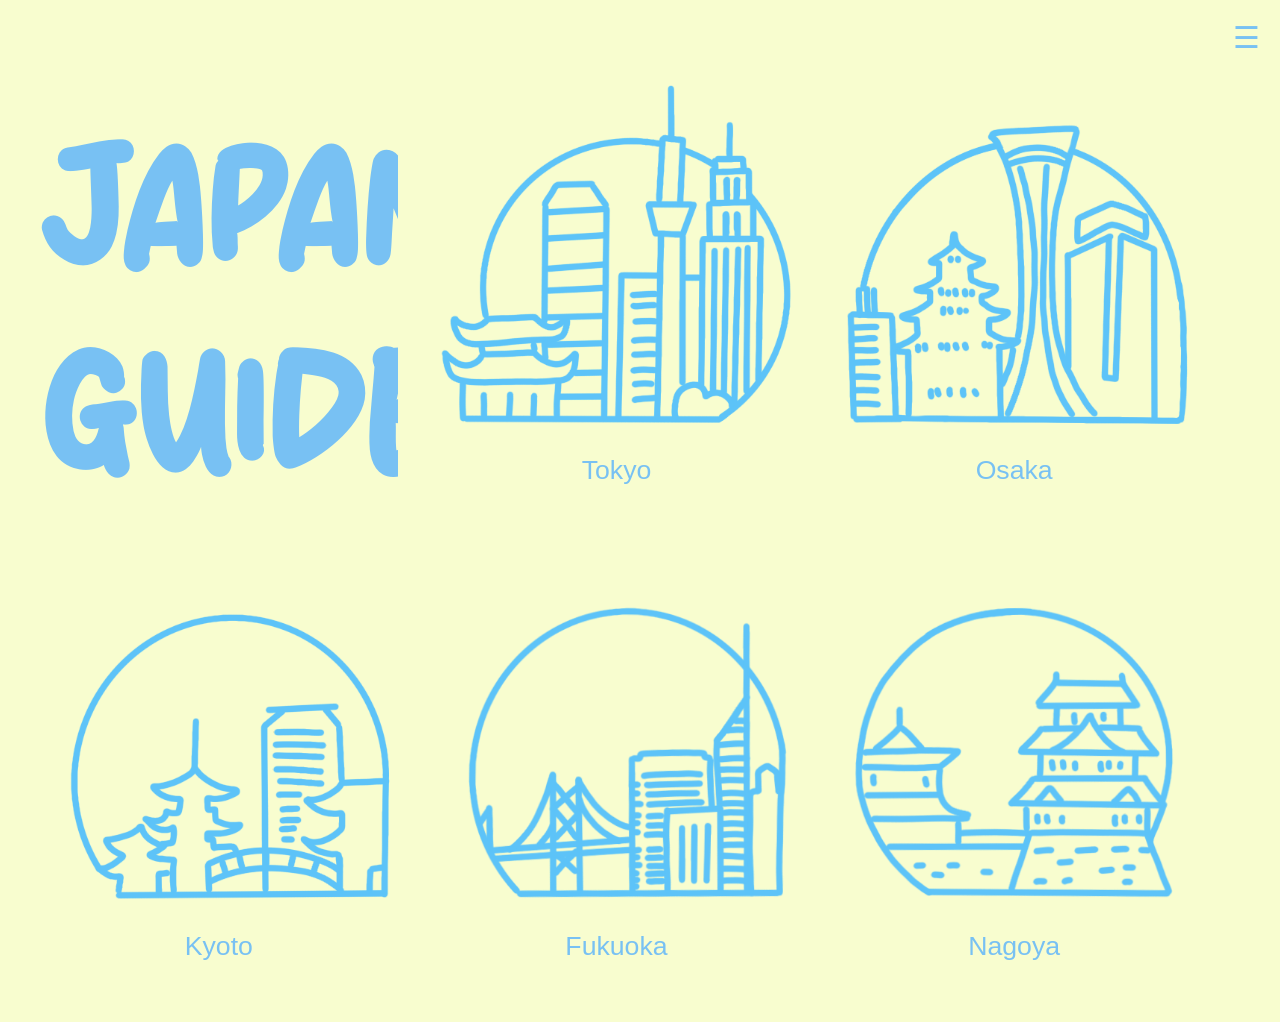
<file: index.html>
<html lang="en">
    <head>
        <meta charset="UTF-8">
        <meta name="viewport" content="width=device-width, initial-scale=1.0">
        <title>Japan Vacation Guide</title>
        <link rel="stylesheet" href="css/homepage.css">
        <link rel="icon" type="image/icon" href="images/icon.png">
    </head>

    <body>
        <div id="main">
            <span id="opennav">&#9776</span>
        </div>

        <div class="sidenav" id="mySidenav">
            <a href="#" class="closebtn" id="closebtn">&times;</a>
            <ul>
                <li>
                    <a href="html/tokyo.html">Toyko</a>
                </li>
                <li>
                    <a href="html/osaka.html">Osaka</a>
                </li>
                <li>
                    <a href="html/kyoto.html">Kyoto</a>
                </li>
                <li>
                    <a href="html/fukuoka.html">Fukuoka</a>
                </li>
                <li>
                    <a href="html/nagoya.html">Nagoya</a>
                </li>
                <li>
            </ul>
        </div>

        <script>
            document.getElementById("opennav").addEventListener("click",function(){
                document.getElementById("mySidenav").style.width = "250px";
                document.getElementById("main").style.marginRight = "250px";
                document.body.style.backgroundColor = ""
            })

            document.getElementById("closebtn").addEventListener("click",function(){
                document.getElementById("mySidenav").style.width = "0";
                document.getElementById("main").style.marginRight = "0";
                document.body.style.backgroundColor = ""
            })
        </script>

    <div class="grid-container">
        <div class="grid-item">
            <h1>JAPAN GUIDE</h1>
            <div class="text-overlay">
                <div class="text"><p>Planning a trip can be overwhelming. Here, you will find the most popular attractions, foods, and shopping locations of each city and how to get around in one place!</p> <br> Information from this webpage is sourced from https://www.japan-guide.com/</div>
            </div>
        </div>
        <a href="html/tokyo.html">
            <div class="grid-item">
                <img src="images/tokyo icon.png" alt="Image 1">
                <div class="text"> Tokyo </div>
                <div class="text-overlay">
                    <div class="text">Part of the Kanto region, Tokyo is the capital of Japan and a popular tourist destination. Recognized for setting trends in fashion, art, and technology - it offers a blend of traditional and modern Japanese culture.</div>
                </div>
            </div>
        </a>
        <a href="html/osaka.html">
            <div class="grid-item">
                <img src="images/osaka icon.png" alt="Image 1">
                <div class="text"> Osaka </div>
                <div class="text-overlay">
                    <div class="text">Located in the Kansai region, Osaka is the second largest city after Tokyo. Known for its modern architecture and nightlife, it is the heart of Japan's cultural and economical development.</div>
                </div>
            </div>
        </a>
        <a href="html/kyoto.html">
            <div class="grid-item">
                <img src="images/kyoto icon.png" alt="Image 1">
                <div class="text"> Kyoto </div>
                <div class="text-overlay">
                    <div class="text">Once the capital of Japan, Kyoto is part of the Kansai region. Famous for its historical attractions, there are many temples, palaces, and traditional houses, Kyoto is where you can get a taste of rural Japan.</div>
                </div>
            </div>
        </a>
        <a href="html/fukuoka.html">
            <div class="grid-item">
                <img src="images/fukuoka icon.png" alt="Image 1">
                <div class="text"> Fukuoka </div>
                <div class="text-overlay">
                    <div class="text">Fukuoka is part of the Kyushu region in Japan. Known for its vibrant food scene, the city has been a center of international commerce since ancient times. </div>
                </div>
            </div>
        </a>
        <a href="html/nagoya.html">
            <div class="grid-item">
                    <img src="images/nagoya icon.png" alt="Image 1">
                <div class="text"> Nagoya </div>
                <div class="text-overlay">
                    <div class="text">Located on the Pacific coast, Nagoya is the largest city on the Chubu region. Many of history's most famous samurai battles happened in and around the greater Nagoya region.</div>
                </div>
            </div>
        </a>
    </div>

    </body>
</html>
</file>
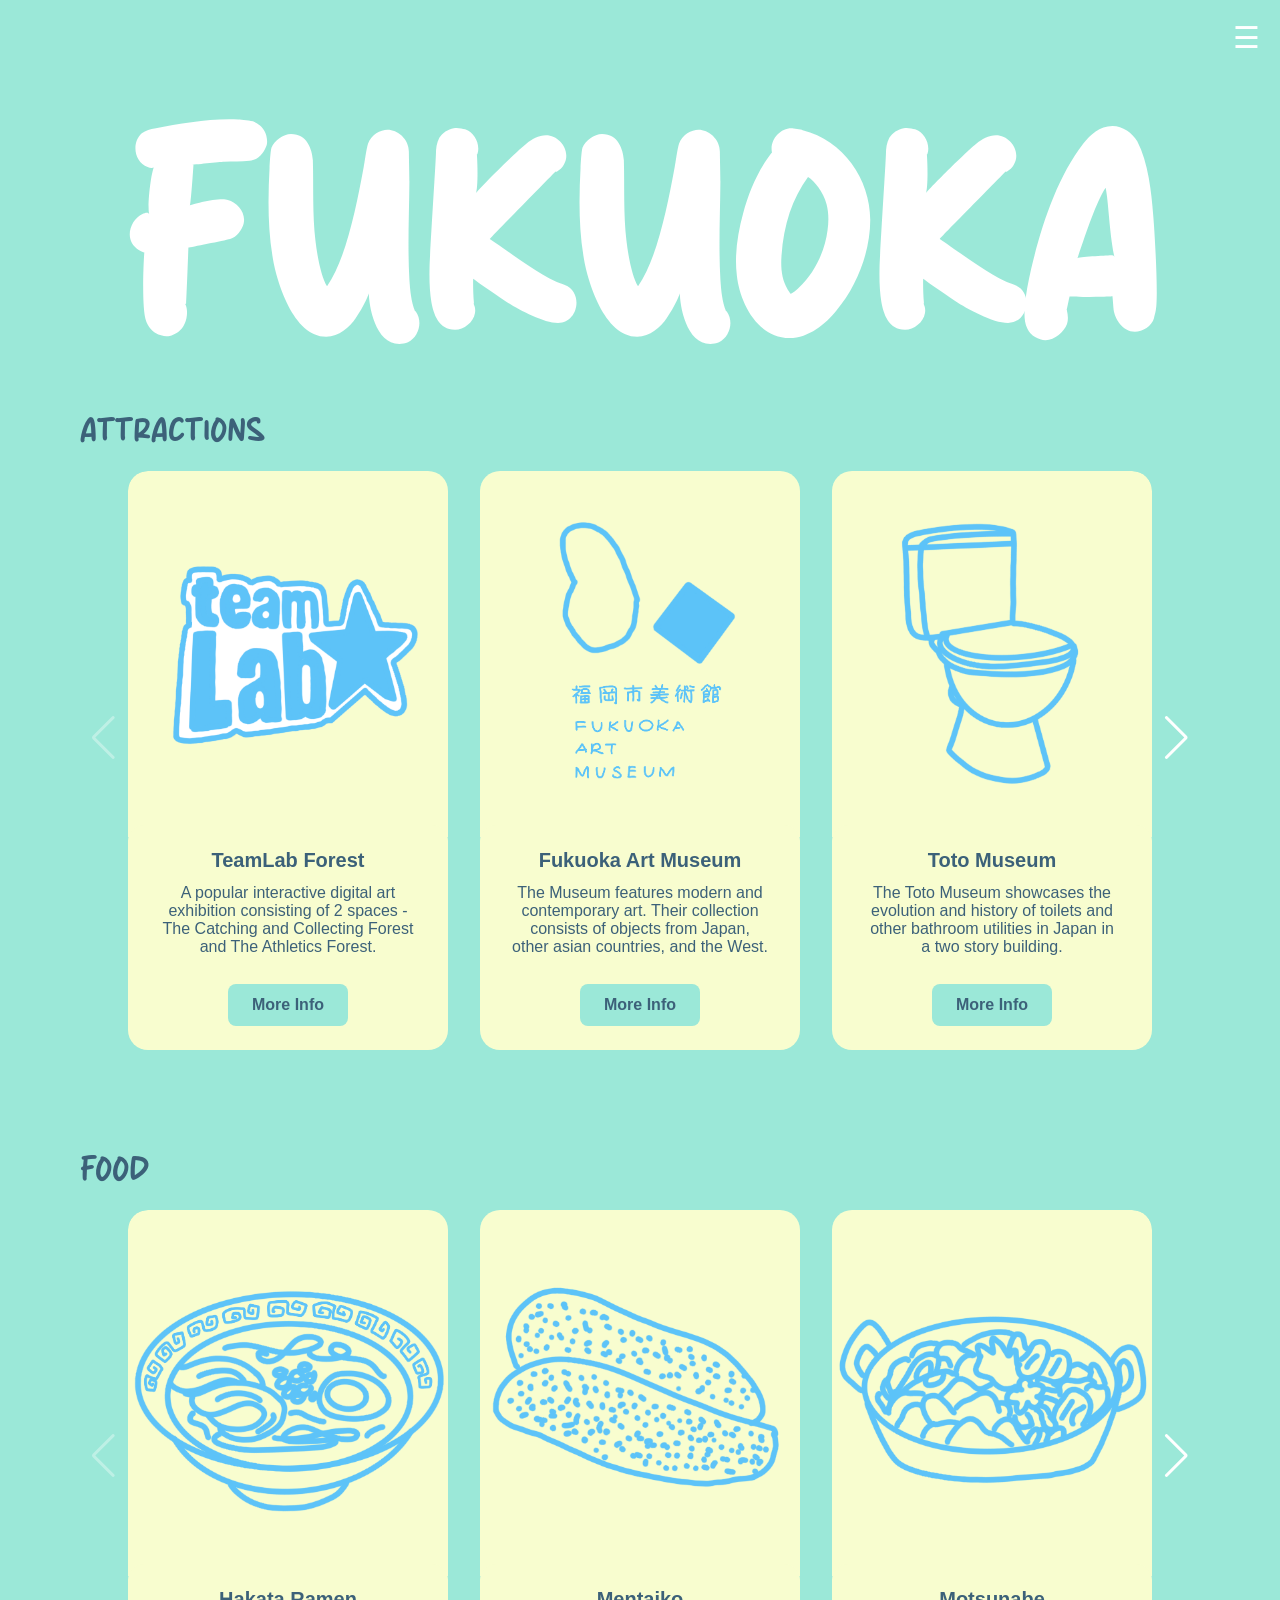
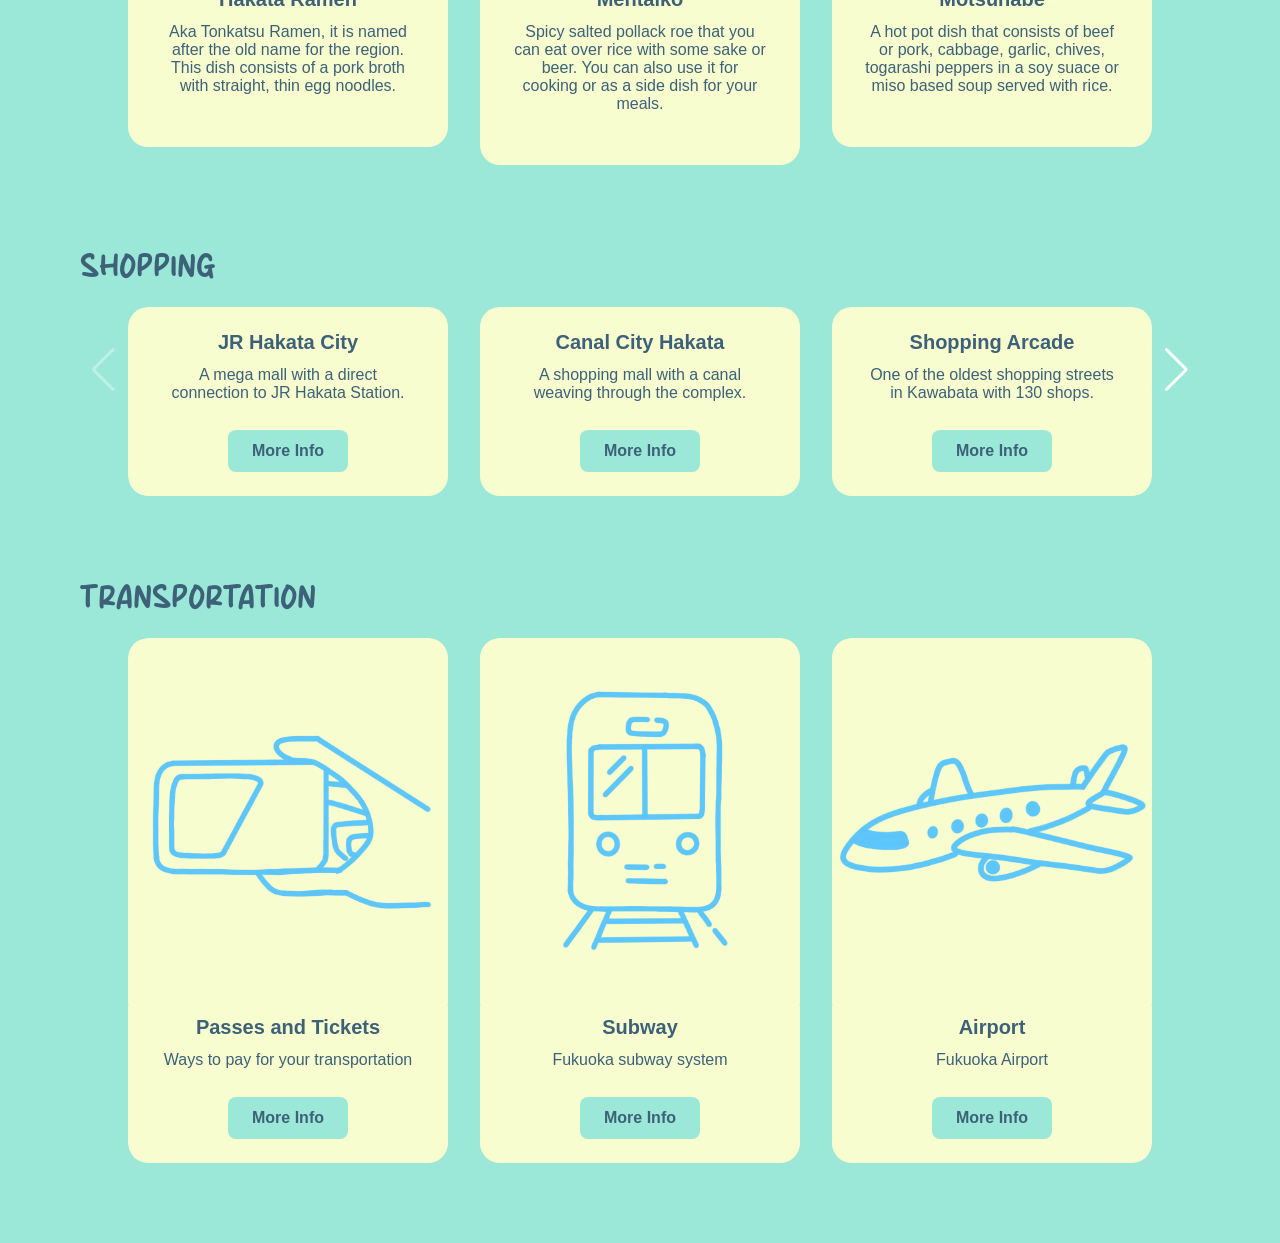
<file: html/fukuoka.html>
<html lang="en">
<head>
    <meta charset="UTF-8">
    <meta name="viewport" content="width=device-width, initial-scale=1.0">
    <title>Fukuoka</title>
    <link rel="stylesheet" href="../css/fukuoka.css">
    <link rel="stylesheet" href="../css/swiper-bundle.min.css">
    <link rel="icon" type="image/icon" href="../images/icon.png">
</head>

<body>
        <!-- Menu Panel -->
    <div id="main">
        <span id="opennav">&#9776</span>
    </div>

    <div class="sidenav" id="mySidenav">
        <a href="#" class="closebtn" id="closebtn">&times;</a>
        <ul>
            <li>
                <a href="../index.html">Home</a>
            </li>
            <li>
                <a href="../html/tokyo.html">Tokyo</a>
            </li>
            <li>
                <a href="../html/osaka.html">Osaka</a>
            </li>
            <li>
                <a href="../html/kyoto.html">Kyoto</a>
            </li>
            <li>
                <a href="../html/fukuoka.html">Fukuoka</a>
            </li>
            <li>
                <a href="../html/nagoya.html">Nagoya</a>
            </li>
        </ul>
    </div>

    <h1>FUKUOKA</h1>

    <!-- Attractions Card Slider -->
    <div class="container">
        <div class="card__container swiper">
            <h2>Attractions</h2>
            <div class="card__content">
                <div class="swiper-wrapper">
                    <article class="card__article swiper-slide">
                        <div class="card__image">
                            <img src="../images/fukuoka images/team labs.png" alt="image" class="card__img">
                            <div class="card__shadow"></div>
                        </div>

                        <div class="card__data">
                            <h3 class="card__name">TeamLab Forest</h3>
                            <p class="card__description">
                                A popular interactive digital art exhibition consisting of 2 spaces - The Catching and Collecting Forest and The Athletics Forest. 
                            </p>

                            <a href="https://www.teamlab.art/e/forest/" class="card__button" target="_blank"> More Info</a>
                        </div>
                    </article>

                    <article class="card__article swiper-slide">
                        <div class="card__image">
                            <img src="../images/fukuoka images/fukuoka art museum.png" alt="image" class="card__img">
                            <div class="card__shadow"></div>
                        </div>

                        <div class="card__data">
                            <h3 class="card__name">Fukuoka Art Museum</h3>
                            <p class="card__description">
                                The Museum features modern and contemporary art. Their collection consists of objects from Japan, other asian countries, and the West.
                                
                            </p>

                            <a href="https://www.fukuoka-art-museum.jp/en/" class="card__button" target="_blank"> More Info</a>
                        </div>
                    </article>

                    <article class="card__article swiper-slide">
                        <div class="card__image">
                            <img src="../images/fukuoka images/toto.png" alt="image" class="card__img">
                            <div class="card__shadow"></div>
                        </div>

                        <div class="card__data">
                            <h3 class="card__name">Toto Museum</h3>
                            <p class="card__description">
                                The Toto Museum showcases the evolution and history of toilets and other bathroom utilities in Japan in a two story building.
                            </p>

                            <a href="https://jp.toto.com/en/knowledge/visit/museum/" class="card__button" target="_blank"> More Info</a>
                        </div>
                    </article>

                    <article class="card__article swiper-slide">
                        <div class="card__image">
                            <img src="../images/fukuoka images/kushida shrine.png" alt="image" class="card__img">
                            <div class="card__shadow"></div>
                        </div>

                        <div class="card__data">
                            <h3 class="card__name">Kushida Shrine</h3>
                            <p class="card__description">
                                Built in 757, this shrine is shaded by a 1000 year old ginko tree. Summer festivals Hakata Gion Yamakasa and Hakata Okunchi start at this shrine.
                            </p>

                            <a href="https://gofukuoka.jp/spots/detail/26906" class="card__button" target="_blank"> More Info</a>
                        </div>
                    </article>

                    <article class="card__article swiper-slide">
                        <div class="card__image">
                            <img src="../images/fukuoka images/fukuoka castle ruins.png" alt="image" class="card__img">
                            <div class="card__shadow"></div>
                        </div>

                        <div class="card__data">
                            <h3 class="card__name">Fukuoka Castle Ruins</h3>
                            <p class="card__description">
                                The castle ruins lie in the centre of Fukuoka. The best time to visit is between late March and early April when cherry blossoms bloom.
                            </p>

                            <a href="https://www.japan.travel/en/spot/795/" class="card__button" target="_blank"> More Info</a>
                        </div>
                    </article>
                </div>
            </div>

            <div class="swiper-button-prev"></div>
            <div class="swiper-button-next"></div>
        </div>
    </div>
    
    <!-- Food Card Slider -->
    <div class="container">
        <div class="card__container swiper">
            <h2>Food</h2>
            <div class="card__content">
                <div class="swiper-wrapper">
                    <article class="card__article swiper-slide">
                        <div class="card__image">
                            <img src="../images/fukuoka images/hakata ramen .png" alt="image" class="card__img">
                            <div class="card__shadow"></div>
                        </div>

                        <div class="card__data">
                            <h3 class="card__name">Hakata Ramen</h3>
                            <p class="card__description">
                                Aka Tonkatsu Ramen, it is named after the old name for the region. This dish consists of a pork broth with straight, thin egg noodles. 
                            </p>
                        </div>
                    </article>

                    <article class="card__article swiper-slide">
                        <div class="card__image">
                            <img src="../images/fukuoka images/mentaiko.png" alt="image" class="card__img">
                            <div class="card__shadow"></div>
                        </div>

                        <div class="card__data">
                            <h3 class="card__name">Mentaiko</h3>
                            <p class="card__description">
                                Spicy salted pollack roe that you can eat over rice with some sake or beer. You can also use it for cooking or as a side dish for your meals.
                            </p>
                        </div>
                    </article>

                    <article class="card__article swiper-slide">
                        <div class="card__image">
                            <img src="../images/fukuoka images/motsunabe.png" alt="image" class="card__img">
                            <div class="card__shadow"></div>
                        </div>

                        <div class="card__data">
                            <h3 class="card__name">Motsunabe</h3>
                            <p class="card__description">
                                A hot pot dish that consists of beef or pork, cabbage, garlic, chives, togarashi peppers in a soy suace or miso based soup served with rice. 
                            </p>
                        </div>
                    </article>

                    <article class="card__article swiper-slide">
                        <div class="card__image">
                            <img src="../images/fukuoka images/tetsunabe gyoza.png" alt="image" class="card__img">
                            <div class="card__shadow"></div>
                        </div>

                        <div class="card__data">
                            <h3 class="card__name">Tetsunabe Gyoza</h3>
                            <p class="card__description">
                                Pan fried dumplings served in a cast iron skillet that are typically stuffed with a mixture of ground pork, cabbage, and green onions.
                            </p>
                        </div>
                    </article>
                </div>
            </div>

            <div class="swiper-button-prev"></div>
            <div class="swiper-button-next"></div>
        </div>
    </div>

    <!-- Shopping Slider -->
    <div class="container">
        
        <div class="card__container swiper">
            <h2>Shopping</h2>
            <div class="card__content">
                <div class="swiper-wrapper">
                    <article class="card__article swiper-slide">
                        <div class="card__data">
                            <h3 class="card__name">JR Hakata City</h3>
                            <p class="card__description">
                                A mega mall with a direct connection to JR Hakata Station.
                            </p>

                            <a href="https://www.jrhakatacity.com.e.bv.hp.transer.com/" class="card__button" target="_blank"> More Info</a>
                        </div>
                    </article>

                    <article class="card__article swiper-slide">
                        <div class="card__data">
                            <h3 class="card__name">Canal City Hakata</h3>
                            <p class="card__description">
                                A shopping mall with a canal weaving through the complex.
                            </p>

                            <a href="https://canalcity.co.jp/english" class="card__button" target="_blank"> More Info</a>
                        </div>
                    </article>

                    <article class="card__article swiper-slide">
                        <div class="card__data">
                            <h3 class="card__name">Shopping Arcade</h3>
                            <p class="card__description">
                                One of the oldest shopping streets in Kawabata with 130 shops. 
                            </p>

                            <a href="https://kawabatadori.com/en/about-en/" class="card__button" target="_blank"> More Info</a>
                        </div>
                    </article>

                    <article class="card__article swiper-slide">
                        <div class="card__data">
                            <h3 class="card__name">Tenjin Underground Mall</h3>
                            <p class="card__description">
                                150 stores lining two 600m long underground passages. 
                            </p>

                            <a href="https://gofukuoka.jp/spots/detail/27127" class="card__button" target="_blank"> More Info</a>
                        </div>
                    </article>
                </div>
            </div>

            <div class="swiper-button-prev"></div>
            <div class="swiper-button-next"></div>
        </div>
    </div>

    <!-- Transportation Slider -->
    <div class="container">
        <div class="card__container swiper">
            <h2>Transportation</h2>
            <div class="card__content">
                <div class="swiper-wrapper">
                    <article class="card__article swiper-slide">
                        <div class="card__image">
                            <img src="../images/fukuoka images/passestickets.png" alt="image" class="card__img">
                            <div class="card__shadow"></div>
                        </div>

                        <div class="card__data">
                            <h3 class="card__name">Passes and Tickets</h3>
                            <p class="card__description">
                                Ways to pay for your transportation 
                            </p>

                            <a href="../html/fukuokatickets.html" class="card__button"> More Info</a>
                        </div>
                    </article>

                    <article class="card__article swiper-slide">
                        <div class="card__image">
                            <img src="../images/fukuoka images/subway.png" alt="image" class="card__img">
                            <div class="card__shadow"></div>
                        </div>

                        <div class="card__data">
                            <h3 class="card__name">Subway</h3>
                            <p class="card__description">
                                Fukuoka subway system
                            </p>

                            <a href="https://subway.city.fukuoka.lg.jp/eng/route/" class="card__button" target="_blank"> More Info</a>
                        </div>
                    </article>

                    <article class="card__article swiper-slide">
                        <div class="card__image">
                            <img src="../images/fukuoka images/airport.png" alt="image" class="card__img">
                            <div class="card__shadow"></div>
                        </div>

                        <div class="card__data">
                            <h3 class="card__name">Airport</h3>
                            <p class="card__description">
                                Fukuoka Airport 
                            </p>

                            <a href="https://www.fukuoka-airport.jp/en/" class="card__button" target="_blank"> More Info</a>
                        </div>
                    </article>
                </div>
            </div>

            <div class="swiper-button-prev"></div>
            <div class="swiper-button-next"></div>
        </div>
    </div>

    <script src="../javascript/swiper-bundle.min.js"></script>
    <script src="../javascript/card swipe.js"></script>

</body>

</html>
</file>
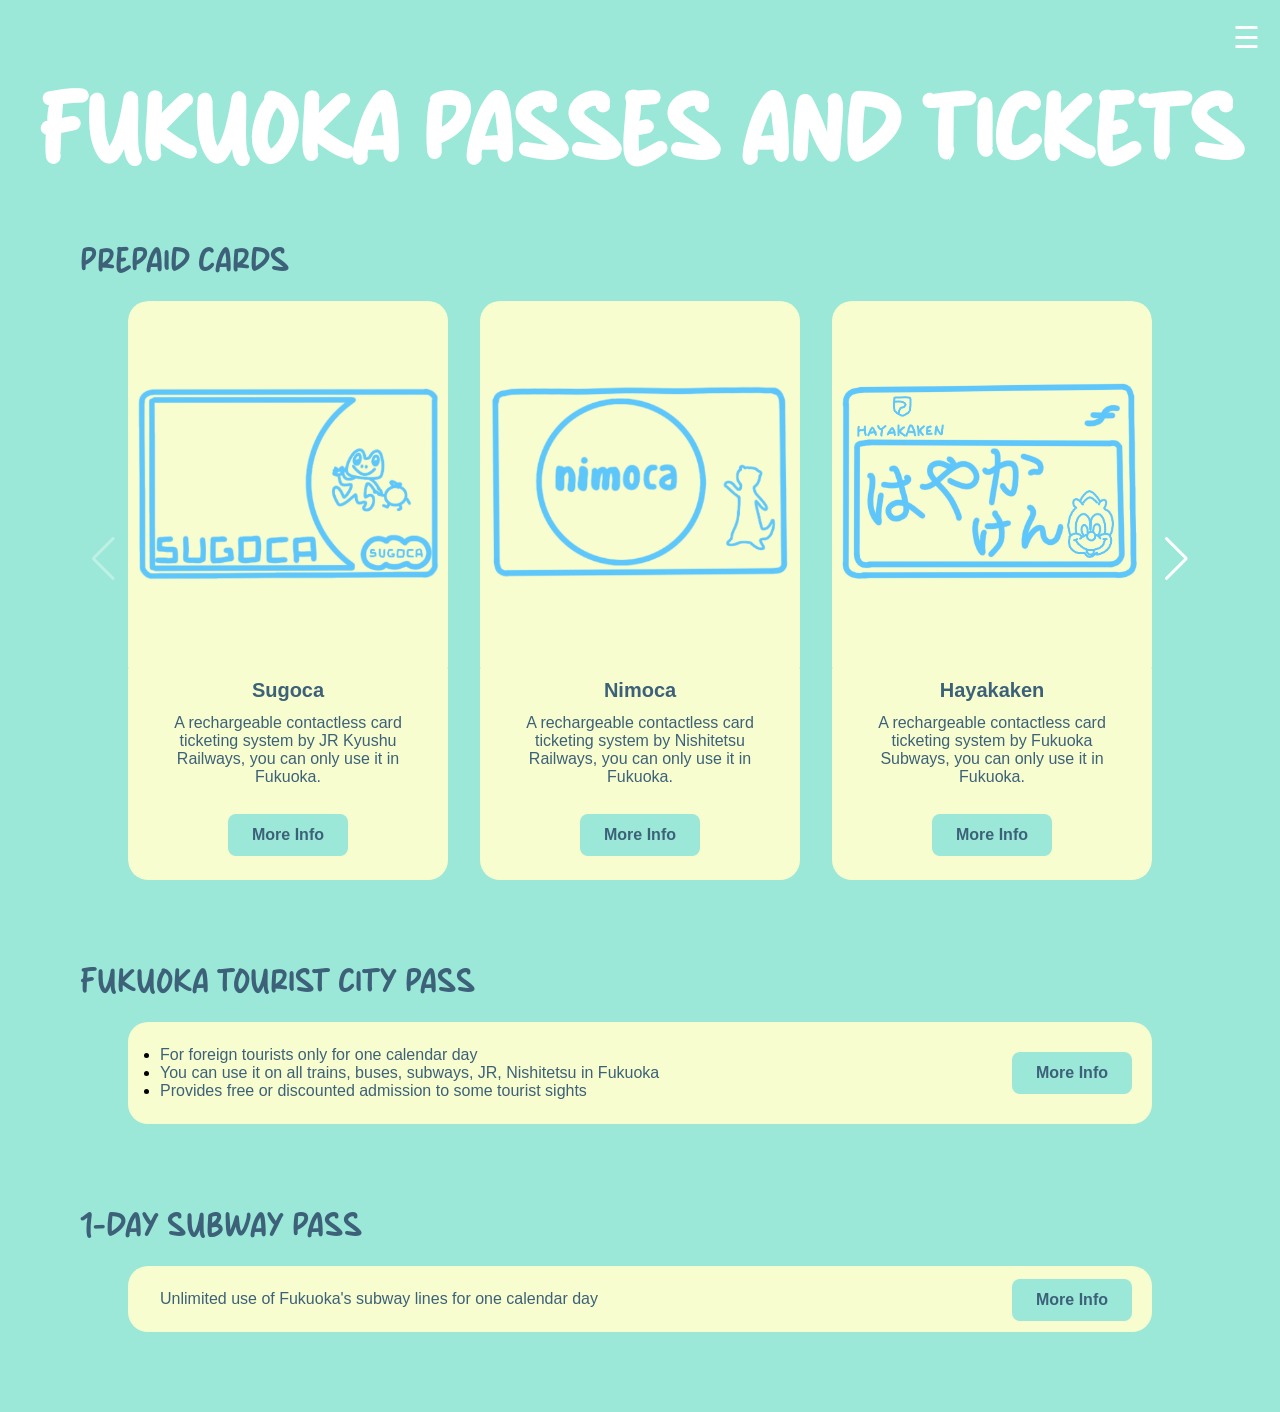
<file: html/fukuokatickets.html>
<html lang="en">
<head>
    <meta charset="UTF-8">
    <meta name="viewport" content="width=device-width, initial-scale=1.0">
    <title>Fukuoka Passes and Tickets</title>
    <link rel="stylesheet" href="../css/fukuokatickets.css">
    <link rel="stylesheet" href="../css/swiper-bundle.min.css">
    <link rel="icon" type="image/icon" href="../images/icon.png">
</head>
<body>
    <!-- Menu Panel -->
    <div id="main">
        <span id="opennav">&#9776</span>
    </div>
    
    <div class="sidenav" id="mySidenav">
        <a href="#" class="closebtn" id="closebtn">&times;</a>
        <ul>
            <li>
                <a href="../index.html">Home</a>
            </li>
            <li>
                <a href="../html/tokyo.html">Tokyo</a>
            </li>
            <li>
                <a href="../html/osaka.html">Osaka</a>
            </li>
            <li>
                <a href="../html/kyoto.html">Kyoto</a>
            </li>
            <li>
                <a href="../html/fukuoka.html">Fukuoka</a>
            </li>
            <li>
                <a href="../html/nagoya.html">Nagoya</a>
            </li>
        </ul>
    </div>

    <h1>FUKUOKA PASSES AND TICKETS</h1>

    <div class="container">
        <div class="card__container swiper">
            <h2>Prepaid Cards</h2>
            <div class="card__content">
                <div class="swiper-wrapper">
                    <article class="card__article swiper-slide">
                        <div class="card__image">
                            <img src="../images/fukuoka images/sugoca.png" alt="image" class="card__img">
                            <div class="card__shadow"></div>
                        </div>

                        <div class="card__data">
                            <h3 class="card__name">Sugoca</h3>
                            <p class="card__description">
                                A rechargeable contactless card ticketing system by JR Kyushu Railways, you can only use it in Fukuoka. 
                            </p>

                            <a href="https://www.jrkyushu.co.jp/english/sugomon_pass/" class="card__button" target="_blank"> More Info</a>
                        </div>
                    </article>

                    <article class="card__article swiper-slide">
                        <div class="card__image">
                            <img src="../images/fukuoka images/nimoca.png" alt="image" class="card__img">
                            <div class="card__shadow"></div>
                        </div>

                        <div class="card__data">
                            <h3 class="card__name">Nimoca</h3>
                            <p class="card__description">
                                A rechargeable contactless card ticketing system by Nishitetsu Railways, you can only use it in Fukuoka.
                            </p>

                            <a href="https://www.nimoca.jp/language/en.html" class="card__button" target="_blank" target="_blank"> More Info</a>
                        </div>
                    </article>

                    <article class="card__article swiper-slide">
                        <div class="card__image">
                            <img src="../images/fukuoka images/hayakaken.png" alt="image" class="card__img">
                            <div class="card__shadow"></div>
                        </div>

                        <div class="card__data">
                            <h3 class="card__name">Hayakaken</h3>
                            <p class="card__description">
                                A rechargeable contactless card ticketing system by Fukuoka Subways, you can only use it in Fukuoka.
                            </p>

                            <a href="https://subway.city.fukuoka.lg.jp/eng/fare/one/" class="card__button" target="_blank" target="_blank"> More Info</a>
                        </div>
                    </article>

                    <article class="card__article swiper-slide">
                        <div class="card__image">
                            <img src="../images/fukuoka images/suica.png" alt="image" class="card__img">
                            <div class="card__shadow"></div>
                        </div>

                        <div class="card__data">
                            <h3 class="card__name">Suica Card</h3>
                            <p class="card__description">
                                A rechargeable contactless card ticketing system that you can use in all cities of Japan. 
                            </p>

                            <a href="https://www.japan-rail-pass.com/transportation/prepaid-cards/suica" class="card__button" target="_blank" target="_blank"> More Info</a>
                        </div>
                    </article>
                </div>
            </div>

            <div class="swiper-button-prev"></div>
            <div class="swiper-button-next"></div>
        </div>
    </div>       

    <div class="container">
        <div class="card__container swiper">
            <h2>Fukuoka Tourist City Pass</h2>
            <div class="card__content">
                <div class="rounded-rectangle">
                    <ul>
                        <li>
                            <a>For foreign tourists only for one calendar day</a>
                        </li>
                        <li>
                            <a>You can use it on all trains, buses, subways, JR, Nishitetsu in Fukuoka</a>
                        </li>
                        <li>
                            <a>Provides free or discounted admission to some tourist sights</a>
                        </li>
                    </ul>

                    <a href="https://gofukuoka.jp/citypass.html" class="card__button2" target="_blank"> More Info</a>
                </div>
            </div>
        </div>
    </div>

    <div class="container">
        <div class="card__container swiper">
            <h2>1-Day Subway Pass</h2>
            <div class="card__content">
                <div class="rounded-rectangle">
                    <a>Unlimited use of Fukuoka's subway lines for one calendar day</a>
                    <a href="https://subway.city.fukuoka.lg.jp/eng/fare/one/" class="card__button3" target="_blank"> More Info</a>
                </div>
            </div>
        </div>
    </div>


    <script src="../javascript/swiper-bundle.min.js"></script>
    <script src="../javascript/card swipe.js"></script>
</body>
</html>
</file>
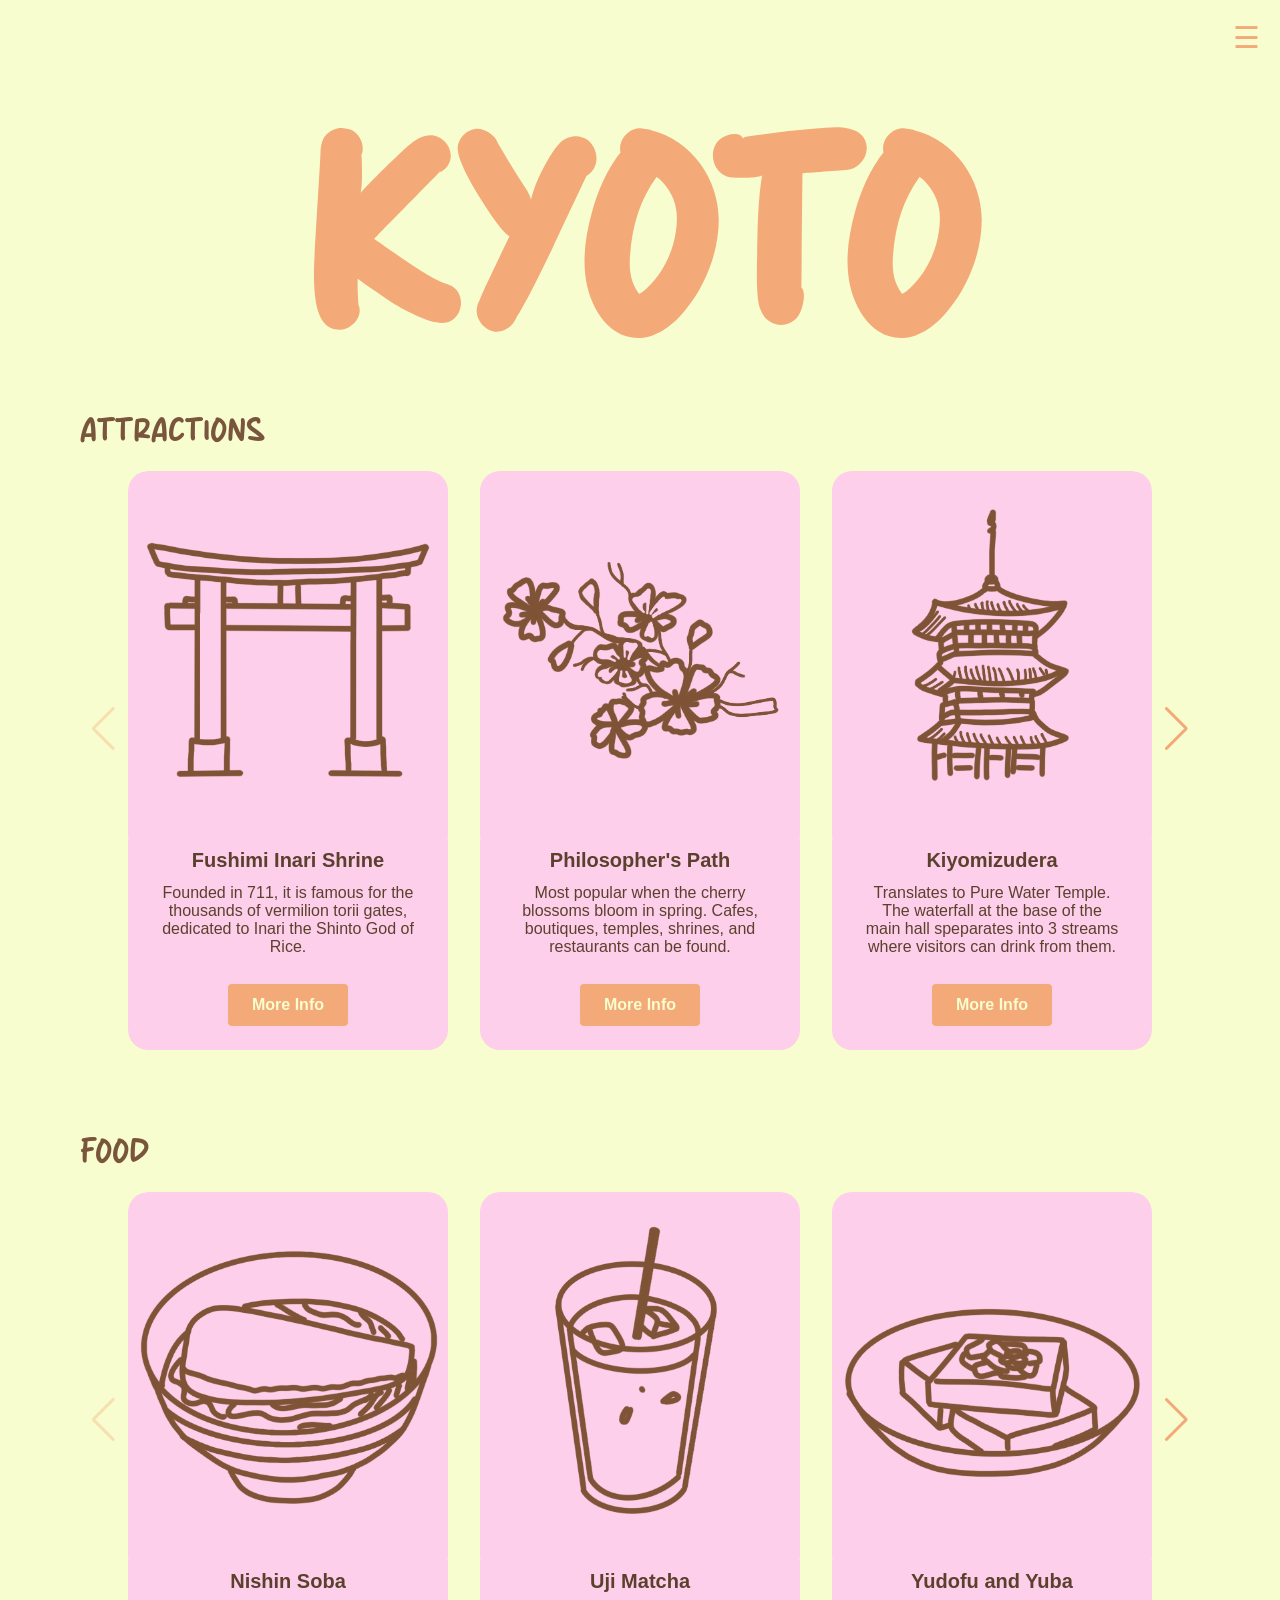
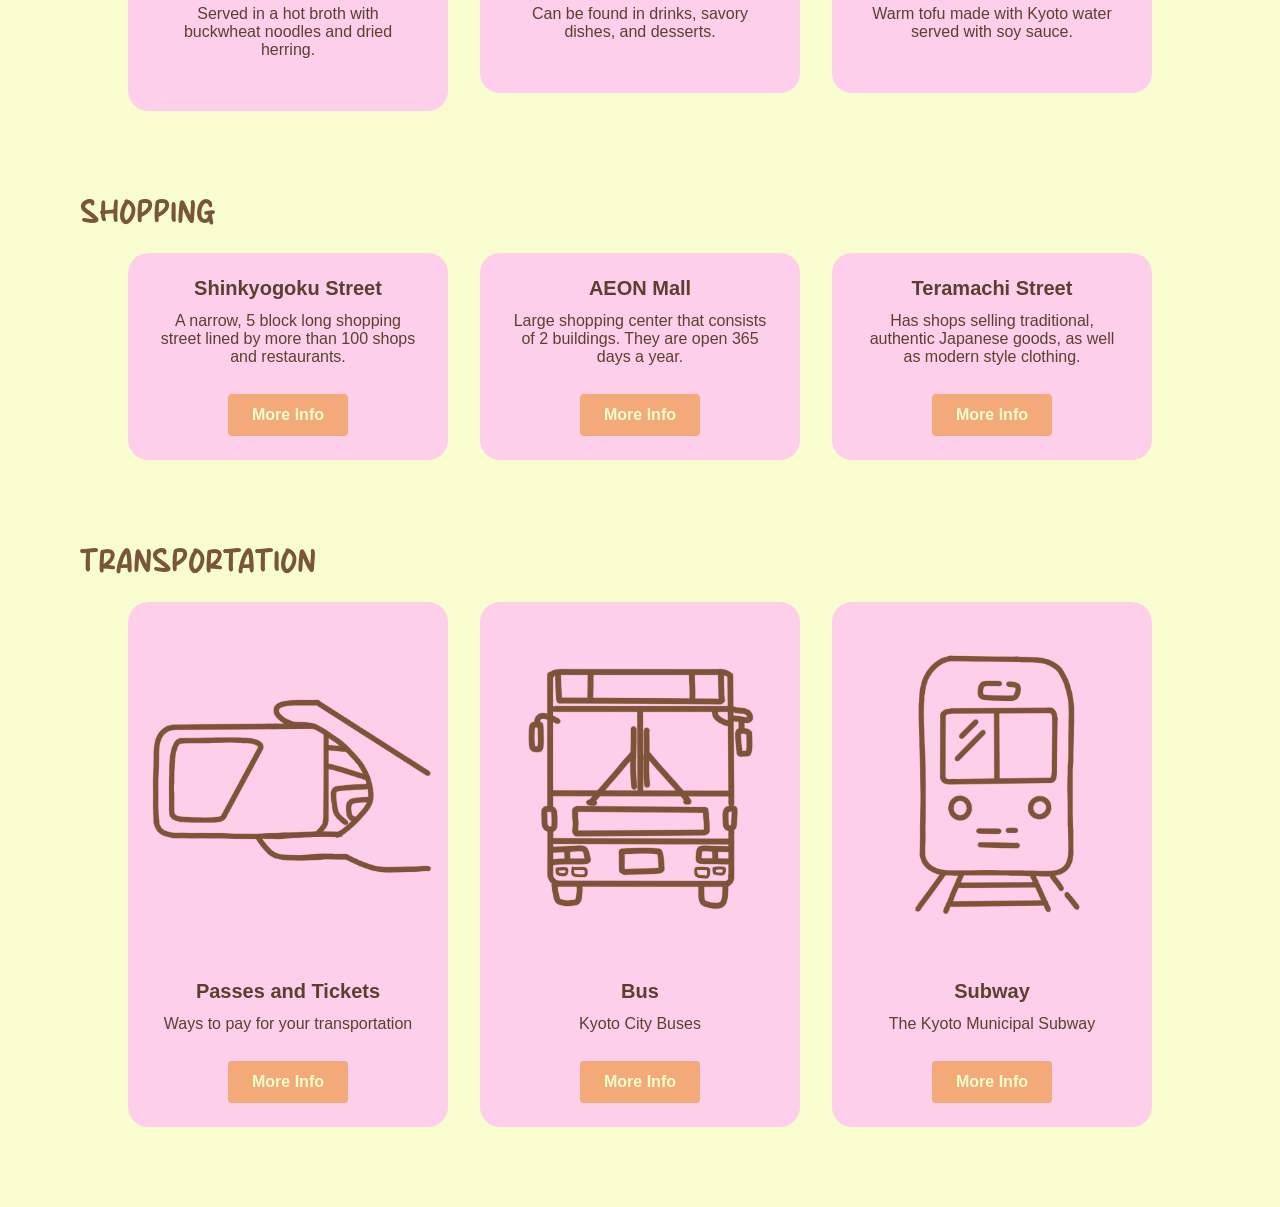
<file: html/kyoto.html>
<html lang="en">
<head>
    <meta charset="UTF-8">
    <meta name="viewport" content="width=device-width, initial-scale=1.0">
    <title>Kyoto</title>
    <link rel="stylesheet" href="../css/kyoto.css">
    <link rel="stylesheet" href="../css/swiper-bundle.min kyoto.css">
    <link rel="icon" type="image/icon" href="../images/icon.png">
</head>

<body>
        <!-- Menu Panel -->
    <div id="main">
        <span id="opennav">&#9776</span>
    </div>

    <div class="sidenav" id="mySidenav">
        <a href="#" class="closebtn" id="closebtn">&times;</a>
        <ul>
            <li>
                <a href="../index.html">Home</a>
            </li>
            <li>
                <a href="../html/tokyo.html">Tokyo</a>
            </li>
            <li>
                <a href="../html/osaka.html">Osaka</a>
            </li>
            <li>
                <a href="../html/kyoto.html">Kyoto</a>
            </li>
            <li>
                <a href="../html/fukuoka.html">Fukuoka</a>
            </li>
            <li>
                <a href="../html/nagoya.html">Nagoya</a>
            </li>
        </ul>
    </div>

    <h1>KYOTO</h1>

    <!-- Attractions Card Slider -->
    <div class="container">
        <div class="card__container swiper">
            <h2>Attractions</h2>
            <div class="card__content">
                <div class="swiper-wrapper">
                    <article class="card__article swiper-slide">
                        <div class="card__image">
                            <img src="../images/kyoto images/Fushimi Inari Shrine.png" alt="image" class="card__img">
                            <div class="card__shadow"></div>
                        </div>

                        <div class="card__data">
                            <h3 class="card__name">Fushimi Inari Shrine</h3>
                            <p class="card__description">
                                Founded in 711, it is famous for the thousands of vermilion torii gates, dedicated to Inari the Shinto God of Rice. 
                            </p>

                            <a href="https://www.japan.travel/en/spot/1128/" class="card__button" target="_blank"> More Info</a>
                        </div>
                    </article>

                    <article class="card__article swiper-slide">
                        <div class="card__image">
                            <img src="../images/kyoto images/Philosopher's path.png" alt="image" class="card__img">
                            <div class="card__shadow"></div>
                        </div>

                        <div class="card__data">
                            <h3 class="card__name">Philosopher's Path</h3>
                            <p class="card__description">
                                Most popular when the cherry blossoms bloom in spring. Cafes, boutiques, temples, shrines, and restaurants can be found. 
                            </p>

                            <a href="https://www.japan.travel/en/spot/1162/" class="card__button" target="_blank"> More Info</a>
                        </div>
                    </article>

                    <article class="card__article swiper-slide">
                        <div class="card__image">
                            <img src="../images/kyoto images/Kiyomizudera.png" alt="image" class="card__img">
                            <div class="card__shadow"></div>
                        </div>

                        <div class="card__data">
                            <h3 class="card__name">Kiyomizudera</h3>
                            <p class="card__description">
                                Translates to Pure Water Temple. The waterfall at the base of the main hall speparates into 3 streams where visitors can drink from them. 
                            </p>

                            <a href="https://www.kiyomizudera.or.jp/en/" class="card__button" target="_blank"> More Info</a>
                        </div>
                    </article>

                    <article class="card__article swiper-slide">
                        <div class="card__image">
                            <img src="../images/kyoto images/Kyoto National Museum.png" alt="image" class="card__img">
                            <div class="card__shadow"></div>
                        </div>

                        <div class="card__data">
                            <h3 class="card__name">Kyoto National Museum</h3>
                            <p class="card__description">
                                One of the major art museums in Japan, it focuses on pre-modern Japanese and Asian art such as archaeological relics, and paintings.
                            </p>

                            <a href="https://www.kyohaku.go.jp/eng/" class="card__button" target="_blank"> More Info</a>
                        </div>
                    </article>
                </div>
            </div>

            <div class="swiper-button-prev"></div>
            <div class="swiper-button-next"></div>
        </div>
    </div>
    
    <!-- Food Card Slider -->
    <div class="container">
        <div class="card__container swiper">
            <h2>Food</h2>
            <div class="card__content">
                <div class="swiper-wrapper">
                    <article class="card__article swiper-slide">
                        <div class="card__image">
                            <img src="../images/kyoto images/Nishin Soba.png" alt="image" class="card__img">
                            <div class="card__shadow"></div>
                        </div>

                        <div class="card__data">
                            <h3 class="card__name">Nishin Soba</h3>
                            <p class="card__description">
                                Served in a hot broth with buckwheat noodles and dried herring.
                            </p>
                        </div>
                    </article>

                    <article class="card__article swiper-slide">
                        <div class="card__image">
                            <img src="../images/kyoto images/Uji Matcha.png" alt="image" class="card__img">
                            <div class="card__shadow"></div>
                        </div>

                        <div class="card__data">
                            <h3 class="card__name">Uji Matcha</h3>
                            <p class="card__description">
                                Can be found in drinks, savory dishes, and desserts. 
                            </p>
                        </div>
                    </article>

                    <article class="card__article swiper-slide">
                        <div class="card__image">
                            <img src="../images/kyoto images/Yudofu and yuba.png" alt="image" class="card__img">
                            <div class="card__shadow"></div>
                        </div>

                        <div class="card__data">
                            <h3 class="card__name">Yudofu and Yuba</h3>
                            <p class="card__description">
                                Warm tofu made with Kyoto water served with soy sauce. 
                            </p>
                        </div>
                    </article>

                    <article class="card__article swiper-slide">
                        <div class="card__image">
                            <img src="../images/kyoto images/Shojin Ryori.png" alt="image" class="card__img">
                            <div class="card__shadow"></div>
                        </div>

                        <div class="card__data">
                            <h3 class="card__name">Shojin Ryori</h3>
                            <p class="card__description">
                                Plant based dishes that use dried and fermented soybean foods.
                            </p>
                        </div>
                    </article>
                </div>
            </div>

            <div class="swiper-button-prev"></div>
            <div class="swiper-button-next"></div>
        </div>
    </div>

    <!-- Shopping Slider -->
    <div class="container">
        
        <div class="card__container swiper">
            <h2>Shopping</h2>
            <div class="card__content">
                <div class="swiper-wrapper">
                    <article class="card__article swiper-slide">
                        <div class="card__data">
                            <h3 class="card__name">Shinkyogoku Street</h3>
                            <p class="card__description">
                                A narrow, 5 block long shopping street lined by more than 100 shops and restaurants.
                            </p>

                            <a href="https://www.shinkyogoku.or.jp/foreign/english.html" class="card__button" target="_blank"> More Info</a>
                        </div>
                    </article>

                    <article class="card__article swiper-slide">
                        <div class="card__data">
                            <h3 class="card__name">AEON Mall</h3>
                            <p class="card__description">
                                 Large shopping center that consists of 2 buildings. They are open 365 days a year. 
                            </p>

                            <a href="https://en.aeonmall.global/" class="card__button" target="_blank"> More Info</a>
                        </div>
                    </article>

                    <article class="card__article swiper-slide">
                        <div class="card__data">
                            <h3 class="card__name">Teramachi Street</h3>
                            <p class="card__description">
                                Has shops selling traditional, authentic Japanese goods, as well as modern style clothing.
                            </p>

                            <a href="http://www.kyoteramachi.com/en/" class="card__button" target="_blank"> More Info</a>
                        </div>
                    </article>
                </div>
            </div>

            <div class="swiper-button-prev"></div>
            <div class="swiper-button-next"></div>
        </div>
    </div>

    <!-- Transportation Slider -->
    <div class="container">
        <div class="card__container swiper">
            <h2>Transportation</h2>
            <div class="card__content">
                <div class="swiper-wrapper">
                    <article class="card__article swiper-slide">
                        <div class="card__image">
                            <img src="../images/kyoto images/passestickets.png" alt="image" class="card__img">
                            <div class="card__shadow"></div>
                        </div>

                        <div class="card__data">
                            <h3 class="card__name">Passes and Tickets</h3>
                            <p class="card__description">
                                Ways to pay for your transportation 
                            </p>

                            <a href="../html/kyototickets.html" class="card__button"> More Info</a>
                        </div>
                    </article>

                    <article class="card__article swiper-slide">
                        <div class="card__image">
                            <img src="../images/kyoto images/bus.png" alt="image" class="card__img">
                            <div class="card__shadow"></div>
                        </div>

                        <div class="card__data">
                            <h3 class="card__name">Bus</h3>
                            <p class="card__description">
                                Kyoto City Buses 
                            </p>

                            <a href="https://www2.city.kyoto.lg.jp/kotsu/webguide/en/" class="card__button" target="_blank"> More Info</a>
                        </div>
                    </article>

                    <article class="card__article swiper-slide">
                        <div class="card__image">
                            <img src="../images/kyoto images/subway.png" alt="image" class="card__img">
                            <div class="card__shadow"></div>
                        </div>

                        <div class="card__data">
                            <h3 class="card__name">Subway</h3>
                            <p class="card__description">
                                The Kyoto Municipal Subway
                            </p>

                            <a href="https://www.kyotostation.com/kyoto-subway-lines/" class="card__button" target="_blank"> More Info</a>
                        </div>
                    </article>
                </div>
            </div>
        </div>
    </div>

    <script src="../javascript/swiper-bundle.min.js"></script>
    <script src="../javascript/card swipe.js"></script>

</body>

</html>
</file>
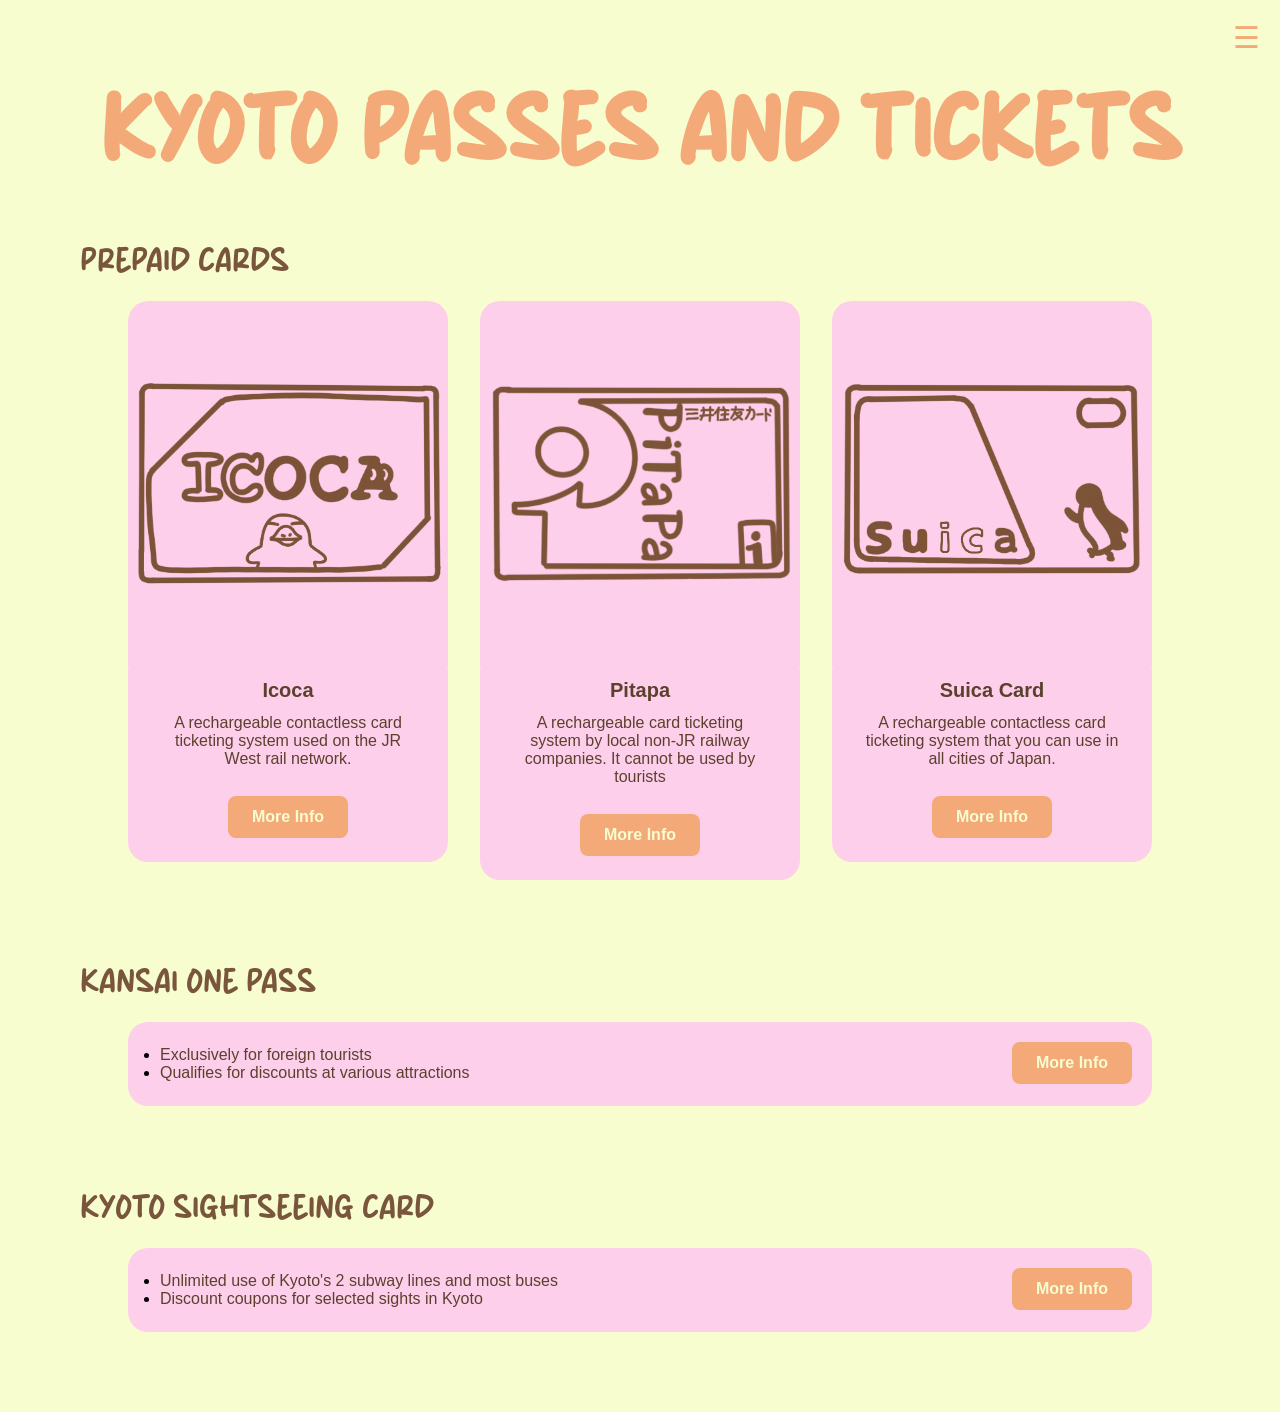
<file: html/kyototickets.html>
<html lang="en">
<head>
    <meta charset="UTF-8">
    <meta name="viewport" content="width=device-width, initial-scale=1.0">
    <title>Osaka Passes and Tickets</title>
    <link rel="stylesheet" href="../css/kyototickets.css">
    <link rel="stylesheet" href="../css/swiper-bundle.min.css">
    <link rel="icon" type="image/icon" href="../images/icon.png">
</head>
<body>
    <!-- Menu Panel -->
    <div id="main">
        <span id="opennav">&#9776</span>
    </div>
    
    <div class="sidenav" id="mySidenav">
        <a href="#" class="closebtn" id="closebtn">&times;</a>
        <ul>
            <li>
                <a href="../index.html">Home</a>
            </li>
            <li>
                <a href="../html/tokyo.html">Tokyo</a>
            </li>
            <li>
                <a href="../html/osaka.html">Osaka</a>
            </li>
            <li>
                <a href="../html/kyoto.html">Kyoto</a>
            </li>
            <li>
                <a href="../html/fukuoka.html">Fukuoka</a>
            </li>
            <li>
                <a href="../html/nagoya.html">Nagoya</a>
            </li>
        </ul>
    </div>

    <h1>KYOTO PASSES AND TICKETS</h1>

    <div class="container">
        <div class="card__container swiper">
            <h2>Prepaid Cards</h2>
            <div class="card__content">
                <div class="swiper-wrapper">
                    <article class="card__article swiper-slide">
                        <div class="card__image">
                            <img src="../images/kyoto images/icoca.png" alt="image" class="card__img">
                            <div class="card__shadow"></div>
                        </div>

                        <div class="card__data">
                            <h3 class="card__name">Icoca</h3>
                            <p class="card__description">
                                A rechargeable contactless card ticketing system used on the JR West rail network.
                            </p>

                            <a href="https://www.westjr.co.jp/global/en/howto/guide/movie03.html" class="card__button" target="_blank"> More Info</a>
                        </div>
                    </article>

                    <article class="card__article swiper-slide">
                        <div class="card__image">
                            <img src="../images/kyoto images/pitapa.png" alt="image" class="card__img">
                            <div class="card__shadow"></div>
                        </div>

                        <div class="card__data">
                            <h3 class="card__name">Pitapa</h3>
                            <p class="card__description">
                                A rechargeable card ticketing system by local non-JR railway companies. It cannot be used by tourists
                            </p>

                            <a href="https://www.pitapa.com/" class="card__button" target="_blank" target="_blank"> More Info</a>
                        </div>
                    </article>

                    <article class="card__article swiper-slide">
                        <div class="card__image">
                            <img src="../images/kyoto images/suica.png" alt="image" class="card__img">
                            <div class="card__shadow"></div>
                        </div>

                        <div class="card__data">
                            <h3 class="card__name">Suica Card</h3>
                            <p class="card__description">
                                A rechargeable contactless card ticketing system that you can use in all cities of Japan. 
                            </p>

                            <a href="https://www.japan-rail-pass.com/transportation/prepaid-cards/suica" class="card__button" target="_blank" target="_blank"> More Info</a>
                        </div>
                    </article>
                </div>
            </div>
        </div>
    </div>       

    <div class="container">
        <div class="card__container swiper">
            <h2>Kansai One Pass</h2>
            <div class="card__content">
                <div class="rounded-rectangle">
                    <ul>
                        <li>
                            <a>Exclusively for foreign tourists</a>
                        </li>
                        <li>
                            <a>Qualifies for discounts at various attractions</a>
                        </li>
                    </ul>

                    <a href="https://kansaionepass.com/en/" class="card__button2" target="_blank"> More Info</a>
                </div>
            </div>
        </div>
    </div>

    <div class="container">
        <div class="card__container swiper">
            <h2>Kyoto sightseeing card</h2>
            <div class="card__content">
                <div class="rounded-rectangle">
                    <ul>
                        <li>
                            <a>Unlimited use of Kyoto's 2 subway lines and most buses</a>
                        </li>
                        <li>
                            <a>Discount coupons for selected sights in Kyoto</a>
                        </li>
                    </ul>
                    <a href="https://www.keihan.co.jp/travel/en/trains/passes-for-visitors-to-japan/kyoto-osaka" class="card__button3" target="_blank"> More Info</a>
                </div>
            </div>
        </div>
    </div>
    <script src="../javascript/swiper-bundle.min.js"></script>
    <script src="../javascript/card swipe.js"></script>
</body>
</html>
</file>
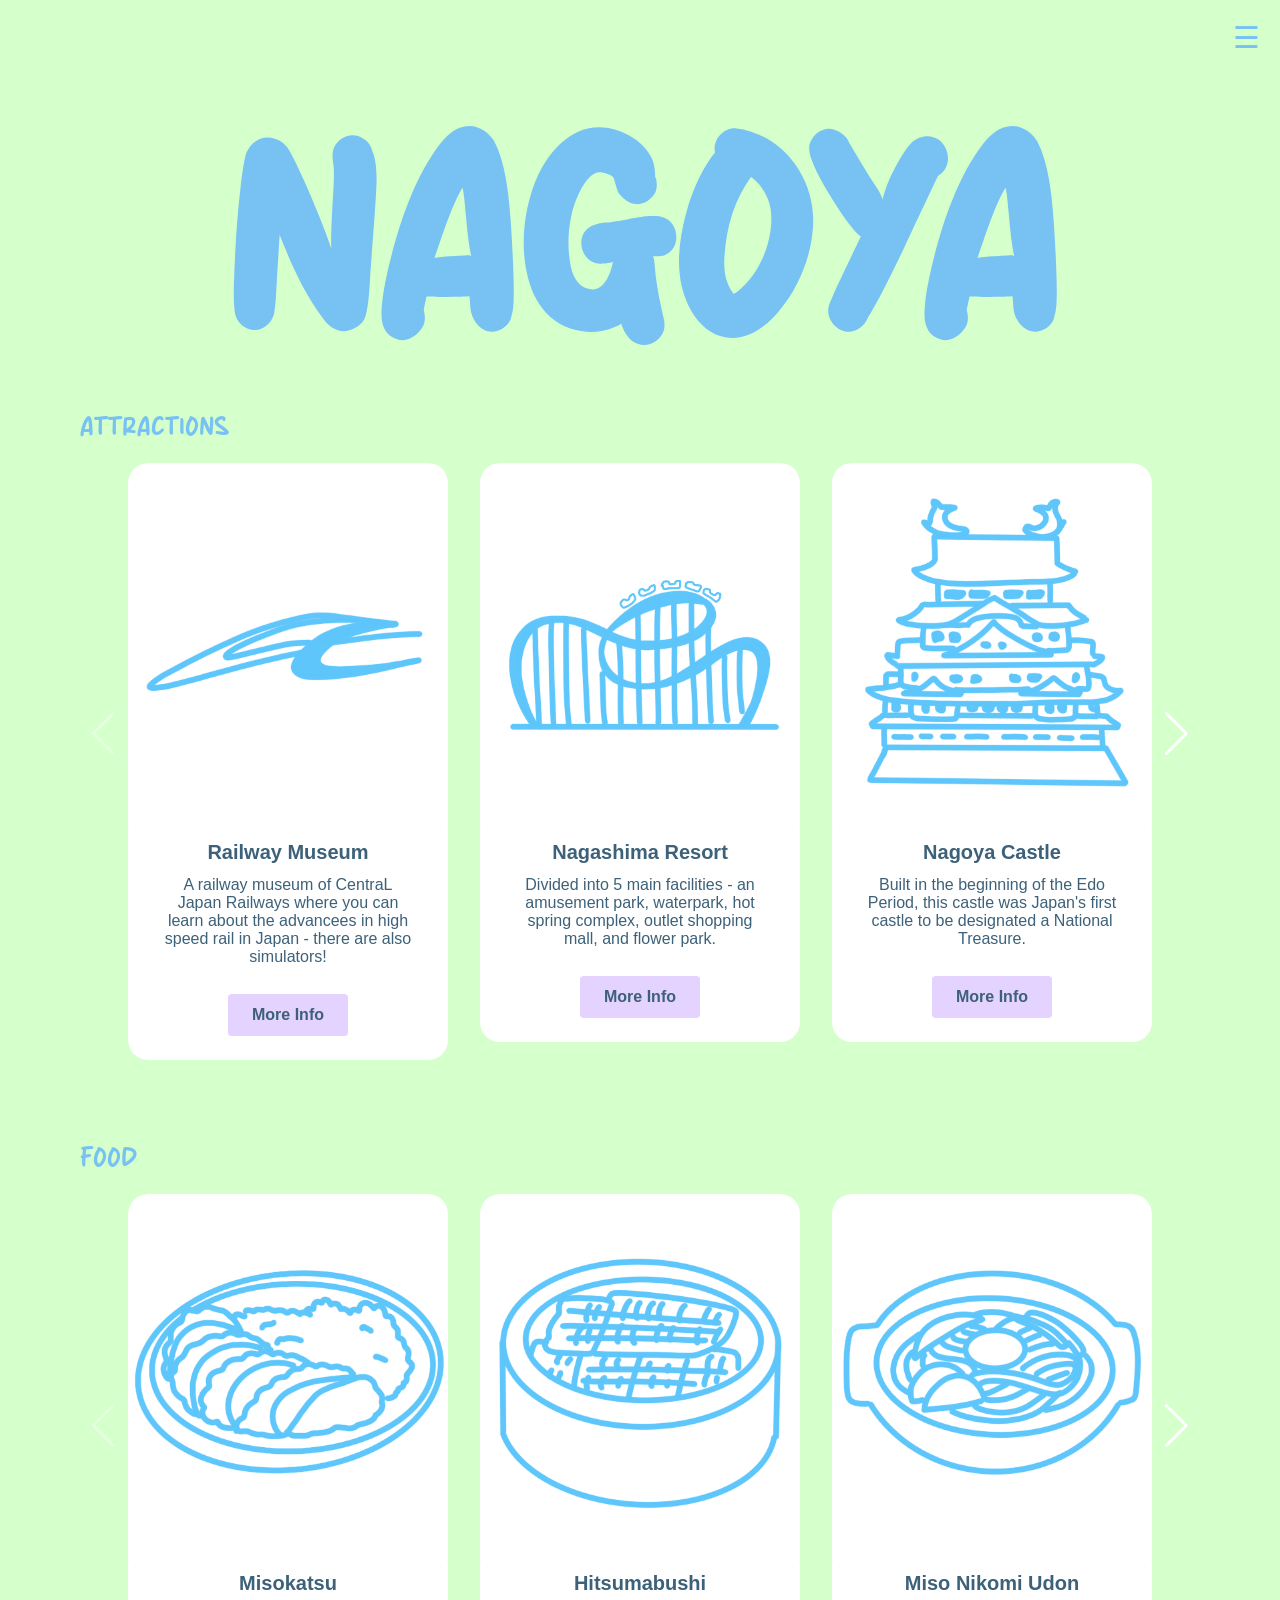
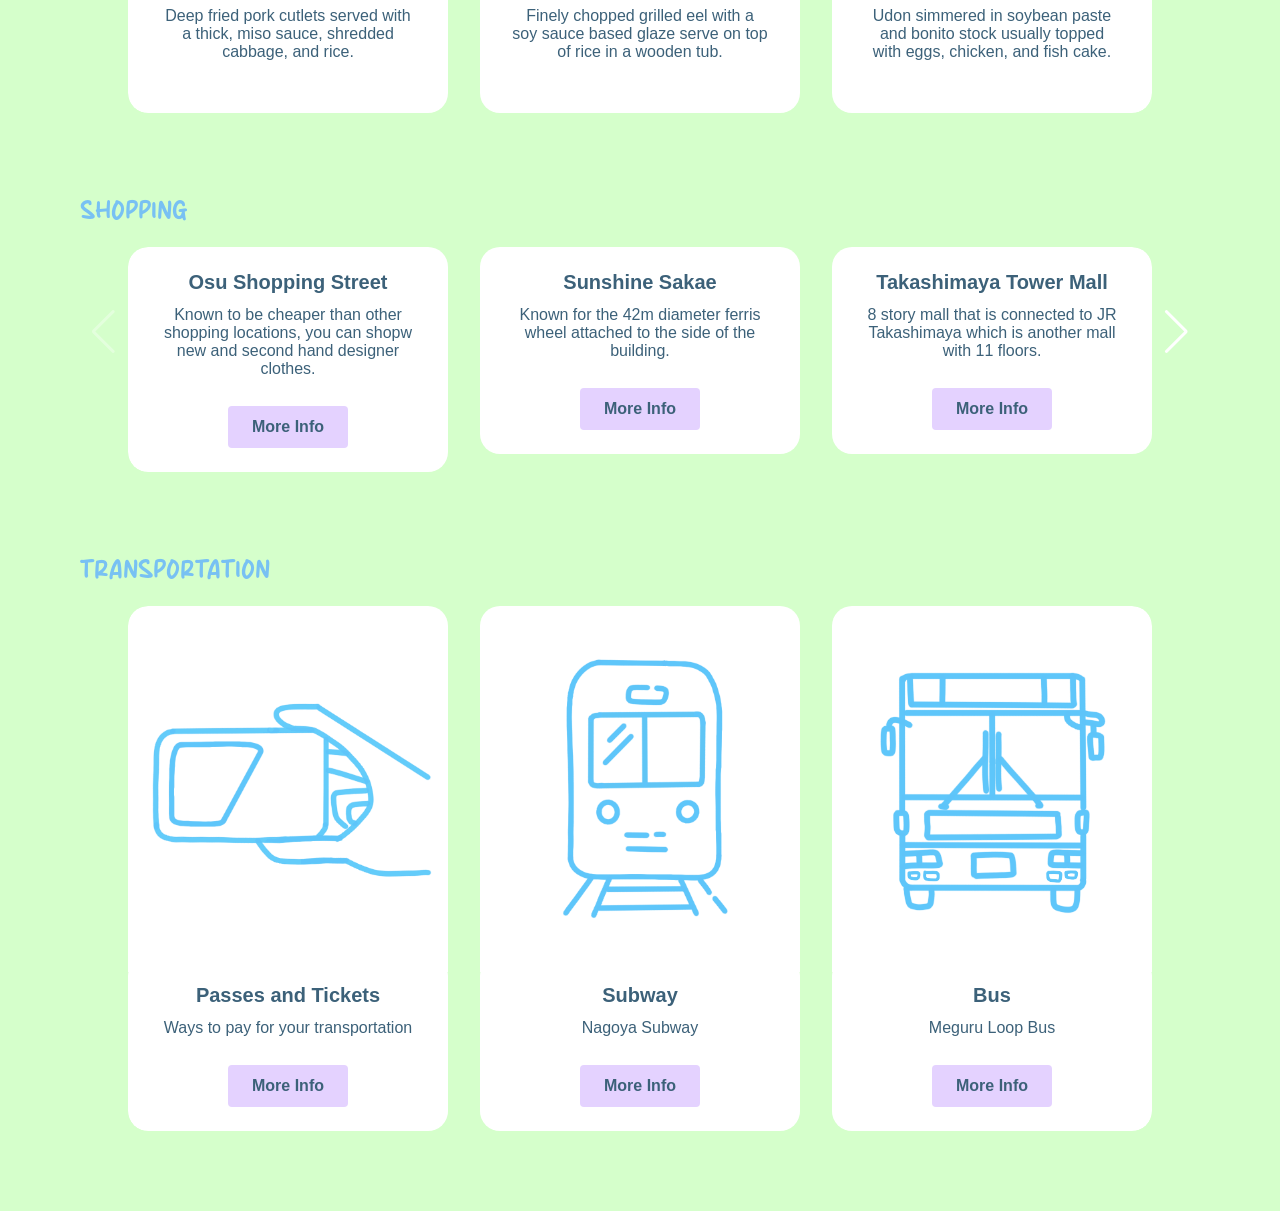
<file: html/nagoya.html>
<html lang="en">
<head>
    <meta charset="UTF-8">
    <meta name="viewport" content="width=device-width, initial-scale=1.0">
    <title>Nagoya</title>
    <link rel="stylesheet" href="../css/nagoya.css">
    <link rel="stylesheet" href="../css/swiper-bundle.min.css">
    <link rel="icon" type="image/icon" href="../images/icon.png">
</head>

<body>
        <!-- Menu Panel -->
    <div id="main">
        <span id="opennav">&#9776</span>
    </div>

    <div class="sidenav" id="mySidenav">
        <a href="#" class="closebtn" id="closebtn">&times;</a>
        <ul>
            <li>
                <a href="../index.html">Home</a>
            </li> 
            <li>
                <a href="../html/tokyo.html">Tokyo</a>
            </li>
            <li>
                <a href="../html/osaka.html">Osaka</a>
            </li>
            <li>
                <a href="../html/kyoto.html">Kyoto</a>
            </li>
            <li>
                <a href="../html/fukuoka.html">Fukuoka</a>
            </li>
            <li>
                <a href="../html/nagoya.html">Nagoya</a>
            </li>
        </ul>
    </div>

    <h1>NAGOYA</h1>

    <!-- Attractions Card Slider -->
    <div class="container">
        <div class="card__container swiper">
            <h2>ATTRACTIONS</h2>
            <div class="card__content">
                <div class="swiper-wrapper">
                    <article class="card__article swiper-slide">
                        <div class="card__image">
                            <img src="../images/nagoya images/railway museum.png" alt="image" class="card__img">
                            <div class="card__shadow"></div>
                        </div>

                        <div class="card__data">
                            <h3 class="card__name">Railway Museum</h3>
                            <p class="card__description">
                                A railway museum of CentraL Japan Railways where you can learn about the advancees in high speed rail in Japan - there are also simulators!
                            </p>

                            <a href="https://museum.jr-central.co.jp/en/" class="card__button" target="_blank"> More Info</a>
                        </div>
                    </article>

                    <article class="card__article swiper-slide">
                        <div class="card__image">
                            <img src="../images/nagoya images/nagashima resort.png" alt="image" class="card__img">
                            <div class="card__shadow"></div>
                        </div>

                        <div class="card__data">
                            <h3 class="card__name">Nagashima Resort</h3>
                            <p class="card__description">
                                Divided into 5 main facilities -  an amusement park, waterpark, hot spring complex, outlet shopping mall, and flower park. 
                            </p>

                            <a href="https://www.nagashima-onsen.co.jp/nagashima-golf/page.jsp-id=14949.html" class="card__button" target="_blank"> More Info</a>
                        </div>
                    </article>

                    <article class="card__article swiper-slide">
                        <div class="card__image">
                            <img src="../images/nagoya images/nagoya castle.png" alt="image" class="card__img">
                            <div class="card__shadow"></div>
                        </div>

                        <div class="card__data">
                            <h3 class="card__name">Nagoya Castle</h3>
                            <p class="card__description">
                                Built in the beginning of the Edo Period, this castle was Japan's first castle to be designated a National Treasure. 
                            </p>

                            <a href="https://www.nagoyajo.city.nagoya.jp/en/" class="card__button" target="_blank"> More Info</a>
                        </div>
                    </article>

                    <article class="card__article swiper-slide">
                        <div class="card__image">
                            <img src="../images/nagoya images/ghiblipark.png" alt="image" class="card__img">
                            <div class="card__shadow"></div>
                        </div>

                        <div class="card__data">
                            <h3 class="card__name">Ghibli Park</h3>
                            <p class="card__description">
                                Theme park about the popular animated movies by Studio Ghibli. This park is built on the former site of the 2005 World Expo. 
                            </p>

                            <a href="https://ghibli-park.jp/en/" class="card__button" target="_blank"> More Info</a>
                        </div>
                    </article>
                </div>
            </div>

            <div class="swiper-button-prev"></div>
            <div class="swiper-button-next"></div>
        </div>
    </div>
    
    <!-- Food Card Slider -->
    <div class="container">
        <div class="card__container swiper">
            <h2>FOOD</h2>
            <div class="card__content">
                <div class="swiper-wrapper">
                    <article class="card__article swiper-slide">
                        <div class="card__image">
                            <img src="../images/nagoya images/misokatsu.png" alt="image" class="card__img">
                            <div class="card__shadow"></div>
                        </div>

                        <div class="card__data">
                            <h3 class="card__name">Misokatsu</h3>
                            <p class="card__description">
                                Deep fried pork cutlets served with a thick, miso sauce, shredded cabbage, and rice.
                            </p>
                        </div>
                    </article>

                    <article class="card__article swiper-slide">
                        <div class="card__image">
                            <img src="../images/nagoya images/hitsumabushi.png" alt="image" class="card__img">
                            <div class="card__shadow"></div>
                        </div>

                        <div class="card__data">
                            <h3 class="card__name">Hitsumabushi</h3>
                            <p class="card__description">
                                Finely chopped grilled eel with a soy sauce based glaze serve on top of rice in a wooden tub.
                            </p>
                        </div>
                    </article>

                    <article class="card__article swiper-slide">
                        <div class="card__image">
                            <img src="../images/nagoya images/miso nikomi udon.png" alt="image" class="card__img">
                            <div class="card__shadow"></div>
                        </div>

                        <div class="card__data">
                            <h3 class="card__name">Miso Nikomi Udon</h3>
                            <p class="card__description">
                                Udon simmered in soybean paste and bonito stock usually topped with eggs, chicken, and fish cake.
                            </p>
                        </div>
                    </article>

                    <article class="card__article swiper-slide">
                        <div class="card__image">
                            <img src="../images/nagoya images/tenmusu.png" alt="image" class="card__img">
                            <div class="card__shadow"></div>
                        </div>

                        <div class="card__data">
                            <h3 class="card__name">Tenmusu</h3>
                            <p class="card__description">
                                A rice ball filled with a flavoured small shrimp tempura wrapped with seaweed. It makes a great snack.
                            </p>
                        </div>
                    </article>

                    <article class="card__article swiper-slide">
                        <div class="card__image">
                            <img src="../images/nagoya images/tebaski.png" alt="image" class="card__img">
                            <div class="card__shadow"></div>
                        </div>

                        <div class="card__data">
                            <h3 class="card__name">Tebaski</h3>
                            <p class="card__description">
                                Deep fried chicken wings that are salty, sweet, and spicy that pair great with cold beer.
                            </p>
                        </div>
                    </article>
                </div>
            </div>

            <div class="swiper-button-prev"></div>
            <div class="swiper-button-next"></div>
        </div>
    </div>

    <!-- Shopping Slider -->
    <div class="container">
        
        <div class="card__container swiper">
            <h2>SHOPPING</h2>
            <div class="card__content">
                <div class="swiper-wrapper">
                    <article class="card__article swiper-slide">
                        <div class="card__data">
                            <h3 class="card__name">Osu Shopping Street</h3>
                            <p class="card__description">
                                Known to be cheaper than other shopping locations, you can shopw new and second hand designer clothes.
                            </p>

                            <a href="https://www.nagoya-info.jp/en/spot/detail/19/" class="card__button" target="_blank"> More Info</a>
                        </div>
                    </article>

                    <article class="card__article swiper-slide">
                        <div class="card__data">
                            <h3 class="card__name">Sunshine Sakae</h3>
                            <p class="card__description">
                                Known for the 42m diameter ferris wheel attached to the side of the building.
                            </p>

                            <a href="https://www.japan-experience.com/all-about-japan/nagoya/shopping-souvenirs/sunshine-sakae" class="card__button" target="_blank"> More Info</a>
                        </div>
                    </article>

                    <article class="card__article swiper-slide">
                        <div class="card__data">
                            <h3 class="card__name">Takashimaya Tower Mall</h3>
                            <p class="card__description">
                                8 story mall that is connected to JR Takashimaya which is another mall with 11 floors. 
                            </p>

                            <a href="https://www.jr-tgm.com/fl_guide/en/" class="card__button" target="_blank"> More Info</a>
                        </div>
                    </article>

                    <article class="card__article swiper-slide">
                        <div class="card__data">
                            <h3 class="card__name">Bic Camera</h3>
                            <p class="card__description">
                                A 5 story store where you can get cheap electronics. There is liquor store in the basement.
                            </p>

                            <a href="https://www.biccamera.com.e.lj.hp.transer.com/bc/i/shop/shoplist/shop120.jsp" class="card__button" target="_blank"> More Info</a>
                        </div>
                    </article>
                </div>
            </div>

            <div class="swiper-button-prev"></div>
            <div class="swiper-button-next"></div>
        </div>
    </div>


    <!-- Transportation Slider -->
    <div class="container">
        <div class="card__container swiper">
            <h2>TRANSPORTATION</h2>
            <div class="card__content">
                <div class="swiper-wrapper">
                    <article class="card__article swiper-slide">
                        <div class="card__image">
                            <img src="../images/nagoya images/passestickets.png" alt="image" class="card__img">
                            <div class="card__shadow"></div>
                        </div>

                        <div class="card__data">
                            <h3 class="card__name">Passes and Tickets</h3>
                            <p class="card__description">
                                Ways to pay for your transportation
                            </p>

                            <a href="../html/nagoyatickets.html" class="card__button"> More Info</a>
                        </div>
                    </article>

                    <article class="card__article swiper-slide">
                        <div class="card__image">
                            <img src="../images/nagoya images/subway.png" alt="image" class="card__img">
                            <div class="card__shadow"></div>
                        </div>

                        <div class="card__data">
                            <h3 class="card__name">Subway</h3>
                            <p class="card__description">
                                Nagoya Subway
                            </p>

                            <a href="https://www.nagoyastation.com/nagoya-subway/" class="card__button" target="_blank"> More Info</a>
                        </div>
                    </article>

                    <article class="card__article swiper-slide">
                        <div class="card__image">
                            <img src="../images/nagoya images/bus.png" alt="image" class="card__img">
                            <div class="card__shadow"></div>
                        </div>

                        <div class="card__data">
                            <h3 class="card__name">Bus</h3>
                            <p class="card__description">
                                Meguru Loop Bus
                            </p>

                            <a href="https://www.nagoya-info.jp/en/useful/meguru/" class="card__button" target="_blank"> More Info</a>
                        </div>
                    </article>
                </div>
            </div>

            <div class="swiper-button-prev"></div>
            <div class="swiper-button-next"></div>
        </div>
    </div>

    <script src="../javascript/swiper-bundle.min.js"></script>
    <script src="../javascript/card swipe.js"></script>

</body>

</html>
</file>
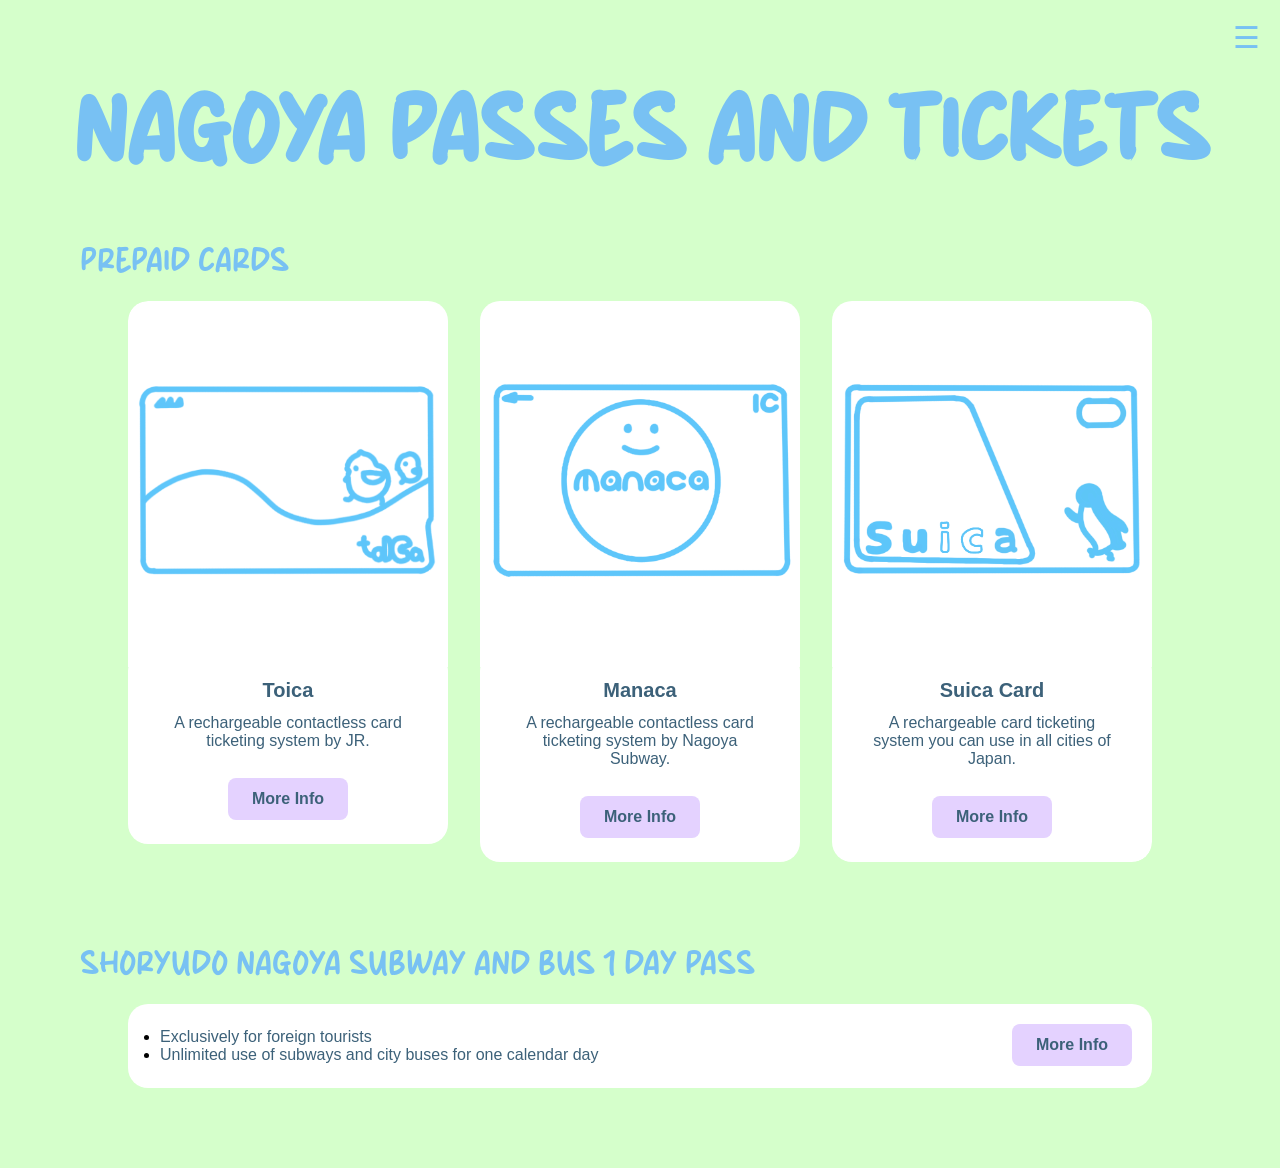
<file: html/nagoyatickets.html>
<html lang="en">
<head>
    <meta charset="UTF-8">
    <meta name="viewport" content="width=device-width, initial-scale=1.0">
    <title>Nagoya Passes and Tickets</title>
    <link rel="stylesheet" href="../css/nagoyatickets.css">
    <link rel="stylesheet" href="../css/swiper-bundle.min.css">
    <link rel="icon" type="image/icon" href="../images/icon.png">
</head>
<body>
    <!-- Menu Panel -->
    <div id="main">
        <span id="opennav">&#9776</span>
    </div>
    
    <div class="sidenav" id="mySidenav">
        <a href="#" class="closebtn" id="closebtn">&times;</a>
        <ul>
            <li>
                <a href="../index.html">Home</a>
            </li>
            <li>
                <a href="../html/tokyo.html">Tokyo</a>
            </li>
            <li>
                <a href="../html/osaka.html">Osaka</a>
            </li>
            <li>
                <a href="../html/kyoto.html">Kyoto</a>
            </li>
            <li>
                <a href="../html/fukuoka.html">Fukuoka</a>
            </li>
            <li>
                <a href="../html/nagoya.html">Nagoya</a>
            </li>
        </ul>
    </div>

    <h1>NAGOYA PASSES AND TICKETS</h1>

    <div class="container">
        <div class="card__container swiper">
            <h2>Prepaid Cards</h2>
            <div class="card__content">
                <div class="swiper-wrapper">
                    <article class="card__article swiper-slide">
                        <div class="card__image">
                            <img src="../images/nagoya images/toica.png" alt="image" class="card__img">
                            <div class="card__shadow"></div>
                        </div>

                        <div class="card__data">
                            <h3 class="card__name">Toica</h3>
                            <p class="card__description">
                                A rechargeable contactless card ticketing system by JR.
                            </p>

                            <a href="https://global.jr-central.co.jp/en/tickets/buy/toica/" class="card__button" target="_blank"> More Info</a>
                        </div>
                    </article>

                    <article class="card__article swiper-slide">
                        <div class="card__image">
                            <img src="../images/nagoya images/manaca.png" alt="image" class="card__img">
                            <div class="card__shadow"></div>
                        </div>

                        <div class="card__data">
                            <h3 class="card__name">Manaca</h3>
                            <p class="card__description">
                                A rechargeable contactless card ticketing system by Nagoya Subway.
                            </p>

                            <a href="https://www.meitetsu.co.jp/eng/train/Ticket/manaca/index.html" class="card__button" target="_blank"> More Info</a>
                        </div>
                    </article>

                    <article class="card__article swiper-slide">
                        <div class="card__image">
                            <img src="../images/nagoya images/suica.png" alt="image" class="card__img">
                            <div class="card__shadow"></div>
                        </div>

                        <div class="card__data">
                            <h3 class="card__name">Suica Card</h3>
                            <p class="card__description">
                                A rechargeable card ticketing system you can use in all cities of Japan. 
                            </p>

                            <a href="https://www.japan-rail-pass.com/transportation/prepaid-cards/suica" class="card__button" target="_blank"> More Info</a>
                        </div>
                    </article>
                </div>
            </div>

            <div class="swiper-button-prev"></div>
            <div class="swiper-button-next"></div>
        </div>
    </div>       

    <div class="container">
        <div class="card__container swiper">
            <h2>Shoryudo Nagoya Subway and Bus 1 Day Pass</h2>
            <div class="card__content">
                <div class="rounded-rectangle">
                    <ul>
                        <li>
                            <a>Exclusively for foreign tourists</a>
                        </li>
                        <li>
                            <a>Unlimited use of subways and city buses for one calendar day</a>
                        </li>
                    </ul>

                    <a href="https://www.kotsu.city.nagoya.jp/en/pc/TICKET/TRP0001071.htm" class="card__button2" target="_blank"> More Info</a>
                </div>
            </div>
        </div>
    </div>

    <script src="../javascript/swiper-bundle.min.js"></script>
    <script src="../javascript/card swipe.js"></script>
</body>
</html>
</file>
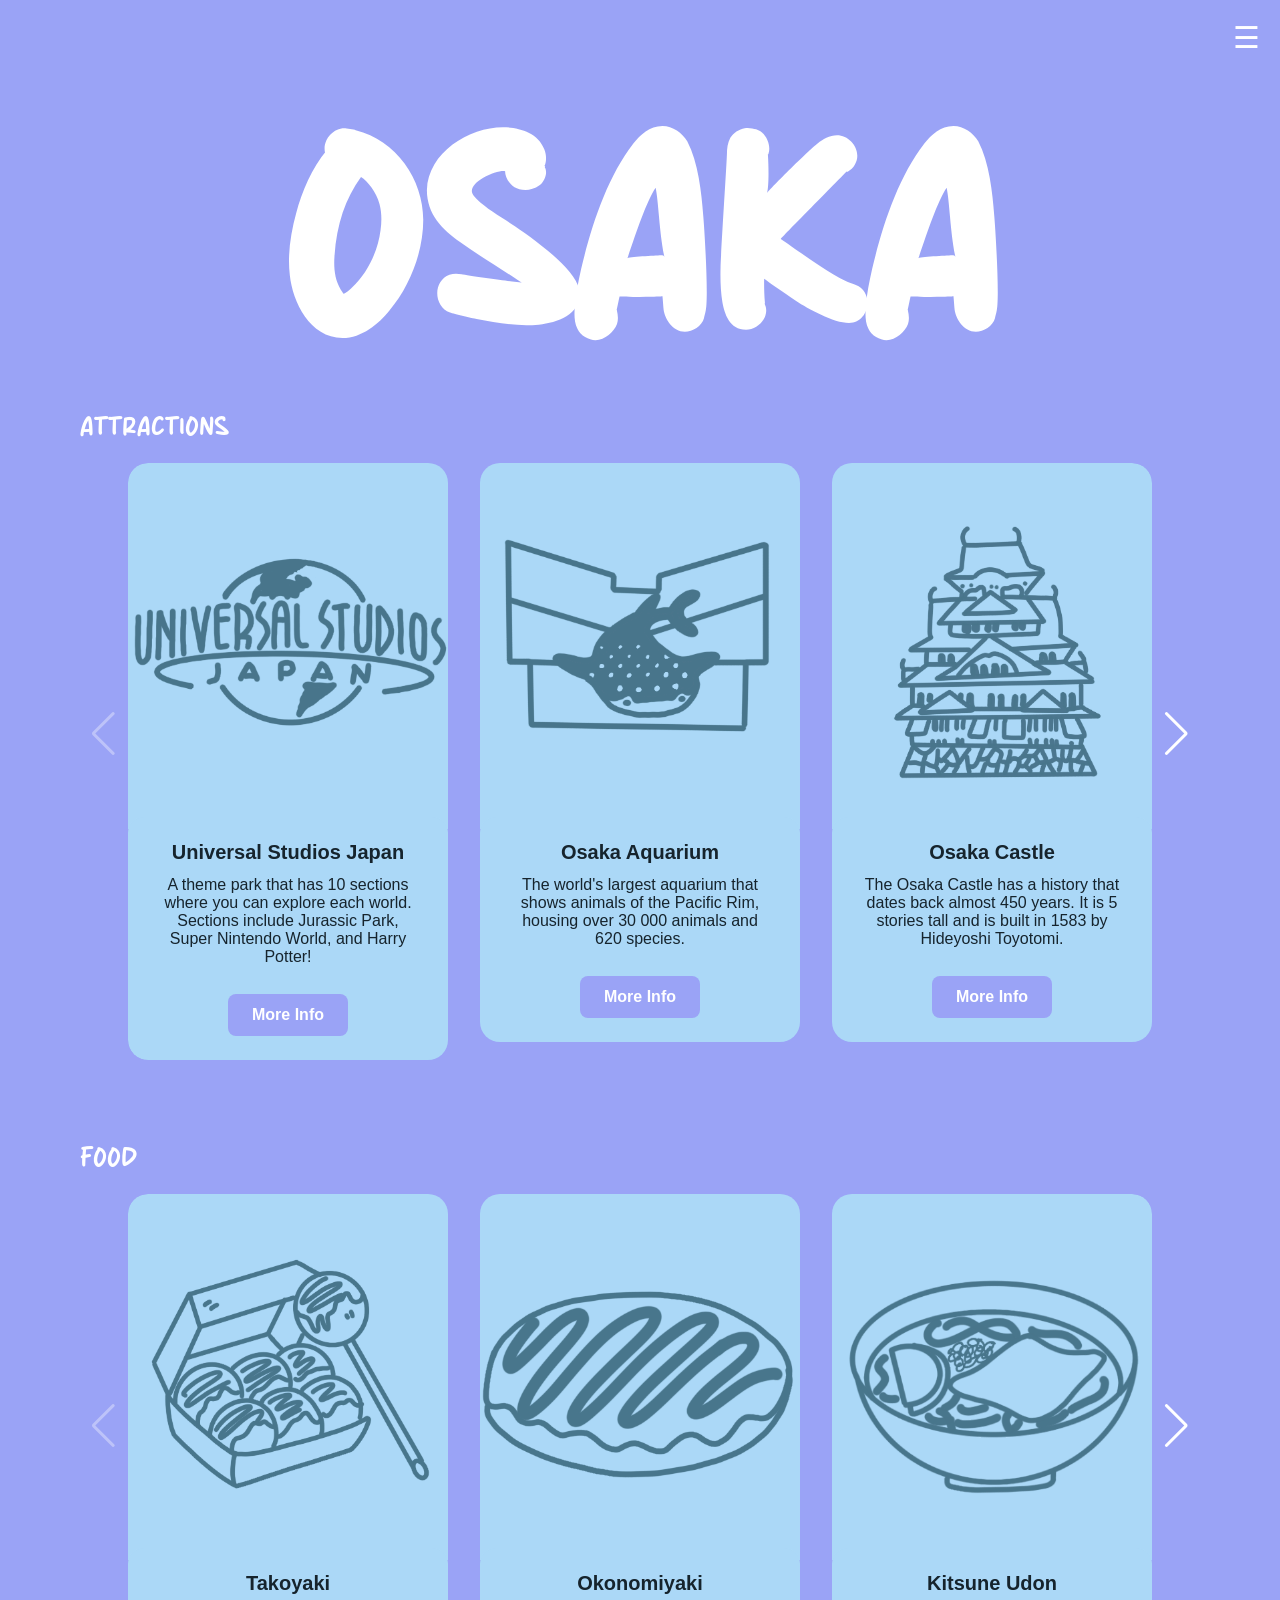
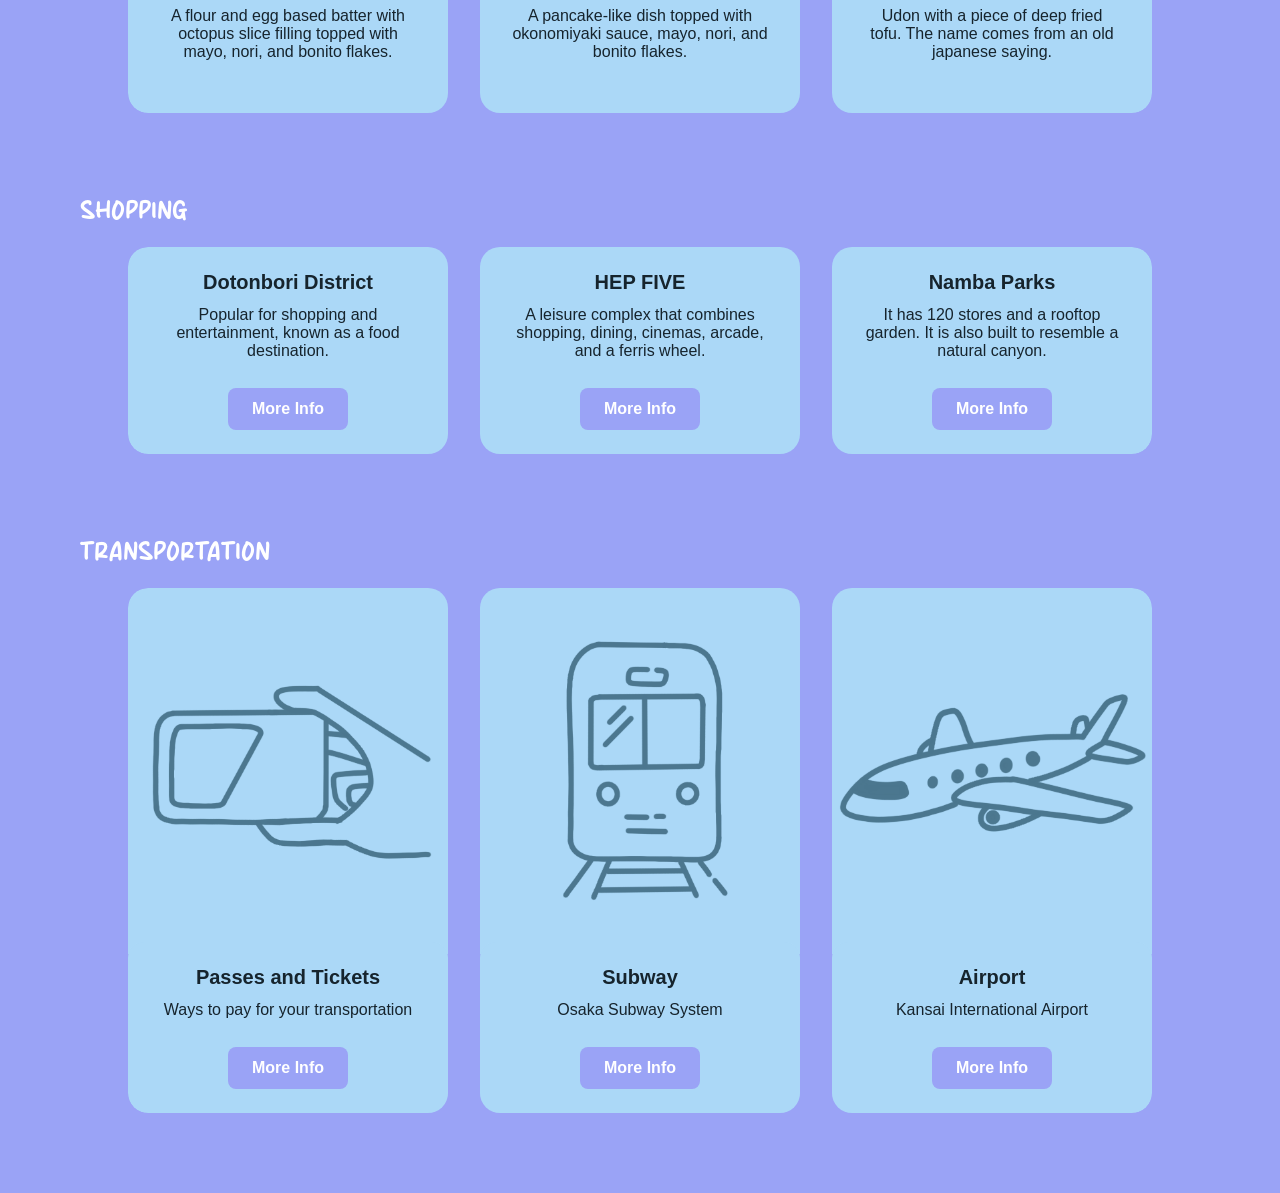
<file: html/osaka.html>
<html lang="en">
<head>
    <meta charset="UTF-8">
    <meta name="viewport" content="width=device-width, initial-scale=1.0">
    <title>Osaka</title>
    <link rel="stylesheet" href="../css/osaka.css">
    <link rel="stylesheet" href="../css/swiper-bundle.min.css">
    <link rel="icon" type="image/icon" href="../images/icon.png">
</head>

<body>
        <!-- Menu Panel -->
    <div id="main">
        <span id="opennav">&#9776</span>
    </div>

    <div class="sidenav" id="mySidenav">
        <a href="#" class="closebtn" id="closebtn">&times;</a>
        <ul>
            <li>
                <a href="../index.html">Home</a>
            </li>
            <li>
                <a href="../html/tokyo.html">Tokyo</a>
            </li>
            <li>
                <a href="../html/osaka.html">Osaka</a>
            </li>
            <li>
                <a href="../html/kyoto.html">Kyoto</a>
            </li>
            <li>
                <a href="../html/fukuoka.html">Fukuoka</a>
            </li>
            <li>
                <a href="../html/nagoya.html">Nagoya</a>
            </li>
        </ul>
    </div>

    <h1>OSAKA</h1>

    <!-- Attractions Card Slider -->
    <div class="container">
        <div class="card__container swiper">
            <h2>Attractions</h2>
            <div class="card__content">
                <div class="swiper-wrapper">
                    <article class="card__article swiper-slide">
                        <div class="card__image">
                            <img src="../images/osaka images/universal studios.png" alt="image" class="card__img">
                            <div class="card__shadow"></div>
                        </div>

                        <div class="card__data">
                            <h3 class="card__name">Universal Studios Japan</h3>
                            <p class="card__description">
                                A theme park that has 10 sections where you can explore each world. Sections include Jurassic Park, Super Nintendo World, and Harry Potter!
                            </p>

                            <a href="https://www.usj.co.jp/web/en/us" class="card__button" target="_blank"> More Info</a>
                        </div>
                    </article>

                    <article class="card__article swiper-slide">
                        <div class="card__image">
                            <img src="../images/osaka images/osaka aquarium.png" alt="image" class="card__img">
                            <div class="card__shadow"></div>
                        </div>

                        <div class="card__data">
                            <h3 class="card__name">Osaka Aquarium</h3>
                            <p class="card__description">
                                The world's largest aquarium that shows animals of the Pacific Rim, housing over 30 000 animals and 620 species. 
                            </p>

                            <a href="https://www.kaiyukan.com/language/eng/" class="card__button" target="_blank"> More Info</a>
                        </div>
                    </article>

                    <article class="card__article swiper-slide">
                        <div class="card__image">
                            <img src="../images/osaka images/osaka castle.png" alt="image" class="card__img">
                            <div class="card__shadow"></div>
                        </div>

                        <div class="card__data">
                            <h3 class="card__name">Osaka Castle</h3>
                            <p class="card__description">
                                The Osaka Castle has a history that dates back almost 450 years. It is 5 stories tall and is built in 1583 by Hideyoshi Toyotomi. 
                            </p>

                            <a href="https://osaka-info.jp/en/discover-kansai/osaka-castle/" class="card__button" target="_blank"> More Info</a>
                        </div>
                    </article>

                    <article class="card__article swiper-slide">
                        <div class="card__image">
                            <img src="../images/osaka images/umeda sky buillding.png" alt="image" class="card__img">
                            <div class="card__shadow"></div>
                        </div>

                        <div class="card__data">
                            <h3 class="card__name">Umeda Sky Building</h3>
                            <p class="card__description">
                                Consists of 2 towers that are connected by the "floating garden observatory." It gives you a great view of the city through its windows.
                            </p>

                            <a href="https://www.skybldg.co.jp/en/" class="card__button" target="_blank"> More Info </a>
                        </div>
                    </article>
                </div>
            </div>

            <div class="swiper-button-prev"></div>
            <div class="swiper-button-next"></div>
        </div>
    </div>
    
    <!-- Food Card Slider -->
    <div class="container">
        <div class="card__container swiper">
            <h2>Food</h2>
            <div class="card__content">
                <div class="swiper-wrapper">
                    <article class="card__article swiper-slide">
                        <div class="card__image">
                            <img src="../images/osaka images/takoyaki.png" alt="image" class="card__img">
                            <div class="card__shadow"></div>
                        </div>

                        <div class="card__data">
                            <h3 class="card__name">Takoyaki</h3>
                            <p class="card__description">
                                A flour and egg based batter with octopus slice filling topped with mayo, nori, and bonito flakes.
                            </p>

                        </div>
                    </article>

                    <article class="card__article swiper-slide">
                        <div class="card__image">
                            <img src="../images/osaka images/okonomiyaki.png" alt="image" class="card__img">
                            <div class="card__shadow"></div>
                        </div>

                        <div class="card__data">
                            <h3 class="card__name">Okonomiyaki</h3>
                            <p class="card__description">
                                A pancake-like dish topped with okonomiyaki sauce, mayo, nori, and bonito flakes.
                            </p>

                        </div>
                    </article>

                    <article class="card__article swiper-slide">
                        <div class="card__image">
                            <img src="../images/osaka images/Kitsune Udon.png" alt="image" class="card__img">
                            <div class="card__shadow"></div>
                        </div>

                        <div class="card__data">
                            <h3 class="card__name">Kitsune Udon</h3>
                            <p class="card__description">
                                Udon with a piece of deep fried tofu. The name comes from an old japanese saying. 
                            </p>

                        </div>
                    </article>

                    <article class="card__article swiper-slide">
                        <div class="card__image">
                            <img src="../images/osaka images/Kushikatsu.png" alt="image" class="card__img">
                            <div class="card__shadow"></div>
                        </div>

                        <div class="card__data">
                            <h3 class="card__name">Kushikatsu</h3>
                            <p class="card__description">
                                Skewered kebabs of meat, seafood, or vegetables that are breaded and deep fried. 
                            </p>

                        </div>
                    </article>
                </div>
            </div>

            <div class="swiper-button-prev"></div>
            <div class="swiper-button-next"></div>
        </div>
    </div>

    <!-- Shopping Slider -->
    <div class="container">
        
        <div class="card__container swiper">
            <h2>Shopping</h2>
            <div class="card__content">
                <div class="swiper-wrapper">
                    <article class="card__article swiper-slide">
                        <div class="card__data">
                            <h3 class="card__name">Dotonbori District</h3>
                            <p class="card__description">
                                Popular for shopping and entertainment, known as a food destination.  
                            </p>

                            <a href="https://www.japan.travel/en/spot/2207/" class="card__button" target="_blank"> More Info</a>
                        </div>
                    </article>

                    <article class="card__article swiper-slide">
                        <div class="card__data">
                            <h3 class="card__name">HEP FIVE</h3>
                            <p class="card__description">
                                A leisure complex that combines shopping, dining, cinemas, arcade, and a ferris wheel.  
                            </p>

                            <a href="https://www.hepfive.jp/en/shop_list" class="card__button" target="_blank"> More Info</a>
                        </div>
                    </article>

                    <article class="card__article swiper-slide">
                        <div class="card__data">
                            <h3 class="card__name">Namba Parks</h3>
                            <p class="card__description">
                                It has 120 stores and a rooftop garden. It is also built to resemble a natural canyon. 
                            </p>

                            <a href="https://nambaparks.com/" class="card__button" target="_blank"> More Info</a>
                        </div>
                    </article>
                </div>
            </div>
        </div>
    </div>

    <!-- Transportation Slider -->
    <div class="container">
        <div class="card__container swiper">
            <h2>Transportation</h2>
            <div class="card__content">
                <div class="swiper-wrapper">
                    <article class="card__article swiper-slide">
                        <div class="card__image">
                            <img src="../images/osaka images/passestickets.png" alt="image" class="card__img">
                            <div class="card__shadow"></div>
                        </div>

                        <div class="card__data">
                            <h3 class="card__name">Passes and Tickets</h3>
                            <p class="card__description">
                                Ways to pay for your transportation
                            </p>

                            <a href="../html/osakatickets.html" class="card__button"> More Info</a>
                        </div>
                    </article>

                    <article class="card__article swiper-slide">
                        <div class="card__image">
                            <img src="../images/osaka images/subway.png" alt="image" class="card__img">
                            <div class="card__shadow"></div>
                        </div>

                        <div class="card__data">
                            <h3 class="card__name">Subway</h3>
                            <p class="card__description">
                                Osaka Subway System
                            </p>

                            <a href="https://subway.osakametro.co.jp/en/guide/routemap.php" class="card__button" target="_blank"> More Info</a>
                        </div>
                    </article>

                    <article class="card__article swiper-slide">
                        <div class="card__image">
                            <img src="../images/osaka images/airport.png" alt="image" class="card__img">
                            <div class="card__shadow"></div>
                        </div>

                        <div class="card__data">
                            <h3 class="card__name">Airport</h3>
                            <p class="card__description">
                                Kansai International Airport
                            </p>

                            <a href="https://www.kansai-airport.or.jp/en/" class="card__button" target="_blank"> More Info</a>
                        </div>
                    </article>
                </div>
            </div>

            <div class="swiper-button-prev"></div>
            <div class="swiper-button-next"></div>
        </div>
    </div>

    <script src="../javascript/swiper-bundle.min.js"></script>
    <script src="../javascript/card swipe.js"></script>

</body>

</html>
</file>
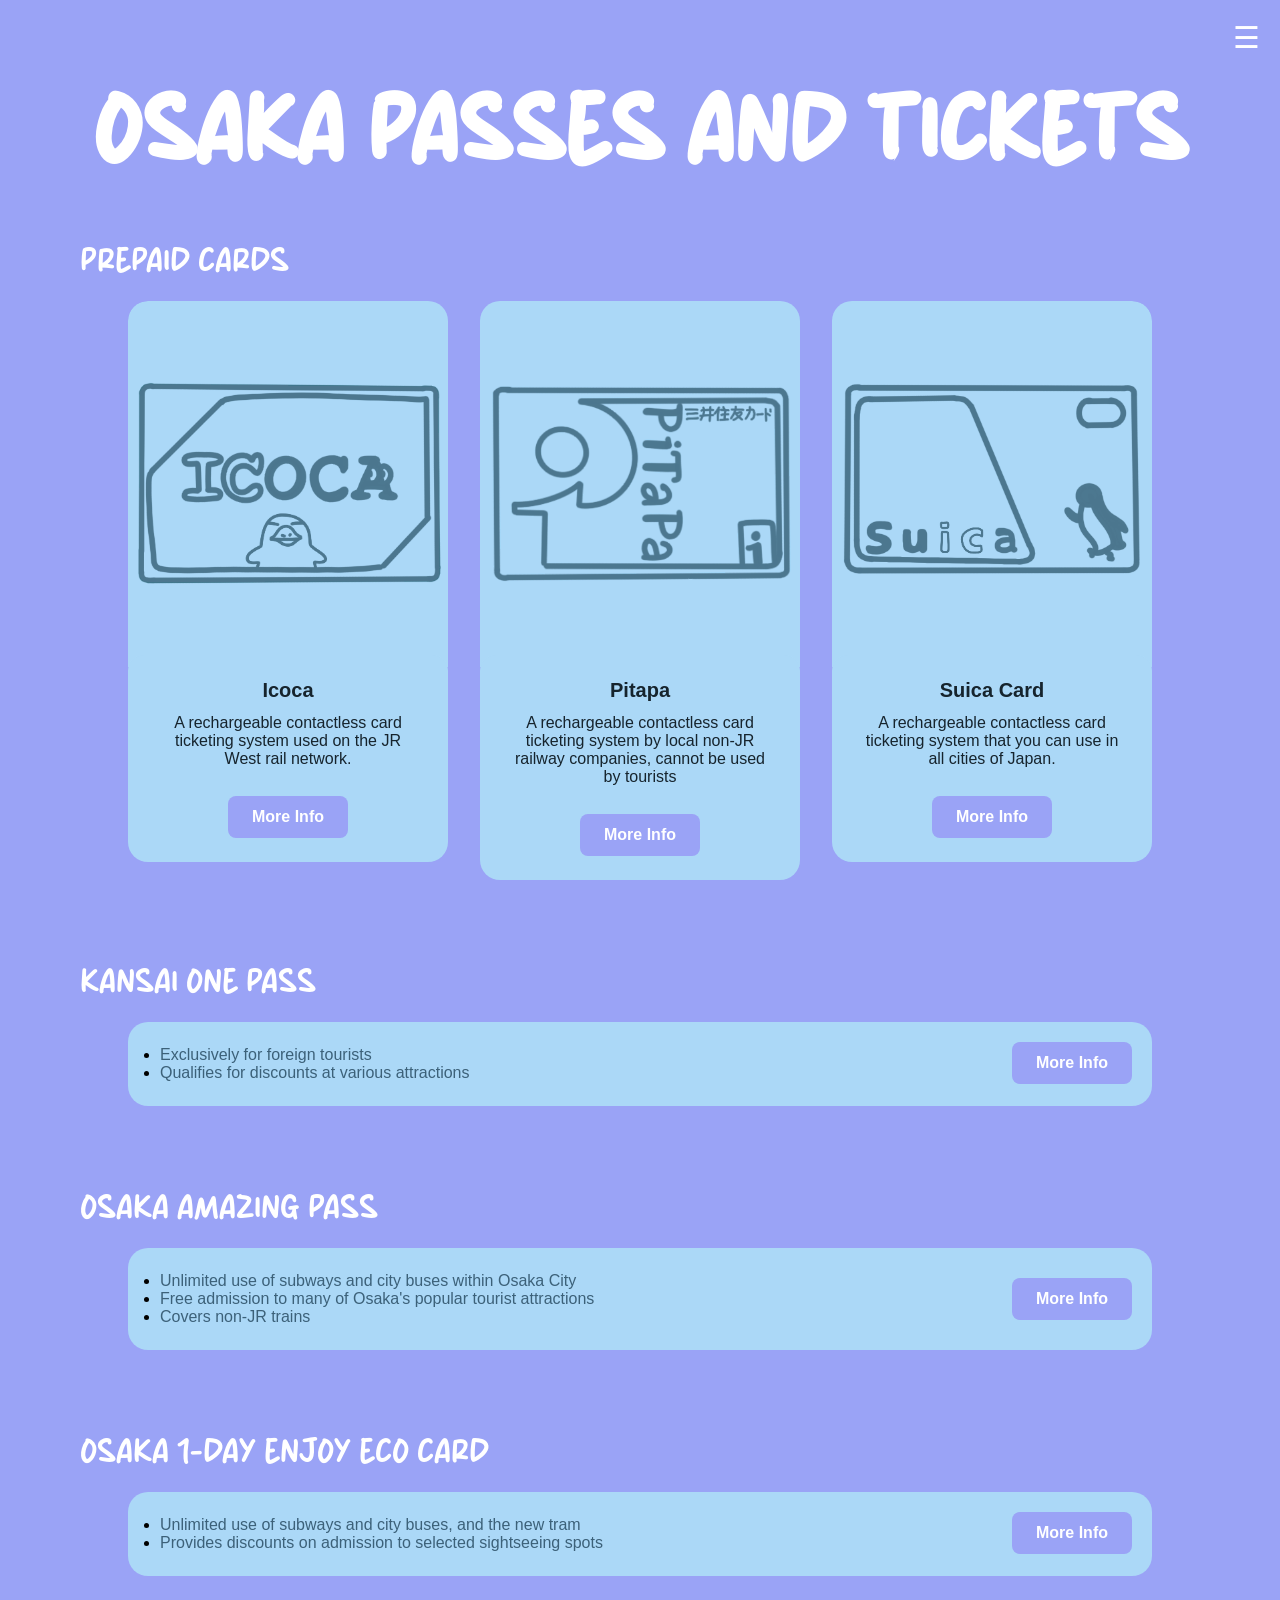
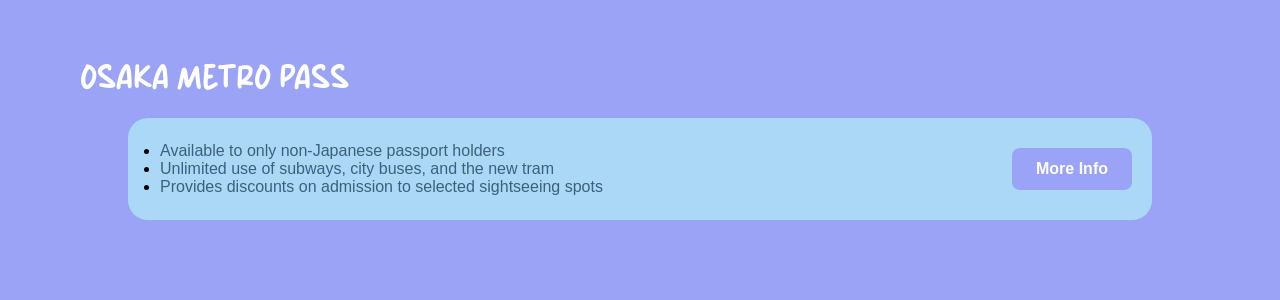
<file: html/osakatickets.html>
<html lang="en">
<head>
    <meta charset="UTF-8">
    <meta name="viewport" content="width=device-width, initial-scale=1.0">
    <title>Osaka Passes and Tickets</title>
    <link rel="stylesheet" href="../css/osakatickets.css">
    <link rel="stylesheet" href="../css/swiper-bundle.min.css">
    <link rel="icon" type="image/icon" href="../images/icon.png">
</head>
<body>
    <!-- Menu Panel -->
    <div id="main">
        <span id="opennav">&#9776</span>
    </div>
    
    <div class="sidenav" id="mySidenav">
        <a href="#" class="closebtn" id="closebtn">&times;</a>
        <ul>
            <li>
                <a href="../index.html">Home</a>
            </li>
            <li>
                <a href="../html/tokyo.html">Tokyo</a>
            </li>
            <li>
                <a href="../html/osaka.html">Osaka</a>
            </li>
            <li>
                <a href="../html/kyoto.html">Kyoto</a>
            </li>
            <li>
                <a href="../html/fukuoka.html">Fukuoka</a>
            </li>
            <li>
                <a href="../html/nagoya.html">Nagoya</a>
            </li>
        </ul>
    </div>

    <h1>OSAKA PASSES AND TICKETS</h1>

    <div class="container">
        <div class="card__container swiper">
            <h2>Prepaid Cards</h2>
            <div class="card__content">
                <div class="swiper-wrapper">
                    <article class="card__article swiper-slide">
                        <div class="card__image">
                            <img src="../images/osaka images/icoca.png" alt="image" class="card__img">
                            <div class="card__shadow"></div>
                        </div>

                        <div class="card__data">
                            <h3 class="card__name">Icoca</h3>
                            <p class="card__description">
                                A rechargeable contactless card ticketing system used on the JR West rail network.
                            </p>

                            <a href="https://www.westjr.co.jp/global/en/howto/guide/movie03.html" class="card__button" target="_blank"> More Info</a>
                        </div>
                    </article>

                    <article class="card__article swiper-slide">
                        <div class="card__image">
                            <img src="../images/osaka images/ptiapa.png" alt="image" class="card__img">
                            <div class="card__shadow"></div>
                        </div>

                        <div class="card__data">
                            <h3 class="card__name">Pitapa</h3>
                            <p class="card__description">
                                A rechargeable contactless card ticketing system by local non-JR railway companies, cannot be used by tourists
                            </p>

                            <a href="https://www.pitapa.com/" class="card__button" target="_blank" target="_blank"> More Info</a>
                        </div>
                    </article>

                    <article class="card__article swiper-slide">
                        <div class="card__image">
                            <img src="../images/osaka images/suica.png" alt="image" class="card__img">
                            <div class="card__shadow"></div>
                        </div>

                        <div class="card__data">
                            <h3 class="card__name">Suica Card</h3>
                            <p class="card__description">
                                A rechargeable contactless card ticketing system that you can use in all cities of Japan. 
                            </p>

                            <a href="https://www.japan-rail-pass.com/transportation/prepaid-cards/suica" class="card__button" target="_blank" target="_blank"> More Info</a>
                        </div>
                    </article>
                </div>
            </div>
        </div>
    </div>       

    <div class="container">
        <div class="card__container swiper">
            <h2>Kansai One Pass</h2>
            <div class="card__content">
                <div class="rounded-rectangle">
                    <ul>
                        <li>
                            <a>Exclusively for foreign tourists</a>
                        </li>
                        <li>
                            <a>Qualifies for discounts at various attractions</a>
                        </li>
                    </ul>

                    <a href="https://kansaionepass.com/en/" class="card__button2" target="_blank"> More Info</a>
                </div>
            </div>
        </div>
    </div>

    <div class="container">
        <div class="card__container swiper">
            <h2>Osaka Amazing Pass</h2>
            <div class="card__content">
                <div class="rounded-rectangle">
                    <ul>
                        <li>
                            <a>Unlimited use of subways and city buses within Osaka City</a>
                        </li>
                        <li>
                            <a>Free admission to many of Osaka's popular tourist attractions</a>
                        </li>
                        <li>
                            <a>Covers non-JR trains</a>
                        </li>
                    </ul>
                    <a href="https://www.osp.osaka-info.jp/en/" class="card__button3" target="_blank"> More Info</a>
                </div>
            </div>
        </div>
    </div>

    <div class="container">
        <div class="card__container swiper">
            <h2>Osaka 1-Day Enjoy Eco Card</h2>
            <div class="card__content">
                <div class="rounded-rectangle">
                    <ul>
                        <li>
                            <a>Unlimited use of subways and city buses, and the new tram</a>
                        </li>
                        <li>
                            <a>Provides discounts on admission to selected sightseeing spots</a>
                        </li>
                    </ul>
                    <a href="https://subway.osakametro.co.jp/en/guide/page/enjoy-eco.php" class="card__button4" target="_blank"> More Info</a>
                </div>
            </div>
        </div>
    </div>

    <div class="container">
        <div class="card__container swiper">
            <h2>Osaka Metro Pass</h2>
            <div class="card__content">
                <div class="rounded-rectangle">
                    <ul>
                        <li>
                            <a>Available to only non-Japanese passport holders</a>
                        </li>
                        <li>
                            <a>Unlimited use of subways, city buses, and the new tram</a>
                        </li>
                        <li>
                            <a>Provides discounts on admission to selected sightseeing spots</a>
                        </li>
                    </ul>
                    <a href="https://www.klook.com/en-CA/activity/11515-osaka-metro-1-2-day-pass-osaka/" class="card__button5" target="_blank"> More Info</a>
                </div>
            </div>
        </div>
    </div>

    <script src="../javascript/swiper-bundle.min.js"></script>
    <script src="../javascript/card swipe.js"></script>
</body>
</html>
</file>
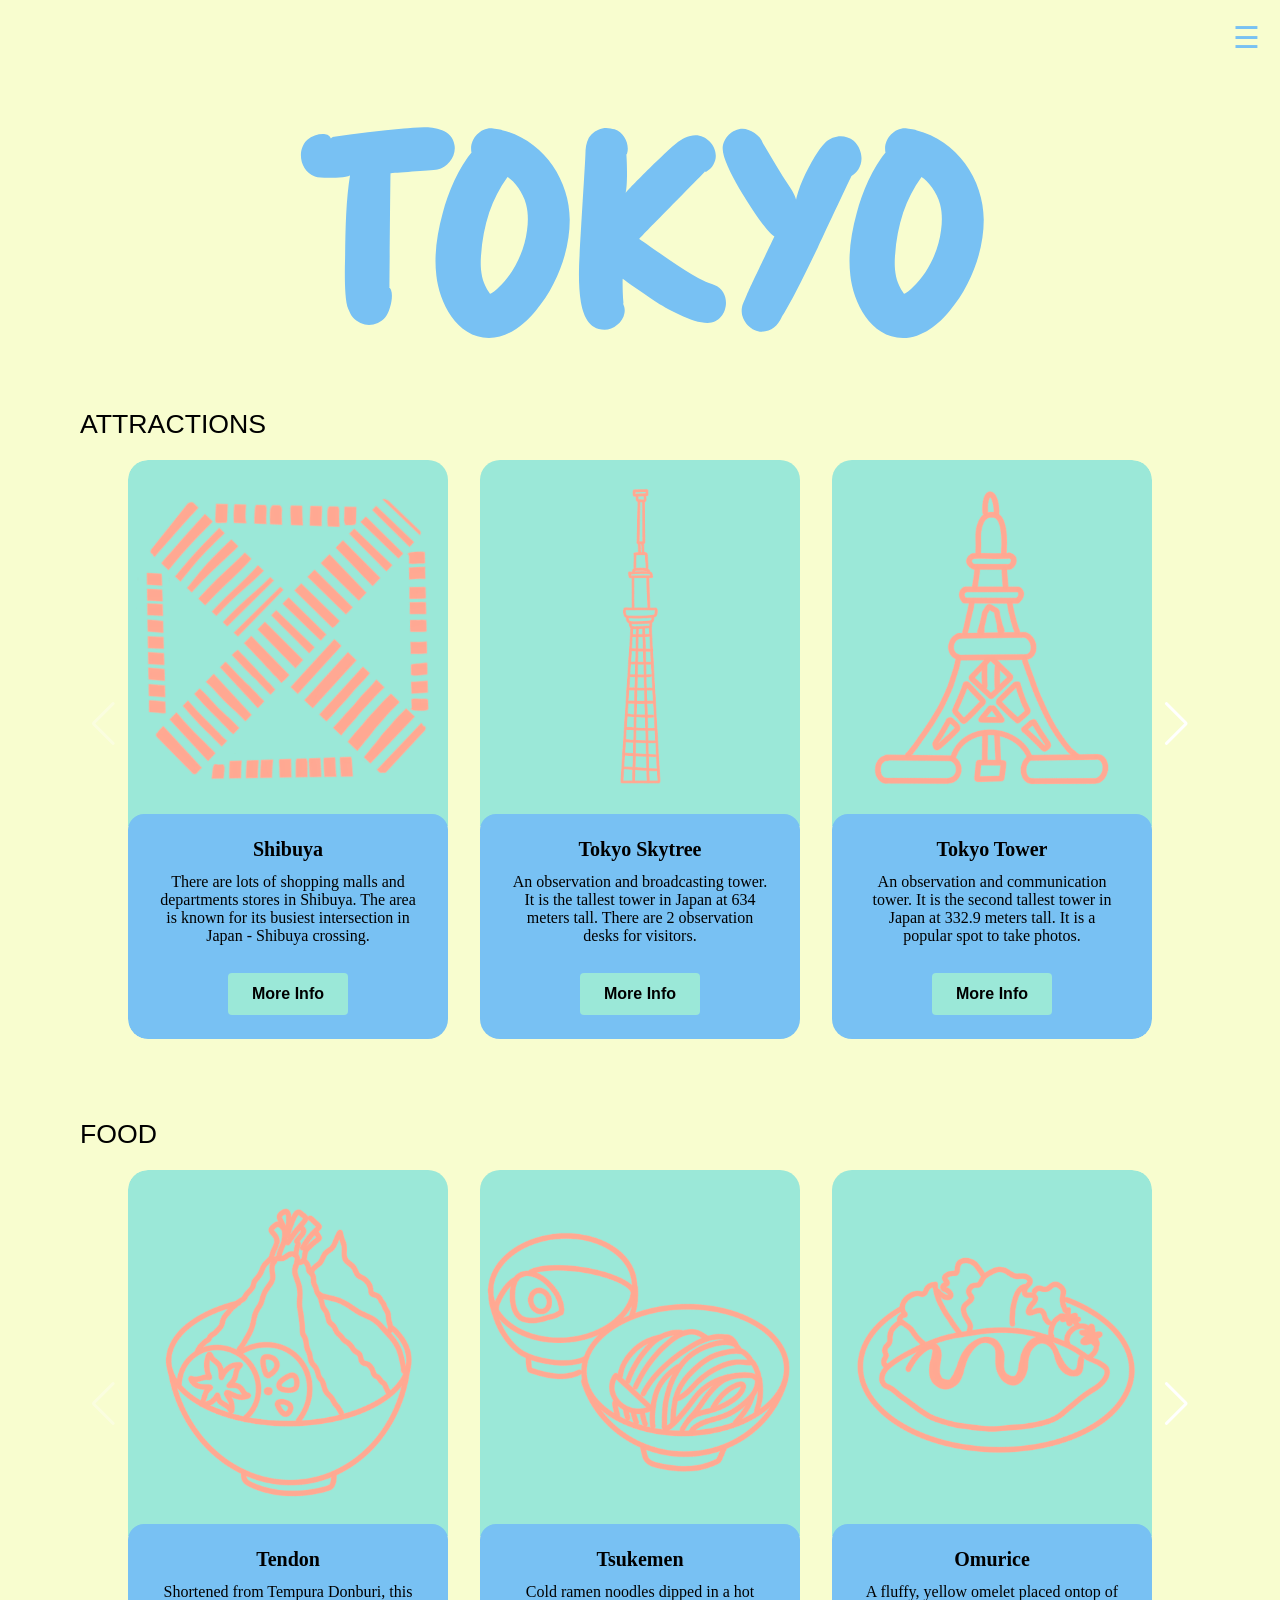
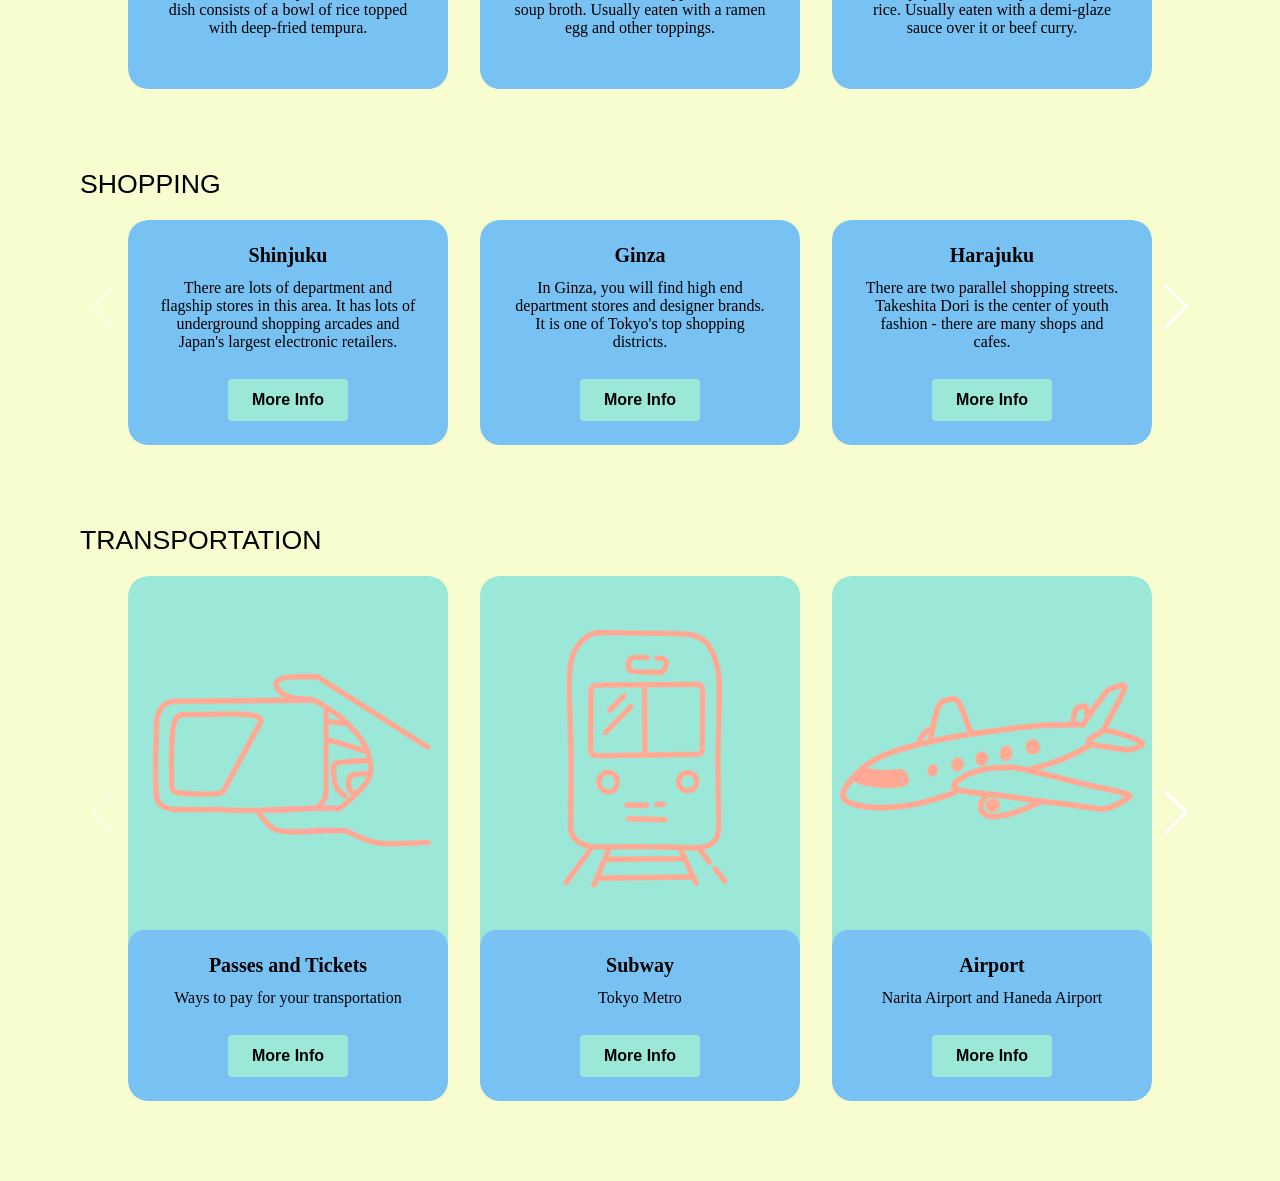
<file: html/tokyo.html>
<html lang="en">
<head>
    <meta charset="UTF-8">
    <meta name="viewport" content="width=device-width, initial-scale=1.0">
    <title>Tokyo</title>
    <link rel="stylesheet" href="../css/tokyo.css">
    <link rel="stylesheet" href="../css/swiper-bundle.min.css">
    <link rel="icon" type="image/icon" href="../images/icon.png">
</head>

<body>
        <!-- Menu Panel -->
    <div id="main">
        <span id="opennav">&#9776</span>
    </div>

    <div class="sidenav" id="mySidenav">
        <a href="#" class="closebtn" id="closebtn">&times;</a>
        <ul>
            <li>
                <a href="../index.html">Home</a>
            </li> 
            <li>
                <a href="../html/tokyo.html">Tokyo</a>
            </li>
            <li>
                <a href="../html/osaka.html">Osaka</a>
            </li>
            <li>
                <a href="../html/kyoto.html">Kyoto</a>
            </li>
            <li>
                <a href="../html/fukuoka.html">Fukuoka</a>
            </li>
            <li>
                <a href="../html/nagoya.html">Nagoya</a>
            </li>
        </ul>
    </div>

    <h1>TOKYO</h1>

    <!-- Attractions Card Slider -->
    <div class="container">
        <div class="card__container swiper">
            <h2>ATTRACTIONS</h2>
            <div class="card__content">
                <div class="swiper-wrapper">
                    <article class="card__article swiper-slide">
                        <div class="card__image">
                            <img src="../images/tokyo images/shibuya.png" alt="image" class="card__img">
                            <div class="card__shadow"></div>
                        </div>

                        <div class="card__data">
                            <h3 class="card__name">Shibuya</h3>
                            <p class="card__description">
                                There are lots of shopping malls and departments stores in Shibuya. The area is known for its busiest intersection in Japan - Shibuya crossing.  
                            </p>

                            <a href="https://www.japan-guide.com/e/e3007.html" class="card__button" target="_blank"> More Info</a>
                        </div>
                    </article>

                    <article class="card__article swiper-slide">
                        <div class="card__image">
                            <img src="../images/tokyo images/tokyo skytree.png" alt="image" class="card__img">
                            <div class="card__shadow"></div>
                        </div>

                        <div class="card__data">
                            <h3 class="card__name">Tokyo Skytree</h3>
                            <p class="card__description">
                                An observation and broadcasting tower. It is the tallest tower in Japan at 634 meters tall. There are 2 observation desks for visitors. 
                            </p>

                            <a href="https://www.tokyo-skytree.jp/en/" class="card__button" target="_blank"> More Info</a>
                        </div>
                    </article>

                    <article class="card__article swiper-slide">
                        <div class="card__image">
                            <img src="../images/tokyo images/tokyo tower.png" alt="image" class="card__img">
                            <div class="card__shadow"></div>
                        </div>

                        <div class="card__data">
                            <h3 class="card__name">Tokyo Tower</h3>
                            <p class="card__description">
                                An observation and communication tower. It is the second tallest tower in Japan at 332.9 meters tall. It is a popular spot to take photos. 
                            </p>

                            <a href="https://en.tokyotower.co.jp/" class="card__button" target="_blank"> More Info</a>
                        </div>
                    </article>

                    <article class="card__article swiper-slide">
                        <div class="card__image">
                            <img src="../images/tokyo images/tokyo disney.png" alt="image" class="card__img">
                            <div class="card__shadow"></div>
                        </div>

                        <div class="card__data">
                            <h3 class="card__name">Tokyo Disney Resort</h3>
                            <p class="card__description">
                                Opened in 1983, it is the first Disney theme park outside of the US. It also has DisneySea where it highlights world-famous harbours.
                            </p>

                            <a href="https://www.tokyodisneyresort.jp/en/index.html" class="card__button" target="_blank"> More Info</a>
                        </div>
                    </article>
                </div>
            </div>

            <div class="swiper-button-prev"></div>
            <div class="swiper-button-next"></div>
        </div>
    </div>
    
    <!-- Food Card Slider -->
    <div class="container">
        <div class="card__container swiper">
            <h2>FOOD</h2>
            <div class="card__content">
                <div class="swiper-wrapper">
                    <article class="card__article swiper-slide">
                        <div class="card__image">
                            <img src="../images/tokyo images/tendon.png" alt="image" class="card__img">
                            <div class="card__shadow"></div>
                        </div>

                        <div class="card__data">
                            <h3 class="card__name">Tendon</h3>
                            <p class="card__description">
                                Shortened from Tempura Donburi, this dish consists of a bowl of rice topped with deep-fried tempura.
                            </p>
                        </div>
                    </article>

                    <article class="card__article swiper-slide">
                        <div class="card__image">
                            <img src="../images/tokyo images/tsukemen.png" alt="image" class="card__img">
                            <div class="card__shadow"></div>
                        </div>

                        <div class="card__data">
                            <h3 class="card__name">Tsukemen</h3>
                            <p class="card__description">
                                Cold ramen noodles dipped in a hot soup broth. Usually eaten with a ramen egg and other toppings. 
                            </p>
                        </div>
                    </article>

                    <article class="card__article swiper-slide">
                        <div class="card__image">
                            <img src="../images/tokyo images/omurice.png" alt="image" class="card__img">
                            <div class="card__shadow"></div>
                        </div>

                        <div class="card__data">
                            <h3 class="card__name">Omurice</h3>
                            <p class="card__description">
                                A fluffy, yellow omelet placed ontop of rice. Usually eaten with a demi-glaze sauce over it or beef curry.
                            </p>
                        </div>
                    </article>

                    <article class="card__article swiper-slide">
                        <div class="card__image">
                            <img src="../images/tokyo images/anago.png" alt="image" class="card__img">
                            <div class="card__shadow"></div>
                        </div>

                        <div class="card__data">
                            <h3 class="card__name">Anago</h3>
                            <p class="card__description">
                                Saltwater conger eel, normally referred to as ma-ango. Often simmered as sushi or deep-fried into a tempura.
                            </p>
                        </div>
                    </article>
                </div>
            </div>

            <div class="swiper-button-prev"></div>
            <div class="swiper-button-next"></div>
        </div>
    </div>

    <!-- Shopping Slider -->
    <div class="container">
        
        <div class="card__container swiper">
            <h2>SHOPPING</h2>
            <div class="card__content">
                <div class="swiper-wrapper">
                    <article class="card__article swiper-slide">
                        <div class="card__data">
                            <h3 class="card__name">Shinjuku</h3>
                            <p class="card__description">
                                There are lots of department and flagship stores in this area. It has lots of underground shopping arcades and Japan's largest electronic retailers.
                            </p>

                            <a href="https://www.gotokyo.org/en/destinations/western-tokyo/shinjuku/index.html" class="card__button" target="_blank"> More Info</a>
                        </div>
                    </article>

                    <article class="card__article swiper-slide">
                        <div class="card__data">
                            <h3 class="card__name">Ginza</h3>
                            <p class="card__description">
                                In Ginza, you will find high end department stores and designer brands. It is one of Tokyo's top shopping districts. 
                            </p>

                            <a href="https://www.gotokyo.org/en/destinations/central-tokyo/ginza/index.html" class="card__button" target="_blank"> More Info</a>
                        </div>
                    </article>

                    <article class="card__article swiper-slide">
                        <div class="card__data">
                            <h3 class="card__name">Harajuku</h3>
                            <p class="card__description">
                                There are two parallel shopping streets. Takeshita Dori is the center of youth fashion - there are many shops and cafes.
                            </p>

                            <a href="https://www.japan-guide.com/e/e3006.html" class="card__button" target="_blank"> More Info</a>
                        </div>
                    </article>

                    <article class="card__article swiper-slide">
                        <div class="card__data">
                            <h3 class="card__name">Shibuya</h3>
                            <p class="card__description">
                                The birthplace of Japan's youth fashion trends. There are dozens of fashion stores, small boutiques, and designer brands.
                            </p>

                            <a href="https://www.japan-guide.com/e/e3007.html" class="card__button" target="_blank"> More Info</a>
                        </div>
                    </article>
                </div>
            </div>

            <div class="swiper-button-prev"></div>
            <div class="swiper-button-next"></div>
        </div>
    </div>

    <!-- Transportation Slider -->
    <div class="container">
        <div class="card__container swiper">
            <h2>TRANSPORTATION</h2>
            <div class="card__content">
                <div class="swiper-wrapper">
                    <article class="card__article swiper-slide">
                        <div class="card__image">
                            <img src="../images/tokyo images/passestickets.png" alt="image" class="card__img">
                            <div class="card__shadow"></div>
                        </div>

                        <div class="card__data">
                            <h3 class="card__name">Passes and Tickets</h3>
                            <p class="card__description">
                                Ways to pay for your transportation
                            </p>

                            <a href="../html/tokyotickets.html" class="card__button" > More Info</a>
                        </div>
                    </article>

                    <article class="card__article swiper-slide">
                        <div class="card__image">
                            <img src="../images/tokyo images/subway.png" alt="image" class="card__img">
                            <div class="card__shadow"></div>
                        </div>

                        <div class="card__data">
                            <h3 class="card__name">Subway</h3>
                            <p class="card__description">
                                Tokyo Metro
                            </p>

                            <a href="https://www.tokyometro.jp/en/subwaymap/index.html" class="card__button" target="_blank"> More Info</a>
                        </div>
                    </article>

                    <article class="card__article swiper-slide">
                        <div class="card__image">
                            <img src="../images/tokyo images/airport.png" alt="image" class="card__img">
                            <div class="card__shadow"></div>
                        </div>

                        <div class="card__data">
                            <h3 class="card__name">Airport</h3>
                            <p class="card__description">
                                Narita Airport and Haneda Airport
                            </p>

                            <a href="https://www.narita-airport.jp/en/" class="card__button" target="_blank"> More Info</a>
                        </div>
                    </article>

                    <article class="card__article swiper-slide">
                        <div class="card__image">
                            <img src="../images/tokyo images/bus.png" alt="image" class="card__img">
                            <div class="card__shadow"></div>
                        </div>

                        <div class="card__data">
                            <h3 class="card__name">Bus</h3>
                            <p class="card__description">
                                Toei Transport Network Buses 
                            </p>

                            <a href="https://www.kotsu.metro.tokyo.jp/eng/" class="card__button" target="_blank"> More Info</a>
                        </div>
                    </article>
                </div>
            </div>

            <div class="swiper-button-prev"></div>
            <div class="swiper-button-next"></div>
        </div>
    </div>

    <script src="../javascript/swiper-bundle.min.js"></script>
    <script src="../javascript/card swipe.js"></script>

</body>

</html>
</file>
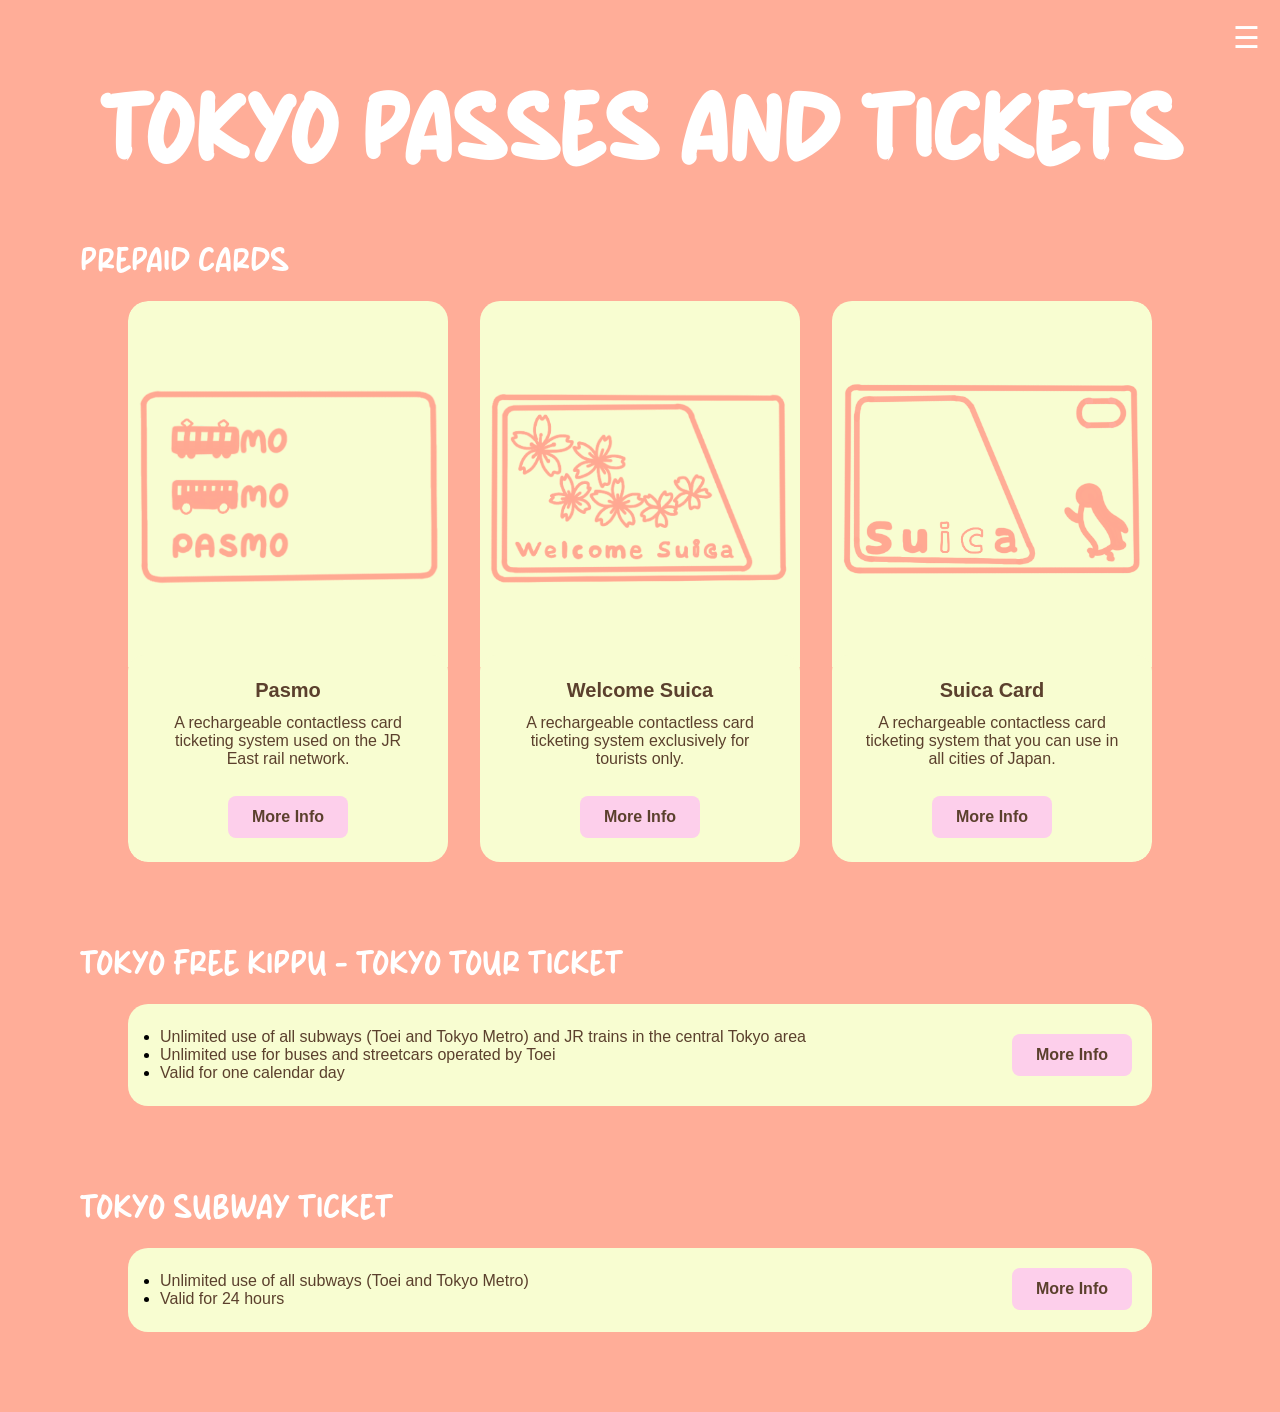
<file: html/tokyotickets.html>
<html lang="en">
<head>
    <meta charset="UTF-8">
    <meta name="viewport" content="width=device-width, initial-scale=1.0">
    <title>Tokyo Passes and Tickets</title>
    <link rel="stylesheet" href="../css/tokyotickets.css">
    <link rel="stylesheet" href="../css/swiper-bundle.min.css">
    <link rel="icon" type="image/icon" href="../images/icon.png">
</head>
<body>
    <!-- Menu Panel -->
    <div id="main">
        <span id="opennav">&#9776</span>
    </div>
    
    <div class="sidenav" id="mySidenav">
        <a href="#" class="closebtn" id="closebtn">&times;</a>
        <ul>
            <li>
                <a href="../index.html">Home</a>
            </li>
            <li>
                <a href="../html/tokyo.html">Tokyo</a>
            </li>
            <li>
                <a href="../html/osaka.html">Osaka</a>
            </li>
            <li>
                <a href="../html/kyoto.html">Kyoto</a>
            </li>
            <li>
                <a href="../html/fukuoka.html">Fukuoka</a>
            </li>
            <li>
                <a href="../html/nagoya.html">Nagoya</a>
            </li>
        </ul>
    </div>

    <h1>TOKYO PASSES AND TICKETS</h1>

    <div class="container">
        <div class="card__container swiper">
            <h2>Prepaid Cards</h2>
            <div class="card__content">
                <div class="swiper-wrapper">
                    <article class="card__article swiper-slide">
                        <div class="card__image">
                            <img src="../images/tokyo images/pasmo.png" alt="image" class="card__img">
                            <div class="card__shadow"></div>
                        </div>

                        <div class="card__data">
                            <h3 class="card__name">Pasmo</h3>
                            <p class="card__description">
                                A rechargeable contactless card ticketing system used on the JR East rail network.
                            </p>

                            <a href="https://www.pasmo.co.jp/visitors/en/normalpasmo/" class="card__button" target="_blank"> More Info</a>
                        </div>
                    </article>

                    <article class="card__article swiper-slide">
                        <div class="card__image">
                            <img src="../images/tokyo images/welcome suica.png" alt="image" class="card__img">
                            <div class="card__shadow"></div>
                        </div>

                        <div class="card__data">
                            <h3 class="card__name">Welcome Suica</h3>
                            <p class="card__description">
                                A rechargeable contactless card ticketing system exclusively for tourists only.
                            </p>

                            <a href="https://www.jreast.co.jp/multi/en/welcomesuica/welcomesuica.html" class="card__button" target="_blank" target="_blank"> More Info</a>
                        </div>
                    </article>

                    <article class="card__article swiper-slide">
                        <div class="card__image">
                            <img src="../images/tokyo images/suica.png" alt="image" class="card__img">
                            <div class="card__shadow"></div>
                        </div>

                        <div class="card__data">
                            <h3 class="card__name">Suica Card</h3>
                            <p class="card__description">
                                A rechargeable contactless card ticketing system that you can use in all cities of Japan. 
                            </p>

                            <a href="https://www.japan-rail-pass.com/transportation/prepaid-cards/suica" class="card__button" target="_blank" target="_blank"> More Info</a>
                        </div>
                    </article>
                </div>
            </div>
        </div>
    </div>       

    <div class="container">
        <div class="card__container swiper">
            <h2>Tokyo Free Kippu - Tokyo Tour Ticket</h2>
            <div class="card__content">
                <div class="rounded-rectangle">
                    <ul>
                        <li>
                            <a>Unlimited use of all subways (Toei and Tokyo Metro) and JR trains in the central Tokyo area</a>
                        </li>
                        <li>
                            <a>Unlimited use for buses and streetcars operated by Toei</a>
                        </li>
                        <li>
                            <a>Valid for one calendar day</a>
                        </li>
                    </ul>

                    <a href="https://www.jreast.co.jp/multi/en/pass/tokyo_free.html" class="card__button2" target="_blank"> More Info</a>
                </div>
            </div>
        </div>
    </div>

    <div class="container">
        <div class="card__container swiper">
            <h2>Tokyo Subway Ticket</h2>
            <div class="card__content">
                <div class="rounded-rectangle">
                    <ul>
                        <li>
                            <a>Unlimited use of all subways (Toei and Tokyo Metro)</a>
                        </li>
                        <li>
                            <a>Valid for 24 hours</a>
                        </li>
                    </ul>
                    <a href="https://www.tokyometro.jp/en/ticket/travel/index.html" class="card__button3" target="_blank"> More Info</a>
                </div>
            </div>
        </div>
    </div>
    <script src="../javascript/swiper-bundle.min.js"></script>
    <script src="../javascript/card swipe.js"></script>
</body>
</html>
</file>
<file: css/homepage.css>
* {
    padding:0;
    margin: 0;
    box-sizing: border-box;
}

@font-face {
    font-family: Handwrite;
    src: url(../fonts/Day\ Light.otf);
}

body{
    background-color: #f8fdcf;
    
}

h1{
    font-family: Handwrite;
    text-align: center;
    font-size: 120pt;
    color: #78C1F3;
    padding-top: 30px;
}

#main{
    transition: margin-right 0.5s;
    padding: 20px; 
}

#main span{
    font-size: 30px;
    cursor: pointer;
    float: right;
    color: #78C1F3;
}


.sidenav{
    height: 100%;
    width: 0px;
    position: fixed;
    z-index: 1;
    top: 0;
    right: 0;
    background-color: #78c1f3;
    overflow: hidden;
    transition: 0.5s;
}

.sidenav .closebtn{
    font-size: 36px;
    border-bottom: none;
    text-decoration: none;
    color: white;
    float: right;
    margin-right: 25px;
    margin-bottom: 50px;
    margin-top: 15px;
}

.sidenav ul {
    clear: both;
    list-style-type: none;
}

.sidenav ul li a {
    padding: 12px 8px 12px 30px;
    text-decoration: none;
    font-size: 18px; 
    color:white;
    display: block;
    transition: 0.3s;
    text-transform: uppercase;
}

.sidenav ul li a:hover{
    background: #69A9D5
}

body {
    font-family: 'Gill Sans', 'Gill Sans MT', Calibri, 'Trebuchet MS', sans-serif;
    font-size: 20pt;
    margin: 0;
    padding: 0;
}

.grid-container {
    display: grid;
    grid-template-columns: repeat(3, 1fr);
    grid-gap: 40px;
    padding: 40px;
}

.grid-item {
    position: relative;
    overflow: hidden;
}

.grid-item img {
    width: 100%;
    height: auto;
    display: block;
    
}

.grid-item .text{
    padding: 20px;
    text-align: center;
    color: #78C1F3;
}

.grid-item a{
    text-decoration: none;
}

.text-overlay{
    position: absolute;
    top: 0;
    left: 0;
    width: 100%;
    height: 100%;
    background-color:rgb(248, 253, 207, 0.7);
    color: #fff;
    text-align: left; 
    opacity: 0;
    transition: opacity 0.3s;
    display: flex;
    justify-content: left;
    align-items: center;
    padding: 20px;
    border-radius: 10px;
    font-size: 18px;
}

.text-overlay a{
    text-decoration: none; 
    color: inherit;
    text-align: left;
}

.grid-item:hover h1{
    opacity: 0;
}

.grid-item:hover .text-overlay{
    opacity: 1;
    cursor: pointer;
}

.grid-item:hover img{
    transform: scale(1.1);
    opacity: 0;
    cursor: pointer;
}

a{
    text-decoration: none;
    font-family: 'Gill Sans', 'Gill Sans MT', Calibri, 'Trebuchet MS', sans-serif;
}

@media screen and (max-width: 768px) {
    .grid-container {
        grid-template-columns: repeat(auto-fill, minmax(150px, 1fr));
    }

    .text-overlay{
        font: 16px;
    }
}

@media screen and (max-width: 576px) {
    .grid-container {
        grid-template-columns: repeat(auto-fill, minmax(120px, 1fr));
    }

    .text-overlay{
        font: 14px;
    }
}
</file>
<file: css/fukuoka.css>
* {
  padding:0;
  margin: 0;
  box-sizing: border-box;
}

@font-face {
  font-family: Handwrite;
  src: url(../fonts/Day\ Light.otf);
}

a {
  text-decoration: none;
}

img{
  display: block;
  max-width: 100%;
  height: auto;
}

h1{
  font-family: Handwrite;
  text-align: center;
  font-size: 200pt;
  color: #ffffff;
  padding-top: 30px;
  transition: 0.3s;
}

h2{
  font-family: Handwrite;
  font-size: 25pt;
  font-weight: 500;
  margin-bottom: 20px;
  color: #3C6179;
  text-transform: uppercase;
}

#main{
  transition: margin-right 0.5s;
  padding: 20px; 
}

#main span{
  font-size: 30px;
  cursor: pointer;
  float: right;
  color: #ffffff;
}

.sidenav{
  height: 100%;
  width: 0px;
  position: fixed;
  z-index: 15;
  top: 0;
  right: 0;
  background-color: #ffffff;
  overflow: hidden;
  transition: 0.5s;
}

.sidenav .closebtn{
  font-size: 36px;
  border-bottom: none;
  text-decoration: none;
  color: #9BE8D8;
  float: right;
  margin-right: 25px;
  margin-bottom: 50px;
  margin-top: 15px;
}

.sidenav ul {
  clear: both;
  list-style-type: none;
}

.sidenav ul li a {
  padding: 12px 8px 12px 30px;
  text-decoration: none;
  font-size: 18px; 
  color:#78c1f3;
  display: block;
  transition: 0.3s;
  text-transform: uppercase;
  font-family: 'Gill Sans', 'Gill Sans MT', Calibri, 'Trebuchet MS', sans-serif;
}

.sidenav ul li a:hover{
  background: #BBE0F9
}

body{
  background-color: #9BE8D8;
  min-height: 100vh;
  align-items: center;
  justify-content: center;
  margin: 0;
  padding: 0;
}

.container{
  display:flex;
  justify-content: center;
  align-items: center;
  padding-bottom: 5rem;
  transition: 0.3s;
}

.card__container{
  position: relative;
  padding-block: 5rem;
  width: 100%;
}

.card__content{
  margin-inline: 1.75rem;
  border-radius: 1.25rem;
  overflow: hidden;
}

.card__article{
  width:300px;
  border-radius: 1.25rem;
  overflow: hidden;
}

.card__image{
  position: relative;
  background-color: #f8fdcf;
  padding-top: 1.5rem;
  padding-bottom: 1.5rem;
  height: auto;
  max-height: 100%;
  margin-bottom: -.75rem;
}

.card__data{
  background-color: #f8fdcf;
  padding: 1.5rem 2rem;
  border-radius: 1rem;
  text-align: center;
  position: relative;
  z-index: 10;
}

.card__img {
  max-width: 100%;
  max-height: 100%;
  margin: 0 auto;
  position: relative;
  z-index: 5;
  display: block;
}

.card__name{
  font-size: 1.25rem;
  color: #3C6179;
  margin-bottom: .75rem;
  font-family: 'Gill Sans', 'Gill Sans MT', Calibri, 'Trebuchet MS', sans-serif;
}

.card__description{
  font-weight: 500;
  margin-bottom: 1.75rem;
  font-family: 'Gill Sans', 'Gill Sans MT', Calibri, 'Trebuchet MS', sans-serif;
  color: #3C6179;
}

.card__button{
  display: inline-block;
  background-color: #9BE8D8;
  padding: .75rem 1.5rem;
  border-radius: .5rem;
  color: #3C6179;
  font-weight: 600;
  font-family: 'Gill Sans', 'Gill Sans MT', Calibri, 'Trebuchet MS', sans-serif;
}

.swiper-button-prev:after,
.swiper-button-next:after {
content: "";
}

.swiper-button-prev,
.swiper-button-next {
width: initial;
height: initial;
font-size: 3rem;
color: #9BE8D8;
display: none;
}

.swiper-button-prev {
left: 0;
}

.swiper-button-next {
right: 0;
}

.swiper-pagination-bullet {
background-color: hsl(212, 32%, 40%);
opacity: 1;
}

.swiper-pagination-bullet-active {
background-color: #9BE8D8;
}

/* For small devices */
@media screen and (max-width: 320px) {
  .card__data {
    padding: 1rem;
  }
}

/* For medium devices */
@media screen and (min-width: 768px) {
  .card__content {
    margin-inline: 3rem;
  }

  .swiper-button-next,
  .swiper-button-prev {
    display: block;
  }
}

/* For large devices */
@media screen and (min-width: 1120px) {
  .card__container {
    max-width: 1120px;
  }

  .swiper-button-prev {
    left: -1rem;
  }
  .swiper-button-next {
    right: -1rem;
  }
}
</file>
<file: css/fukuokatickets.css>
* {
  padding:0;
  margin: 0;
  box-sizing: border-box;
}

@font-face {
  font-family: Handwrite;
  src: url(../fonts/Day\ Light.otf);
}

a {
  text-decoration: none;
  font-family: 'Gill Sans', 'Gill Sans MT', Calibri, 'Trebuchet MS', sans-serif;
  color: #3C6179;
}

img{
  display: block;
  max-width: 100%;
  height: auto;
}

h1{
  font-family: Handwrite;
  text-align: center;
  font-size: 70pt;
  color: #ffffff;
  padding-top: 30px;
  padding-bottom: 50px;
  transition: 0.3s;
}

h2{
  font-family: Handwrite;
  font-size: 25pt;
  font-weight: 500;
  margin-bottom: 20px;
  color: #3C6179;
  text-transform: uppercase;
}

#main{
  transition: margin-right 0.5s;
  padding: 20px; 
}

#main span{
  font-size: 30px;
  cursor: pointer;
  float: right;
  color: #ffffff;
}

.sidenav{
  height: 100%;
  width: 0px;
  position: fixed;
  z-index: 15;
  top: 0;
  right: 0;
  background-color: #ffffff;
  overflow: hidden;
  transition: 0.5s;
}

.sidenav .closebtn{
  font-size: 36px;
  border-bottom: none;
  text-decoration: none;
  color: #9BE8D8;
  float: right;
  margin-right: 25px;
  margin-bottom: 50px;
  margin-top: 15px;
}

.sidenav ul {
  clear: both;
  list-style-type: none;
}

.sidenav ul li a {
  padding: 12px 8px 12px 30px;
  text-decoration: none;
  font-size: 18px; 
  color:#78c1f3;
  display: block;
  transition: 0.3s;
  text-transform: uppercase;
  font-family: 'Gill Sans', 'Gill Sans MT', Calibri, 'Trebuchet MS', sans-serif;
}

.sidenav ul li a:hover{
  background: #9BE8D8
}

body{
  background-color: #9BE8D8;
  min-height: 100vh;
  align-items: center;
  justify-content: center;
  margin: 0;
  padding: 0;
}

.container{
  display:flex;
  justify-content: center;
  align-items: center;
  padding-bottom: 5rem;
  transition: 0.3s;
}

.card__container{
  position: relative;
  padding-block: 5rem;
  width: 100%;
}

.card__content{
  margin-inline: 1.75rem;
  border-radius: 1.25rem;
  overflow: hidden;
}

.card__article{
  width:300px;
  border-radius: 1.25rem;
  overflow: hidden;
}

.card__image{
  position: relative;
  background-color: #f8fdcf;
  padding-top: 1.5rem;
  padding-bottom: 1.5rem;
  height: auto;
  max-height: 100%;
  margin-bottom: -.75rem;
}

.card__data{
  background-color: #f8fdcf;
  padding: 1.5rem 2rem;
  border-radius: 1rem;
  text-align: center;
  position: relative;
  z-index: 10;
}

.card__img {
  max-width: 100%;
  max-height: 100%;
  margin: 0 auto;
  position: relative;
  z-index: 5;
  display: block;
}

.card__name{
  font-size: 1.25rem;
  color: #3C6179;
  margin-bottom: .75rem;
  font-family: 'Gill Sans', 'Gill Sans MT', Calibri, 'Trebuchet MS', sans-serif;
}

.card__description{
  font-weight: 500;
  margin-bottom: 1.75rem;
  font-family: 'Gill Sans', 'Gill Sans MT', Calibri, 'Trebuchet MS', sans-serif;
  color: #3C6179;
}

.card__button{
  display: inline-block;
  background-color: #9BE8D8;
  padding: .75rem 1.5rem;
  border-radius: .5rem;
  color: #3C6179;
  font-weight: 600;
  font-family: 'Gill Sans', 'Gill Sans MT', Calibri, 'Trebuchet MS', sans-serif;
}

.card__button2{
  display: inline-block;
  background-color: #9BE8D8;
  padding: .75rem 1.5rem;
  border-radius: .5rem;
  color: #3C6179;
  font-weight: 600;
  font-family: 'Gill Sans', 'Gill Sans MT', Calibri, 'Trebuchet MS', sans-serif;
  position: absolute;
  top: 30px;
  right: 20px;
}

.card__button3{
  display: inline-block;
  background-color: #9BE8D8;
  padding: .75rem 1.5rem;
  border-radius: .5rem;
  color: #3C6179;
  font-weight: 600;
  font-family: 'Gill Sans', 'Gill Sans MT', Calibri, 'Trebuchet MS', sans-serif;
  position: absolute;
  top: 13px;
  right: 20px;
}

.swiper-button-prev:after,
.swiper-button-next:after {
content: "";
}

.swiper-button-prev,
.swiper-button-next {
width: initial;
height: initial;
font-size: 3rem;
color: #9BE8D8;
display: none;
}

.swiper-button-prev {
left: 0;
}

.swiper-button-next {
right: 0;
}

.swiper-pagination-bullet {
background-color: hsl(212, 32%, 40%);
opacity: 1;
}

.swiper-pagination-bullet-active {
background-color: #9BE8D8;
}

.rounded-rectangle{
  background-color: #f8fdcf;
  padding: 1.5rem 2rem;
  border-radius: 1rem;
  text-align: left;
  position: relative;
  z-index: 10;
}

.card__copntent ul li{
  line-height: 2;
}

/* For small devices */
@media screen and (max-width: 320px) {
  .card__data {
    padding: 1rem;
  }
}

/* For medium devices */
@media screen and (min-width: 768px) {
  .card__content {
    margin-inline: 3rem;
  }

  .swiper-button-next,
  .swiper-button-prev {
    display: block;
  }
}

/* For large devices */
@media screen and (min-width: 1120px) {
  .card__container {
    max-width: 1120px;
  }

  .swiper-button-prev {
    left: -1rem;
  }
  .swiper-button-next {
    right: -1rem;
  }
}
</file>
<file: css/kyoto.css>
* {
  padding:0;
  margin: 0;
  box-sizing: border-box;
}

@font-face {
  font-family: Handwrite;
  src: url(../fonts/Day\ Light.otf);
}

a {
  text-decoration: none;
}

img{
  display: block;
  max-width: 100%;
  height: auto;
}

h1{
  font-family: Handwrite;
  text-align: center;
  font-size: 200pt;
  color: #F3AA78;
  padding-top: 30px;
  transition: 0.3s;
}

h2{
  font-family: Handwrite;
  font-size: 25pt;
  font-weight: 500;
  margin-bottom: 20px;
  color: #79553C;
  text-transform: uppercase;
}

#main{
  transition: margin-right 0.5s;
  padding: 20px; 
}

#main span{
  font-size: 30px;
  cursor: pointer;
  float: right;
  color: #F3AA78;
}

.sidenav{
  height: 100%;
  width: 0px;
  position: fixed;
  z-index: 15;
  top: 0;
  right: 0;
  background-color: #F3AA78;
  overflow: hidden;
  transition: 0.5s;
}

.sidenav .closebtn{
  font-size: 36px;
  border-bottom: none;
  text-decoration: none;
  color: white;
  float: right;
  margin-right: 25px;
  margin-bottom: 50px;
  margin-top: 15px;
}

.sidenav ul {
  clear: both;
  list-style-type: none;
}

.sidenav ul li a {
  padding: 12px 8px 12px 30px;
  text-decoration: none;
  font-size: 18px; 
  color:white;
  display: block;
  transition: 0.3s;
  text-transform: uppercase;
  font-family: 'Gill Sans', 'Gill Sans MT', Calibri, 'Trebuchet MS', sans-serif;
}

.sidenav ul li a:hover{
  background: #fdcfeb
}

body{
  background-color: #f8fdcf;
  min-height: 100vh;
  align-items: center;
  justify-content: center;
  margin: 0;
  padding: 0;
}

.container{
  display:flex;
  justify-content: center;
  align-items: center;
  padding-bottom: 5rem;
  transition: 0.3s;
}

.card__container{
  position: relative;
  padding-block: 5rem;
  width: 100%;
}

.card__content{
  margin-inline: 1.75rem;
  border-radius: 1.25rem;
  overflow: hidden;
}

.card__article{
  width:300px;
  border-radius: 1.25rem;
  overflow: hidden;
}

.card__image{
  position: relative;
  background-color: #fdcfeb;
  padding-top: 1.5rem;
  padding-bottom: 1.5rem;
  height: auto;
  max-height: 100%;
  margin-bottom: -.75rem;
}

.card__data{
  background-color: #fdcfeb;
  padding: 1.5rem 2rem;
  border-radius: 1rem;
  text-align: center;
  position: relative;
  z-index: 10;
}

.card__img {
  max-width: 100%;
  max-height: 100%;
  margin: 0 auto;
  position: relative;
  z-index: 5;
  display: block;
}

.card__name{
  font-size: 1.25rem;
  color: #5B402D;
  margin-bottom: .75rem;
  font-family: 'Gill Sans', 'Gill Sans MT', Calibri, 'Trebuchet MS', sans-serif;
}

.card__description{
  font-weight: 500;
  margin-bottom: 1.75rem;
  color: #5B402D;
  font-family: 'Gill Sans', 'Gill Sans MT', Calibri, 'Trebuchet MS', sans-serif;
}

.card__button{
  display: inline-block;
  background-color: #F3AA78;
  padding: .75rem 1.5rem;
  border-radius: .25rem;
  color: #f8fdcf;
  font-weight: 600;
  font-family: 'Gill Sans', 'Gill Sans MT', Calibri, 'Trebuchet MS', sans-serif;
}

.swiper-button-prev:after,
.swiper-button-next:after {
content: "";
}

.swiper-button-prev,
.swiper-button-next {
width: initial;
height: initial;
font-size: 3rem;
color: #9BE8D8;
display: none;
}

.swiper-button-prev {
left: 0;
}

.swiper-button-next {
right: 0;
}

.swiper-pagination-bullet {
background-color: hsl(212, 32%, 40%);
opacity: 1;
}

.swiper-pagination-bullet-active {
background-color: #9BE8D8;
}

/* For small devices */
@media screen and (max-width: 320px) {
  .card__data {
    padding: 1rem;
  }
}

/* For medium devices */
@media screen and (min-width: 768px) {
  .card__content {
    margin-inline: 3rem;
  }

  .swiper-button-next,
  .swiper-button-prev {
    display: block;
  }
}

/* For large devices */
@media screen and (min-width: 1120px) {
  .card__container {
    max-width: 1120px;
  }

  .swiper-button-prev {
    left: -1rem;
  }
  .swiper-button-next {
    right: -1rem;
  }
}
</file>
<file: css/kyototickets.css>
* {
    padding:0;
    margin: 0;
    box-sizing: border-box;
  }
  
  @font-face {
    font-family: Handwrite;
    src: url(../fonts/Day\ Light.otf);
  }
  
  a {
    text-decoration: none;
    font-family: 'Gill Sans', 'Gill Sans MT', Calibri, 'Trebuchet MS', sans-serif;
    color: #5B402D;
  }
  
  img{
    display: block;
    max-width: 100%;
    height: auto;
  }
  
  h1{
    font-family: Handwrite;
    text-align: center;
    font-size: 70pt;
    color: #F3AA78;
    padding-top: 30px;
    padding-bottom: 50px;
    transition: 0.3s;
  }
  
  h2{
    font-family: Handwrite;
    font-size: 25pt;
    font-weight: 500;
    margin-bottom: 20px;
    color: #79553C;
    text-transform: uppercase;
  }
  
  #main{
    transition: margin-right 0.5s;
    padding: 20px; 
  }
  
  #main span{
    font-size: 30px;
    cursor: pointer;
    float: right;
    color: #F3AA78;
  }
  
  .sidenav{
    height: 100%;
    width: 0px;
    position: fixed;
    z-index: 15;
    top: 0;
    right: 0;
    background-color: #F3AA78;
    overflow: hidden;
    transition: 0.5s;
  }
  
  .sidenav .closebtn{
    font-size: 36px;
    border-bottom: none;
    text-decoration: none;
    color: #ffffff;
    float: right;
    margin-right: 25px;
    margin-bottom: 50px;
    margin-top: 15px;
  }
  
  .sidenav ul {
    clear: both;
    list-style-type: none;
  }
  
  .sidenav ul li a {
    padding: 12px 8px 12px 30px;
    text-decoration: none;
    font-size: 18px; 
    color:white;
    display: block;
    transition: 0.3s;
    text-transform: uppercase;
    font-family: 'Gill Sans', 'Gill Sans MT', Calibri, 'Trebuchet MS', sans-serif;
  }
  
  .sidenav ul li a:hover{
    background: #fdcfeb
  }
  
  body{
    background-color: #f8fdcf;
    min-height: 100vh;
    align-items: center;
    justify-content: center;
    margin: 0;
    padding: 0;
  }
  
  .container{
    display:flex;
    justify-content: center;
    align-items: center;
    padding-bottom: 5rem;
    transition: 0.3s;
  }
  
  .card__container{
    position: relative;
    padding-block: 5rem;
    width: 100%;
  }
  
  .card__content{
    margin-inline: 1.75rem;
    border-radius: 1.25rem;
    overflow: hidden;
  }
  
  .card__article{
    width:300px;
    border-radius: 1.25rem;
    overflow: hidden;
  }
  
  .card__image{
    position: relative;
    background-color: #fdcfeb;
    padding-top: 1.5rem;
    padding-bottom: 1.5rem;
    height: auto;
    max-height: 100%;
    margin-bottom: -.75rem;
  }
  
  .card__data{
    background-color: #fdcfeb;
    padding: 1.5rem 2rem;
    border-radius: 1rem;
    text-align: center;
    position: relative;
    z-index: 10;
  }
  
  .card__img {
    max-width: 100%;
    max-height: 100%;
    margin: 0 auto;
    position: relative;
    z-index: 5;
    display: block;
  }
  
  .card__name{
    font-size: 1.25rem;
    color: #5B402D;
    margin-bottom: .75rem;
    font-family: 'Gill Sans', 'Gill Sans MT', Calibri, 'Trebuchet MS', sans-serif;
  }
  
  .card__description{
    font-weight: 500;
    margin-bottom: 1.75rem;
    font-family: 'Gill Sans', 'Gill Sans MT', Calibri, 'Trebuchet MS', sans-serif;
    color: #5B402D;
  }
  
  .card__button{
    display: inline-block;
    background-color: #F3AA78;
    padding: .75rem 1.5rem;
    border-radius: .5rem;
    color: #f8fdcf;
    font-weight: 600;
    font-family: 'Gill Sans', 'Gill Sans MT', Calibri, 'Trebuchet MS', sans-serif;
  }
  
  .card__button2{
    display: inline-block;
    background-color: #F3AA78;
    padding: .75rem 1.5rem;
    border-radius: .5rem;
    color: #f8fdcf;
    font-weight: 600;
    font-family: 'Gill Sans', 'Gill Sans MT', Calibri, 'Trebuchet MS', sans-serif;
    position: absolute;
    top: 20px;
    right: 20px;
  }
  
  .card__button3{
    display: inline-block;
    background-color: #F3AA78;
    padding: .75rem 1.5rem;
    border-radius: .5rem;
    color: #f8fdcf;
    font-weight: 600;
    font-family: 'Gill Sans', 'Gill Sans MT', Calibri, 'Trebuchet MS', sans-serif;
    position: absolute;
    top: 20px;
    right: 20px;
  }
  
  .swiper-button-prev:after,
  .swiper-button-next:after {
  content: "";
  }
  
  .swiper-button-prev,
  .swiper-button-next {
  width: initial;
  height: initial;
  font-size: 3rem;
  color: #9BE8D8;
  display: none;
  }
  
  .swiper-button-prev {
  left: 0;
  }
  
  .swiper-button-next {
  right: 0;
  }
  
  .swiper-pagination-bullet {
  background-color: hsl(212, 32%, 40%);
  opacity: 1;
  }
  
  .swiper-pagination-bullet-active {
  background-color: #9BE8D8;
  }
  
  .rounded-rectangle{
    background-color: #fdcfeb;
    padding: 1.5rem 2rem;
    border-radius: 1rem;
    text-align: left;
    position: relative;
    z-index: 10;
  }
  
  .card__copntent ul li{
    line-height: 2;
  }
  
  /* For small devices */
  @media screen and (max-width: 320px) {
    .card__data {
      padding: 1rem;
    }
  }
  
  /* For medium devices */
  @media screen and (min-width: 768px) {
    .card__content {
      margin-inline: 3rem;
    }
  
    .swiper-button-next,
    .swiper-button-prev {
      display: block;
    }
  }
  
  /* For large devices */
  @media screen and (min-width: 1120px) {
    .card__container {
      max-width: 1120px;
    }
  
    .swiper-button-prev {
      left: -1rem;
    }
    .swiper-button-next {
      right: -1rem;
    }
  }
</file>
<file: css/nagoya.css>
* {
  padding:0;
  margin: 0;
  box-sizing: border-box;
}

@font-face {
  font-family: Handwrite;
  src: url(../fonts/Day\ Light.otf);
}

a {
  text-decoration: none;
}

img{
  display: block;
  max-width: 100%;
  height: auto;
}

h1{
  font-family: Handwrite;
  text-align: center;
  font-size: 200pt;
  color: #78C1F3;
  padding-top: 30px;
  transition: 0.3s;
}

h2{
  font-family: Handwrite;
  font-size: 20pt;
  font-weight: 500;
  margin-bottom: 20px;
  color: #78C1F3;
}

#main{
  transition: margin-right 0.5s;
  padding: 20px; 
}

#main span{
  font-size: 30px;
  cursor: pointer;
  float: right;
  color: #78C1F3;
}

.sidenav{
  height: 100%;
  width: 0px;
  position: fixed;
  z-index: 15;
  top: 0;
  right: 0;
  background-color: #78c1f3;
  overflow: hidden;
  transition: 0.5s;
}

.sidenav .closebtn{
  font-size: 36px;
  border-bottom: none;
  text-decoration: none;
  color: white;
  float: right;
  margin-right: 25px;
  margin-bottom: 50px;
  margin-top: 15px;
}

.sidenav ul {
  clear: both;
  list-style-type: none;
}

.sidenav ul li a {
  padding: 12px 8px 12px 30px;
  text-decoration: none;
  font-size: 18px; 
  color:white;
  display: block;
  transition: 0.3s;
  text-transform: uppercase;
  font-family: 'Gill Sans', 'Gill Sans MT', Calibri, 'Trebuchet MS', sans-serif;
}

.sidenav ul li a:hover{
  background: #69A9D5
}

body{
  background-color: #d5ffcb;
  min-height: 100vh;
  align-items: center;
  justify-content: center;
  margin: 0;
  padding: 0;
}

.container{
  display:flex;
  justify-content: center;
  align-items: center;
  padding-bottom: 5rem;
  transition: 0.3s;
}

.card__container{
  position: relative;
  padding-block: 5rem;
  width: 100%;
}

.card__content{
  margin-inline: 1.75rem;
  border-radius: 1.25rem;
  overflow: hidden;
}

.card__article{
  width:300px;
  border-radius: 1.25rem;
  overflow: hidden;
}

.card__image{
  position: relative;
  background-color: #ffffff;
  padding-top: 1.5rem;
  padding-bottom: 1.5rem;
  height: auto;
  max-height: 100%;
  margin-bottom: -.75rem;
}

.card__data{
  background-color: #ffffff;
  padding: 1.5rem 2rem;
  border-radius: 1rem;
  text-align: center;
  position: relative;
  z-index: 10;
}

.card__img {
  max-width: 100%;
  max-height: 100%;
  margin: 0 auto;
  position: relative;
  z-index: 5;
  display: block;
}

.card__name{
  font-size: 1.25rem;
  color: #3C6179;
  margin-bottom: .75rem;
  font-family: 'Gill Sans', 'Gill Sans MT', Calibri, 'Trebuchet MS', sans-serif;
}

.card__description{
  font-weight: 500;
  margin-bottom: 1.75rem;
  color: #3C6179;
  font-family: 'Gill Sans', 'Gill Sans MT', Calibri, 'Trebuchet MS', sans-serif;
}

.card__button{
  display: inline-block;
  background-color: #e4d2ff;
  padding: .75rem 1.5rem;
  border-radius: .25rem;
  color: #3C6179;
  font-weight: 600;
  font-family: 'Gill Sans', 'Gill Sans MT', Calibri, 'Trebuchet MS', sans-serif;
}

.swiper-button-prev:after,
.swiper-button-next:after {
content: "";
}

.swiper-button-prev,
.swiper-button-next {
width: initial;
height: initial;
font-size: 3rem;
color: #9BE8D8;
display: none;
}

.swiper-button-prev {
left: 0;
}

.swiper-button-next {
right: 0;
}

.swiper-pagination-bullet {
background-color: hsl(212, 32%, 40%);
opacity: 1;
}

.swiper-pagination-bullet-active {
background-color: #9BE8D8;
}

/* For small devices */
@media screen and (max-width: 320px) {
  .card__data {
    padding: 1rem;
  }
}

/* For medium devices */
@media screen and (min-width: 768px) {
  .card__content {
    margin-inline: 3rem;
  }

  .swiper-button-next,
  .swiper-button-prev {
    display: block;
  }
}

/* For large devices */
@media screen and (min-width: 1120px) {
  .card__container {
    max-width: 1120px;
  }

  .swiper-button-prev {
    left: -1rem;
  }
  .swiper-button-next {
    right: -1rem;
  }
}
</file>
<file: css/nagoyatickets.css>
* {
    padding:0;
    margin: 0;
    box-sizing: border-box;
  }
  
  @font-face {
    font-family: Handwrite;
    src: url(../fonts/Day\ Light.otf);
  }
  
  a {
    text-decoration: none;
    font-family: 'Gill Sans', 'Gill Sans MT', Calibri, 'Trebuchet MS', sans-serif;
    color: #3C6179;
  }
  
  img{
    display: block;
    max-width: 100%;
    height: auto;
  }
  
  h1{
    font-family: Handwrite;
    text-align: center;
    font-size: 70pt;
    color: #78C1F3;
    padding-top: 30px;
    padding-bottom: 50px;
    transition: 0.3s;
  }
  
  h2{
    font-family: Handwrite;
    font-size: 25pt;
    font-weight: 500;
    margin-bottom: 20px;
    color: #78C1F3;
    text-transform: uppercase;
  }
  
  #main{
    transition: margin-right 0.5s;
    padding: 20px; 
  }
  
  #main span{
    font-size: 30px;
    cursor: pointer;
    float: right;
    color: #78C1F3;
  }
  
  .sidenav{
    height: 100%;
    width: 0px;
    position: fixed;
    z-index: 15;
    top: 0;
    right: 0;
    background-color: #78C1F3;
    overflow: hidden;
    transition: 0.5s;
  }
  
  .sidenav .closebtn{
    font-size: 36px;
    border-bottom: none;
    text-decoration: none;
    color: #ffffff;
    float: right;
    margin-right: 25px;
    margin-bottom: 50px;
    margin-top: 15px;
  }
  
  .sidenav ul {
    clear: both;
    list-style-type: none;
  }
  
  .sidenav ul li a {
    padding: 12px 8px 12px 30px;
    text-decoration: none;
    font-size: 18px; 
    color:white;
    display: block;
    transition: 0.3s;
    text-transform: uppercase;
    font-family: 'Gill Sans', 'Gill Sans MT', Calibri, 'Trebuchet MS', sans-serif;
  }
  
  .sidenav ul li a:hover{
    background: #69A9D5
  }
  
  body{
    background-color: #d5ffcb;
    min-height: 100vh;
    align-items: center;
    justify-content: center;
    margin: 0;
    padding: 0;
  }
  
  .container{
    display:flex;
    justify-content: center;
    align-items: center;
    padding-bottom: 5rem;
    transition: 0.3s;
  }
  
  .card__container{
    position: relative;
    padding-block: 5rem;
    width: 100%;
  }
  
  .card__content{
    margin-inline: 1.75rem;
    border-radius: 1.25rem;
    overflow: hidden;
  }
  
  .card__article{
    width:300px;
    border-radius: 1.25rem;
    overflow: hidden;
  }
  
  .card__image{
    position: relative;
    background-color: #ffffff;
    padding-top: 1.5rem;
    padding-bottom: 1.5rem;
    height: auto;
    max-height: 100%;
    margin-bottom: -.75rem;
  }
  
  .card__data{
    background-color: #ffffff;
    padding: 1.5rem 2rem;
    border-radius: 1rem;
    text-align: center;
    position: relative;
    z-index: 10;
  }
  
  .card__img {
    max-width: 100%;
    max-height: 100%;
    margin: 0 auto;
    position: relative;
    z-index: 5;
    display: block;
  }
  
  .card__name{
    font-size: 1.25rem;
    color: #3C6179;
    margin-bottom: .75rem;
    font-family: 'Gill Sans', 'Gill Sans MT', Calibri, 'Trebuchet MS', sans-serif;
  }
  
  .card__description{
    font-weight: 500;
    margin-bottom: 1.75rem;
    font-family: 'Gill Sans', 'Gill Sans MT', Calibri, 'Trebuchet MS', sans-serif;
    color: #3C6179;
  }
  
  .card__button{
    display: inline-block;
    background-color: #e4d2ff;
    padding: .75rem 1.5rem;
    border-radius: .5rem;
    color: #3C6179;
    font-weight: 600;
    font-family: 'Gill Sans', 'Gill Sans MT', Calibri, 'Trebuchet MS', sans-serif;
  }
  
  .card__button2{
    display: inline-block;
    background-color: #e4d2ff;
    padding: .75rem 1.5rem;
    border-radius: .5rem;
    color: #3C6179;
    font-weight: 600;
    font-family: 'Gill Sans', 'Gill Sans MT', Calibri, 'Trebuchet MS', sans-serif;
    position: absolute;
    top: 20px;
    right: 20px;
  }
  
  .card__button3{
    display: inline-block;
    background-color: #e4d2ff;
    padding: .75rem 1.5rem;
    border-radius: .5rem;
    color: #3C6179;
    font-weight: 600;
    font-family: 'Gill Sans', 'Gill Sans MT', Calibri, 'Trebuchet MS', sans-serif;
    position: absolute;
    top: 30px;
    right: 20px;
  }

  .card__button4{
    display: inline-block;
    background-color: #e4d2ff;
    padding: .75rem 1.5rem;
    border-radius: .5rem;
    color: #3C6179;
    font-weight: 600;
    font-family: 'Gill Sans', 'Gill Sans MT', Calibri, 'Trebuchet MS', sans-serif;
    position: absolute;
    top: 20px;
    right: 20px;
  }

  .card__button5{
    display: inline-block;
    background-color: #e4d2ff;
    padding: .75rem 1.5rem;
    border-radius: .5rem;
    color: #3C6179;
    font-weight: 600;
    font-family: 'Gill Sans', 'Gill Sans MT', Calibri, 'Trebuchet MS', sans-serif;
    position: absolute;
    top: 30px;
    right: 20px;
  }
  
  .swiper-button-prev:after,
  .swiper-button-next:after {
  content: "";
  }
  
  .swiper-button-prev,
  .swiper-button-next {
  width: initial;
  height: initial;
  font-size: 3rem;
  color: #ffffff;
  display: none;
  }
  
  .swiper-button-prev {
  left: 0;
  }
  
  .swiper-button-next {
  right: 0;
  }
  
  .swiper-pagination-bullet {
  background-color: hsl(212, 32%, 40%);
  opacity: 1;
  }
  
  .swiper-pagination-bullet-active {
  background-color: #9BE8D8;
  }
  
  .rounded-rectangle{
    background-color: #ffffff;
    padding: 1.5rem 2rem;
    border-radius: 1rem;
    text-align: left;
    position: relative;
    z-index: 10;
  }
  
  .card__copntent ul li{
    line-height: 2;
  }
  
  /* For small devices */
  @media screen and (max-width: 320px) {
    .card__data {
      padding: 1rem;
    }
  }
  
  /* For medium devices */
  @media screen and (min-width: 768px) {
    .card__content {
      margin-inline: 3rem;
    }
  
    .swiper-button-next,
    .swiper-button-prev {
      display: block;
    }
  }
  
  /* For large devices */
  @media screen and (min-width: 1120px) {
    .card__container {
      max-width: 1120px;
    }
  
    .swiper-button-prev {
      left: -1rem;
    }
    .swiper-button-next {
      right: -1rem;
    }
  }
</file>
<file: css/osaka.css>
* {
  padding:0;
  margin: 0;
  box-sizing: border-box;
}

@font-face {
  font-family: Handwrite;
  src: url(../fonts/Day\ Light.otf);
}

a {
  text-decoration: none;
}

img{
  display: block;
  max-width: 100%;
  height: auto;
}

h1{
  font-family: Handwrite;
  text-align: center;
  font-size: 200pt;
  color: #ffffff;
  padding-top: 30px;
  transition: 0.3s;
}

h2{
  font-family: Handwrite;
  font-size: 20pt;
  font-weight: 500;
  margin-bottom: 20px;
  color: #ffffff;
  text-transform: uppercase;
}

#main{
  transition: margin-right 0.5s;
  padding: 20px; 
}

#main span{
  font-size: 30px;
  cursor: pointer;
  float: right;
  color: #ffffff;
}

.sidenav{
  height: 100%;
  width: 0px;
  position: fixed;
  z-index: 15;
  top: 0;
  right: 0;
  background-color: #ABD8F7;
  overflow: hidden;
  transition: 0.5s;
}

.sidenav .closebtn{
  font-size: 36px;
  border-bottom: none;
  text-decoration: none;
  color: #ffffff;
  float: right;
  margin-right: 25px;
  margin-bottom: 50px;
  margin-top: 15px;
}

.sidenav ul {
  clear: both;
  list-style-type: none;
}

.sidenav ul li a {
  padding: 12px 8px 12px 30px;
  text-decoration: none;
  font-size: 18px; 
  color:#54748a;
  display: block;
  transition: 0.3s;
  text-transform: uppercase;
  font-family: 'Gill Sans', 'Gill Sans MT', Calibri, 'Trebuchet MS', sans-serif;
}

.sidenav ul li a:hover{
  background: #9AA3F6
}

body{
  background-color: #9AA3F6;
  min-height: 100vh;
  align-items: center;
  justify-content: center;
  margin: 0;
  padding: 0;
}

.container{
  display:flex;
  justify-content: center;
  align-items: center;
  padding-bottom: 5rem;
  transition: 0.3s;
}

.card__container{
  position: relative;
  padding-block: 5rem;
  width: 100%;
}

.card__content{
  margin-inline: 1.75rem;
  border-radius: 1.25rem;
  overflow: hidden;
}

.card__article{
  width:300px;
  border-radius: 1.25rem;
  overflow: hidden;
}

.card__image{
  position: relative;
  background-color: #ABD8F7;
  padding-top: 1.5rem;
  padding-bottom: 1.5rem;
  height: auto;
  max-height: 100%;
  margin-bottom: -.75rem;
}

.card__data{
  background-color: #ABD8F7;
  padding: 1.5rem 2rem;
  border-radius: 1rem;
  text-align: center;
  position: relative;
  z-index: 10;
}

.card__img {
  max-width: 100%;
  max-height: 100%;
  margin: 0 auto;
  position: relative;
  z-index: 5;
  display: block;
}

.card__name{
  font-size: 1.25rem;
  color: #16242D;
  margin-bottom: .75rem;
  font-family: 'Gill Sans', 'Gill Sans MT', Calibri, 'Trebuchet MS', sans-serif;
}

.card__description{
  font-weight: 500;
  margin-bottom: 1.75rem;
  color: #16242D;
  font-family: 'Gill Sans', 'Gill Sans MT', Calibri, 'Trebuchet MS', sans-serif;
}

.card__button{
  display: inline-block;
  background-color: #9AA3F6;
  padding: .75rem 1.5rem;
  border-radius: .5rem;
  color: #ffffff;
  font-weight: 600;
  font-family: 'Gill Sans', 'Gill Sans MT', Calibri, 'Trebuchet MS', sans-serif;
}

.swiper-button-prev:after,
.swiper-button-next:after {
content: "";
}

.swiper-button-prev,
.swiper-button-next {
width: initial;
height: initial;
font-size: 3rem;
color: #ffffff;
display: none;
}

.swiper-button-prev {
left: 0;
}

.swiper-button-next {
right: 0;
}

.swiper-pagination-bullet {
background-color: hsl(212, 32%, 40%);
opacity: 1;
}

.swiper-pagination-bullet-active {
background-color: #9BE8D8;
}

/* For small devices */
@media screen and (max-width: 320px) {
  .card__data {
    padding: 1rem;
  }
}

/* For medium devices */
@media screen and (min-width: 768px) {
  .card__content {
    margin-inline: 3rem;
  }

  .swiper-button-next,
  .swiper-button-prev {
    display: block;
  }
}

/* For large devices */
@media screen and (min-width: 1120px) {
  .card__container {
    max-width: 1120px;
  }

  .swiper-button-prev {
    left: -1rem;
  }
  .swiper-button-next {
    right: -1rem;
  }
}
</file>
<file: css/osakatickets.css>
* {
    padding:0;
    margin: 0;
    box-sizing: border-box;
  }
  
  @font-face {
    font-family: Handwrite;
    src: url(../fonts/Day\ Light.otf);
  }
  
  a {
    text-decoration: none;
    font-family: 'Gill Sans', 'Gill Sans MT', Calibri, 'Trebuchet MS', sans-serif;
    color: #3C6179;
  }
  
  img{
    display: block;
    max-width: 100%;
    height: auto;
  }
  
  h1{
    font-family: Handwrite;
    text-align: center;
    font-size: 70pt;
    color: #ffffff;
    padding-top: 30px;
    padding-bottom: 50px;
    transition: 0.3s;
  }
  
  h2{
    font-family: Handwrite;
    font-size: 25pt;
    font-weight: 500;
    margin-bottom: 20px;
    color: #ffffff;
    text-transform: uppercase;
  }
  
  #main{
    transition: margin-right 0.5s;
    padding: 20px; 
  }
  
  #main span{
    font-size: 30px;
    cursor: pointer;
    float: right;
    color: #ffffff;
  }
  
  .sidenav{
    height: 100%;
    width: 0px;
    position: fixed;
    z-index: 15;
    top: 0;
    right: 0;
    background-color: #ABD8F7;
    overflow: hidden;
    transition: 0.5s;
  }
  
  .sidenav .closebtn{
    font-size: 36px;
    border-bottom: none;
    text-decoration: none;
    color: #ffffff;
    float: right;
    margin-right: 25px;
    margin-bottom: 50px;
    margin-top: 15px;
  }
  
  .sidenav ul {
    clear: both;
    list-style-type: none;
  }
  
  .sidenav ul li a {
    padding: 12px 8px 12px 30px;
    text-decoration: none;
    font-size: 18px; 
    color:#54748a;
    display: block;
    transition: 0.3s;
    text-transform: uppercase;
    font-family: 'Gill Sans', 'Gill Sans MT', Calibri, 'Trebuchet MS', sans-serif;
  }
  
  .sidenav ul li a:hover{
    background: #9AA3F6
  }
  
  body{
    background-color: #9AA3F6;
    min-height: 100vh;
    align-items: center;
    justify-content: center;
    margin: 0;
    padding: 0;
  }
  
  .container{
    display:flex;
    justify-content: center;
    align-items: center;
    padding-bottom: 5rem;
    transition: 0.3s;
  }
  
  .card__container{
    position: relative;
    padding-block: 5rem;
    width: 100%;
  }
  
  .card__content{
    margin-inline: 1.75rem;
    border-radius: 1.25rem;
    overflow: hidden;
  }
  
  .card__article{
    width:300px;
    border-radius: 1.25rem;
    overflow: hidden;
  }
  
  .card__image{
    position: relative;
    background-color: #ABD8F7;
    padding-top: 1.5rem;
    padding-bottom: 1.5rem;
    height: auto;
    max-height: 100%;
    margin-bottom: -.75rem;
  }
  
  .card__data{
    background-color: #ABD8F7;
    padding: 1.5rem 2rem;
    border-radius: 1rem;
    text-align: center;
    position: relative;
    z-index: 10;
  }
  
  .card__img {
    max-width: 100%;
    max-height: 100%;
    margin: 0 auto;
    position: relative;
    z-index: 5;
    display: block;
  }
  
  .card__name{
    font-size: 1.25rem;
    color: #16242D;
    margin-bottom: .75rem;
    font-family: 'Gill Sans', 'Gill Sans MT', Calibri, 'Trebuchet MS', sans-serif;
  }
  
  .card__description{
    font-weight: 500;
    margin-bottom: 1.75rem;
    font-family: 'Gill Sans', 'Gill Sans MT', Calibri, 'Trebuchet MS', sans-serif;
    color: #16242D;
  }
  
  .card__button{
    display: inline-block;
    background-color: #9AA3F6;
    padding: .75rem 1.5rem;
    border-radius: .5rem;
    color: #ffffff;
    font-weight: 600;
    font-family: 'Gill Sans', 'Gill Sans MT', Calibri, 'Trebuchet MS', sans-serif;
  }
  
  .card__button2{
    display: inline-block;
    background-color: #9AA3F6;
    padding: .75rem 1.5rem;
    border-radius: .5rem;
    color: #ffffff;
    font-weight: 600;
    font-family: 'Gill Sans', 'Gill Sans MT', Calibri, 'Trebuchet MS', sans-serif;
    position: absolute;
    top: 20px;
    right: 20px;
  }
  
  .card__button3{
    display: inline-block;
    background-color: #9AA3F6;
    padding: .75rem 1.5rem;
    border-radius: .5rem;
    color: #ffffff;
    font-weight: 600;
    font-family: 'Gill Sans', 'Gill Sans MT', Calibri, 'Trebuchet MS', sans-serif;
    position: absolute;
    top: 30px;
    right: 20px;
  }

  .card__button4{
    display: inline-block;
    background-color: #9AA3F6;
    padding: .75rem 1.5rem;
    border-radius: .5rem;
    color: #ffffff;
    font-weight: 600;
    font-family: 'Gill Sans', 'Gill Sans MT', Calibri, 'Trebuchet MS', sans-serif;
    position: absolute;
    top: 20px;
    right: 20px;
  }

  .card__button5{
    display: inline-block;
    background-color: #9AA3F6;
    padding: .75rem 1.5rem;
    border-radius: .5rem;
    color: #ffffff;
    font-weight: 600;
    font-family: 'Gill Sans', 'Gill Sans MT', Calibri, 'Trebuchet MS', sans-serif;
    position: absolute;
    top: 30px;
    right: 20px;
  }
  
  .swiper-button-prev:after,
  .swiper-button-next:after {
  content: "";
  }
  
  .swiper-button-prev,
  .swiper-button-next {
  width: initial;
  height: initial;
  font-size: 3rem;
  color: #ffffff;
  display: none;
  }
  
  .swiper-button-prev {
  left: 0;
  }
  
  .swiper-button-next {
  right: 0;
  }
  
  .swiper-pagination-bullet {
  background-color: hsl(212, 32%, 40%);
  opacity: 1;
  }
  
  .swiper-pagination-bullet-active {
  background-color: #9BE8D8;
  }
  
  .rounded-rectangle{
    background-color: #ABD8F7;
    padding: 1.5rem 2rem;
    border-radius: 1rem;
    text-align: left;
    position: relative;
    z-index: 10;
  }
  
  .card__copntent ul li{
    line-height: 2;
  }
  
  /* For small devices */
  @media screen and (max-width: 320px) {
    .card__data {
      padding: 1rem;
    }
  }
  
  /* For medium devices */
  @media screen and (min-width: 768px) {
    .card__content {
      margin-inline: 3rem;
    }
  
    .swiper-button-next,
    .swiper-button-prev {
      display: block;
    }
  }
  
  /* For large devices */
  @media screen and (min-width: 1120px) {
    .card__container {
      max-width: 1120px;
    }
  
    .swiper-button-prev {
      left: -1rem;
    }
    .swiper-button-next {
      right: -1rem;
    }
  }
</file>
<file: css/tokyo.css>
* {
    padding:0;
    margin: 0;
    box-sizing: border-box;
}

@font-face {
    font-family: Handwrite;
    src: url(../fonts/Day\ Light.otf);
}

a {
    text-decoration: none;
    font-family: 'Gill Sans', 'Gill Sans MT', Calibri, 'Trebuchet MS', sans-serif;
}

img{
    display: block;
    max-width: 100%;
    height: auto;
}

h1{
    font-family: Handwrite;
    text-align: center;
    font-size: 200pt;
    color: #78C1F3;
    padding-top: 30px;
    transition: 0.3s;
}

h2{
    font-family: 'Gill Sans', 'Gill Sans MT', Calibri, 'Trebuchet MS', sans-serif;
    font-size: 20pt;
    font-weight: 500;
    margin-bottom: 20px;
}

#main{
    transition: margin-right 0.5s;
    padding: 20px; 
}

#main span{
    font-size: 30px;
    cursor: pointer;
    float: right;
    color: #78C1F3;
}

.sidenav{
    height: 100%;
    width: 0px;
    position: fixed;
    z-index: 15;
    top: 0;
    right: 0;
    background-color: #78c1f3;
    overflow: hidden;
    transition: 0.5s;
}

.sidenav .closebtn{
    font-size: 36px;
    border-bottom: none;
    text-decoration: none;
    color: white;
    float: right;
    margin-right: 25px;
    margin-bottom: 50px;
    margin-top: 15px;
}

.sidenav ul {
    clear: both;
    list-style-type: none;
}

.sidenav ul li a {
    padding: 12px 8px 12px 30px;
    text-decoration: none;
    font-size: 18px; 
    color:white;
    display: block;
    transition: 0.3s;
    text-transform: uppercase;
}

.sidenav ul li a:hover{
    background: #69A9D5
}

body{
    background-color: #f8fdcf;
    min-height: 100vh;
    align-items: center;
    justify-content: center;
    margin: 0;
    padding: 0;
}

.container{
    display:flex;
    justify-content: center;
    align-items: center;
    padding-bottom: 5rem;
    transition: 0.3s;
}

.card__container{
    position: relative;
    padding-block: 5rem;
    width: 100%;
}

.card__content{
    margin-inline: 1.75rem;
    border-radius: 1.25rem;
    overflow: hidden;
}

.card__article{
    width:300px;
    border-radius: 1.25rem;
    overflow: hidden;
}

.card__image{
    position: relative;
    background-color: #9BE8D8;
    padding-top: 1.5rem;
    padding-bottom: 1.5rem;
    height: auto;
    max-height: 100%;
    margin-bottom: -.75rem;
}

.card__data{
    background-color: #78c1f3;
    padding: 1.5rem 2rem;
    border-radius: 1rem;
    text-align: center;
    position: relative;
    z-index: 10;
}

.card__img {
    max-width: 100%;
    max-height: 100%;
    margin: 0 auto;
    position: relative;
    z-index: 5;
    display: block;
}

.card__name{
    font-size: 1.25rem;
    color: black;
    margin-bottom: .75rem;
}

.card__description{
    font-weight: 500;
    margin-bottom: 1.75rem;
}

.card__button{
    display: inline-block;
    background-color: #9BE8D8;
    padding: .75rem 1.5rem;
    border-radius: .25rem;
    color: black;
    font-weight: 600;
}

.swiper-button-prev:after,
.swiper-button-next:after {
  content: "";
}

.swiper-button-prev,
.swiper-button-next {
  width: initial;
  height: initial;
  font-size: 3rem;
  color: #9BE8D8;
  display: none;
}

.swiper-button-prev {
  left: 0;
}

.swiper-button-next {
  right: 0;
}

.swiper-pagination-bullet {
  background-color: hsl(212, 32%, 40%);
  opacity: 1;
}

.swiper-pagination-bullet-active {
  background-color: #9BE8D8;
}

/* For small devices */
@media screen and (max-width: 320px) {
    .card__data {
      padding: 1rem;
    }
  }
  
  /* For medium devices */
  @media screen and (min-width: 768px) {
    .card__content {
      margin-inline: 3rem;
    }
  
    .swiper-button-next,
    .swiper-button-prev {
      display: block;
    }
  }
  
  /* For large devices */
  @media screen and (min-width: 1120px) {
    .card__container {
      max-width: 1120px;
    }
  
    .swiper-button-prev {
      left: -1rem;
    }
    .swiper-button-next {
      right: -1rem;
    }
  }
</file>
<file: css/tokyotickets.css>
* {
    padding:0;
    margin: 0;
    box-sizing: border-box;
  }
  
  @font-face {
    font-family: Handwrite;
    src: url(../fonts/Day\ Light.otf);
  }
  
  a {
    text-decoration: none;
    font-family: 'Gill Sans', 'Gill Sans MT', Calibri, 'Trebuchet MS', sans-serif;
    color: #5B402D;
  }
  
  img{
    display: block;
    max-width: 100%;
    height: auto;
  }
  
  h1{
    font-family: Handwrite;
    text-align: center;
    font-size: 70pt;
    color: #ffffff;
    padding-top: 30px;
    padding-bottom: 50px;
    transition: 0.3s;
  }
  
  h2{
    font-family: Handwrite;
    font-size: 25pt;
    font-weight: 500;
    margin-bottom: 20px;
    color: #ffffff;
    text-transform: uppercase;
  }
  
  #main{
    transition: margin-right 0.5s;
    padding: 20px; 
  }
  
  #main span{
    font-size: 30px;
    cursor: pointer;
    float: right;
    color: #ffffff;
  }
  
  .sidenav{
    height: 100%;
    width: 0px;
    position: fixed;
    z-index: 15;
    top: 0;
    right: 0;
    background-color: #f8fdd1;
    overflow: hidden;
    transition: 0.5s;
  }
  
  .sidenav .closebtn{
    font-size: 36px;
    border-bottom: none;
    text-decoration: none;
    color: #ffad98;
    float: right;
    margin-right: 25px;
    margin-bottom: 50px;
    margin-top: 15px;
  }
  
  .sidenav ul {
    clear: both;
    list-style-type: none;
  }
  
  .sidenav ul li a {
    padding: 12px 8px 12px 30px;
    text-decoration: none;
    font-size: 18px; 
    color:#78553d;
    display: block;
    transition: 0.3s;
    text-transform: uppercase;
    font-family: 'Gill Sans', 'Gill Sans MT', Calibri, 'Trebuchet MS', sans-serif;
  }
  
  .sidenav ul li a:hover{
    background: #fdcfeb
  }
  
  body{
    background-color: #ffad98;
    min-height: 100vh;
    align-items: center;
    justify-content: center;
    margin: 0;
    padding: 0;
  }
  
  .container{
    display:flex;
    justify-content: center;
    align-items: center;
    padding-bottom: 5rem;
    transition: 0.3s;
  }
  
  .card__container{
    position: relative;
    padding-block: 5rem;
    width: 100%;
  }
  
  .card__content{
    margin-inline: 1.75rem;
    border-radius: 1.25rem;
    overflow: hidden;
  }
  
  .card__article{
    width:300px;
    border-radius: 1.25rem;
    overflow: hidden;
  }
  
  .card__image{
    position: relative;
    background-color: #f8fdd1;
    padding-top: 1.5rem;
    padding-bottom: 1.5rem;
    height: auto;
    max-height: 100%;
    margin-bottom: -.75rem;
  }
  
  .card__data{
    background-color: #f8fdd1;
    padding: 1.5rem 2rem;
    border-radius: 1rem;
    text-align: center;
    position: relative;
    z-index: 10;
  }
  
  .card__img {
    max-width: 100%;
    max-height: 100%;
    margin: 0 auto;
    position: relative;
    z-index: 5;
    display: block;
  }
  
  .card__name{
    font-size: 1.25rem;
    color: #5B402D;
    margin-bottom: .75rem;
    font-family: 'Gill Sans', 'Gill Sans MT', Calibri, 'Trebuchet MS', sans-serif;
  }
  
  .card__description{
    font-weight: 500;
    margin-bottom: 1.75rem;
    font-family: 'Gill Sans', 'Gill Sans MT', Calibri, 'Trebuchet MS', sans-serif;
    color: #5B402D;
  }
  
  .card__button{
    display: inline-block;
    background-color: #fdcfeb;
    padding: .75rem 1.5rem;
    border-radius: .5rem;
    color: #5B402D;
    font-weight: 600;
    font-family: 'Gill Sans', 'Gill Sans MT', Calibri, 'Trebuchet MS', sans-serif;
  }
  
  .card__button2{
    display: inline-block;
    background-color: #fdcfeb;
    padding: .75rem 1.5rem;
    border-radius: .5rem;
    color: #5B402D;
    font-weight: 600;
    font-family: 'Gill Sans', 'Gill Sans MT', Calibri, 'Trebuchet MS', sans-serif;
    position: absolute;
    top: 30px;
    right: 20px;
  }
  
  .card__button3{
    display: inline-block;
    background-color: #fdcfeb;
    padding: .75rem 1.5rem;
    border-radius: .5rem;
    color: #5B402D;
    font-weight: 600;
    font-family: 'Gill Sans', 'Gill Sans MT', Calibri, 'Trebuchet MS', sans-serif;
    position: absolute;
    top: 20px;
    right: 20px;
  }
  
  .swiper-button-prev:after,
  .swiper-button-next:after {
  content: "";
  }
  
  .swiper-button-prev,
  .swiper-button-next {
  width: initial;
  height: initial;
  font-size: 3rem;
  color: #9BE8D8;
  display: none;
  }
  
  .swiper-button-prev {
  left: 0;
  }
  
  .swiper-button-next {
  right: 0;
  }
  
  .swiper-pagination-bullet {
  background-color: hsl(212, 32%, 40%);
  opacity: 1;
  }
  
  .swiper-pagination-bullet-active {
  background-color: #9BE8D8;
  }
  
  .rounded-rectangle{
    background-color: #f8fdd1;
    padding: 1.5rem 2rem;
    border-radius: 1rem;
    text-align: left;
    position: relative;
    z-index: 10;
  }
  
  .card__copntent ul li{
    line-height: 2;
  }
  
  /* For small devices */
  @media screen and (max-width: 320px) {
    .card__data {
      padding: 1rem;
    }
  }
  
  /* For medium devices */
  @media screen and (min-width: 768px) {
    .card__content {
      margin-inline: 3rem;
    }
  
    .swiper-button-next,
    .swiper-button-prev {
      display: block;
    }
  }
  
  /* For large devices */
  @media screen and (min-width: 1120px) {
    .card__container {
      max-width: 1120px;
    }
  
    .swiper-button-prev {
      left: -1rem;
    }
    .swiper-button-next {
      right: -1rem;
    }
  }
</file>
